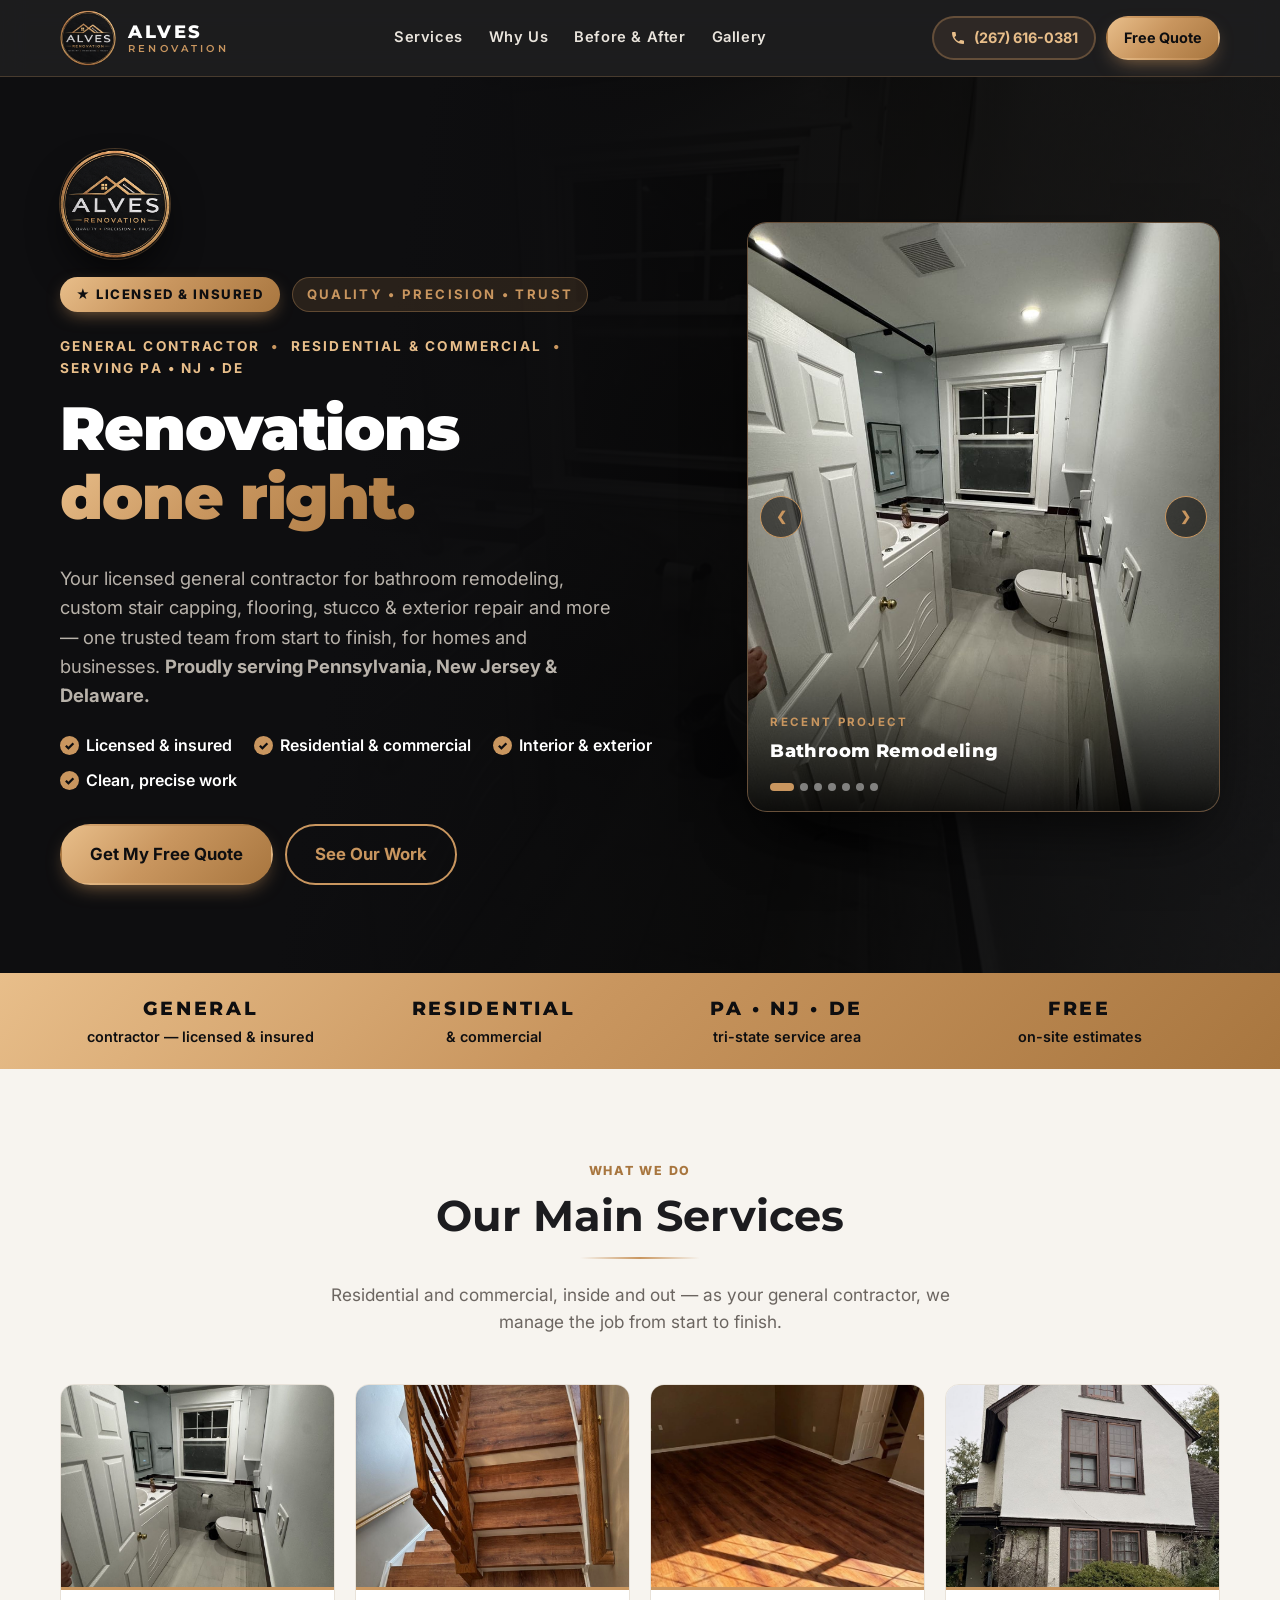
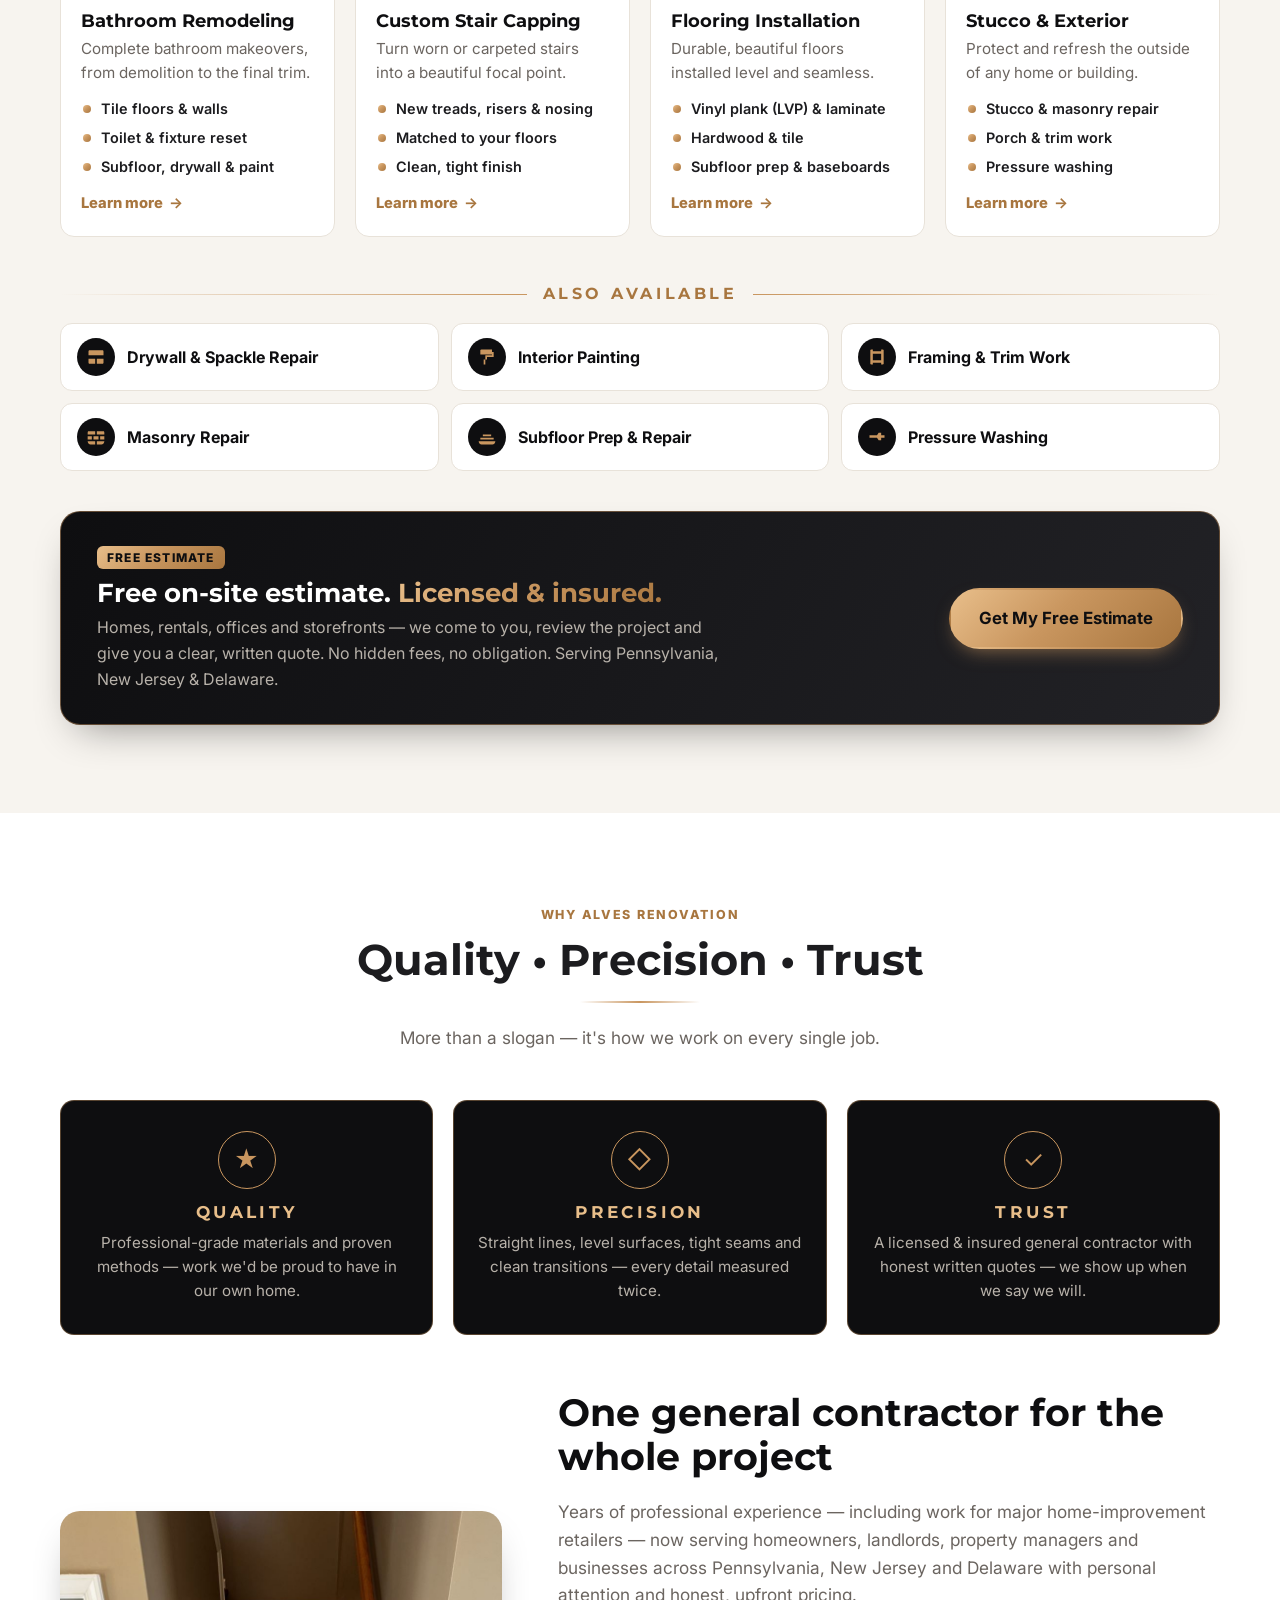
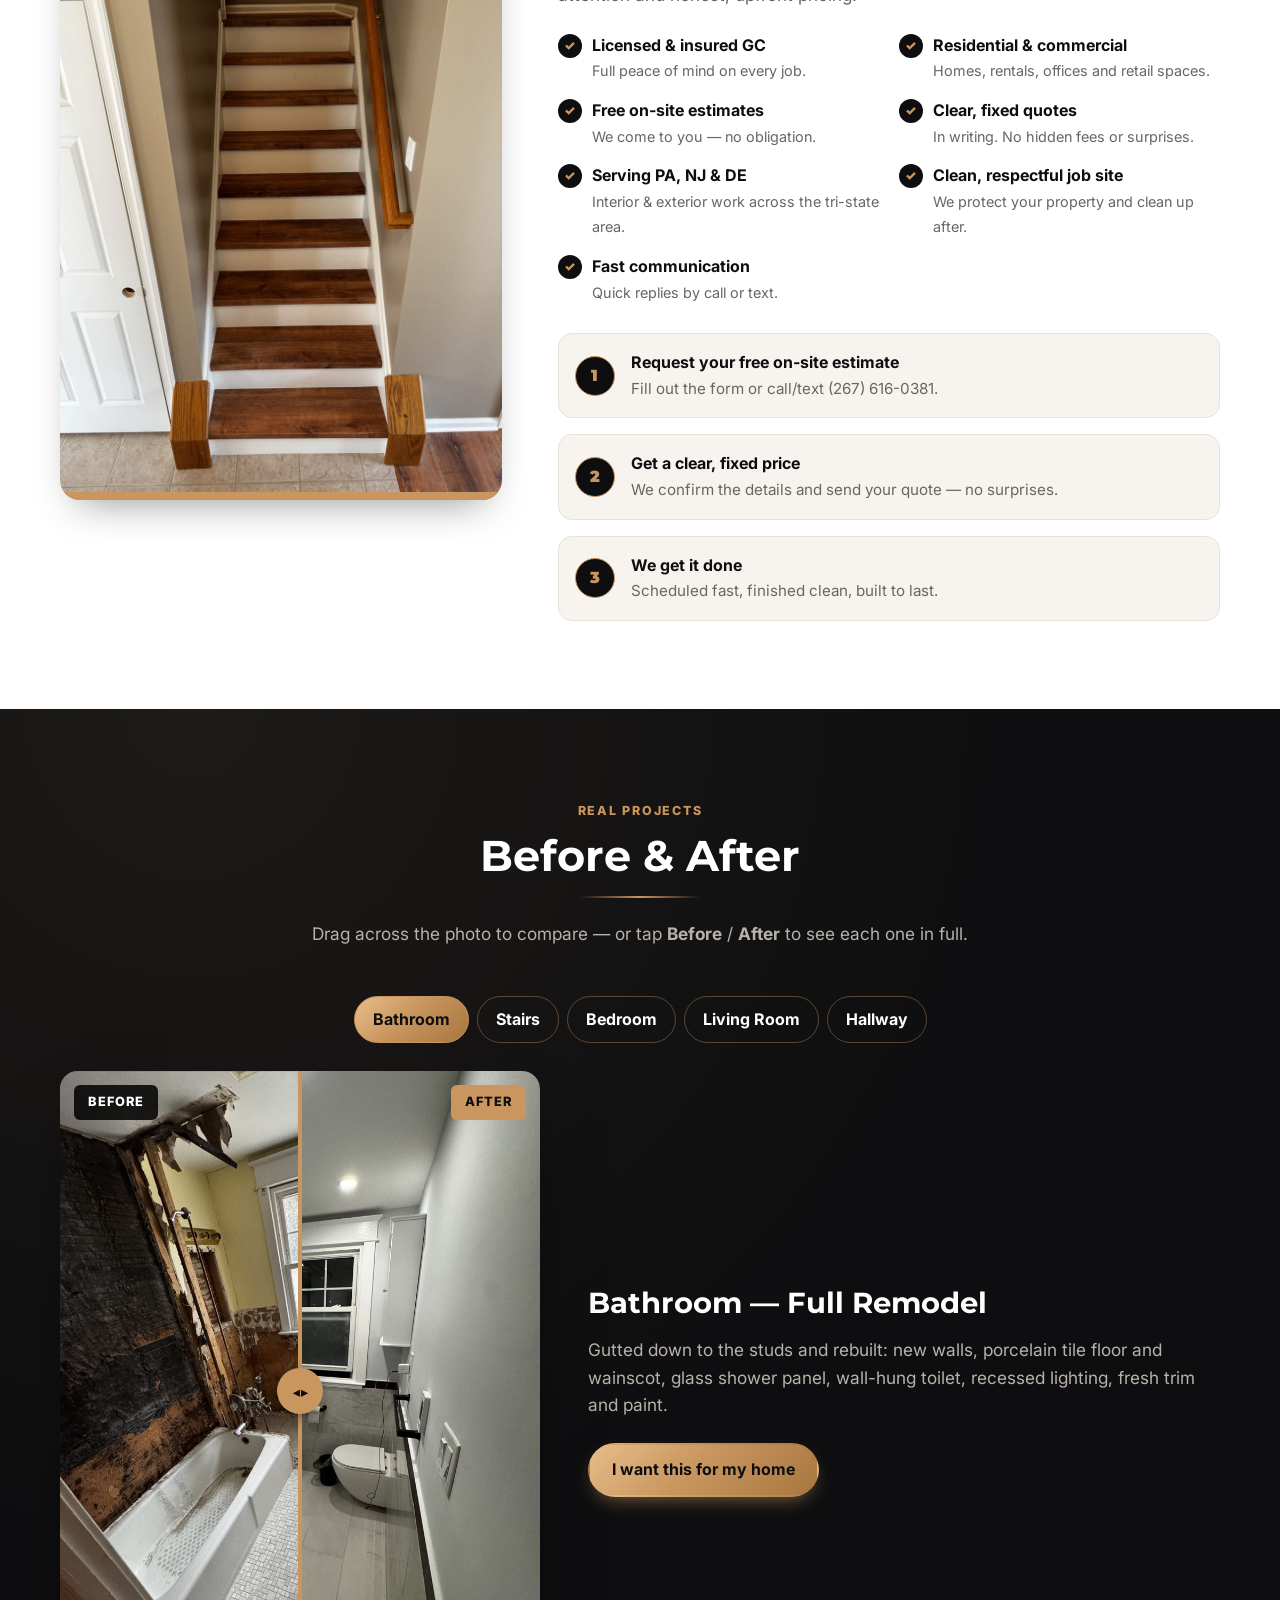
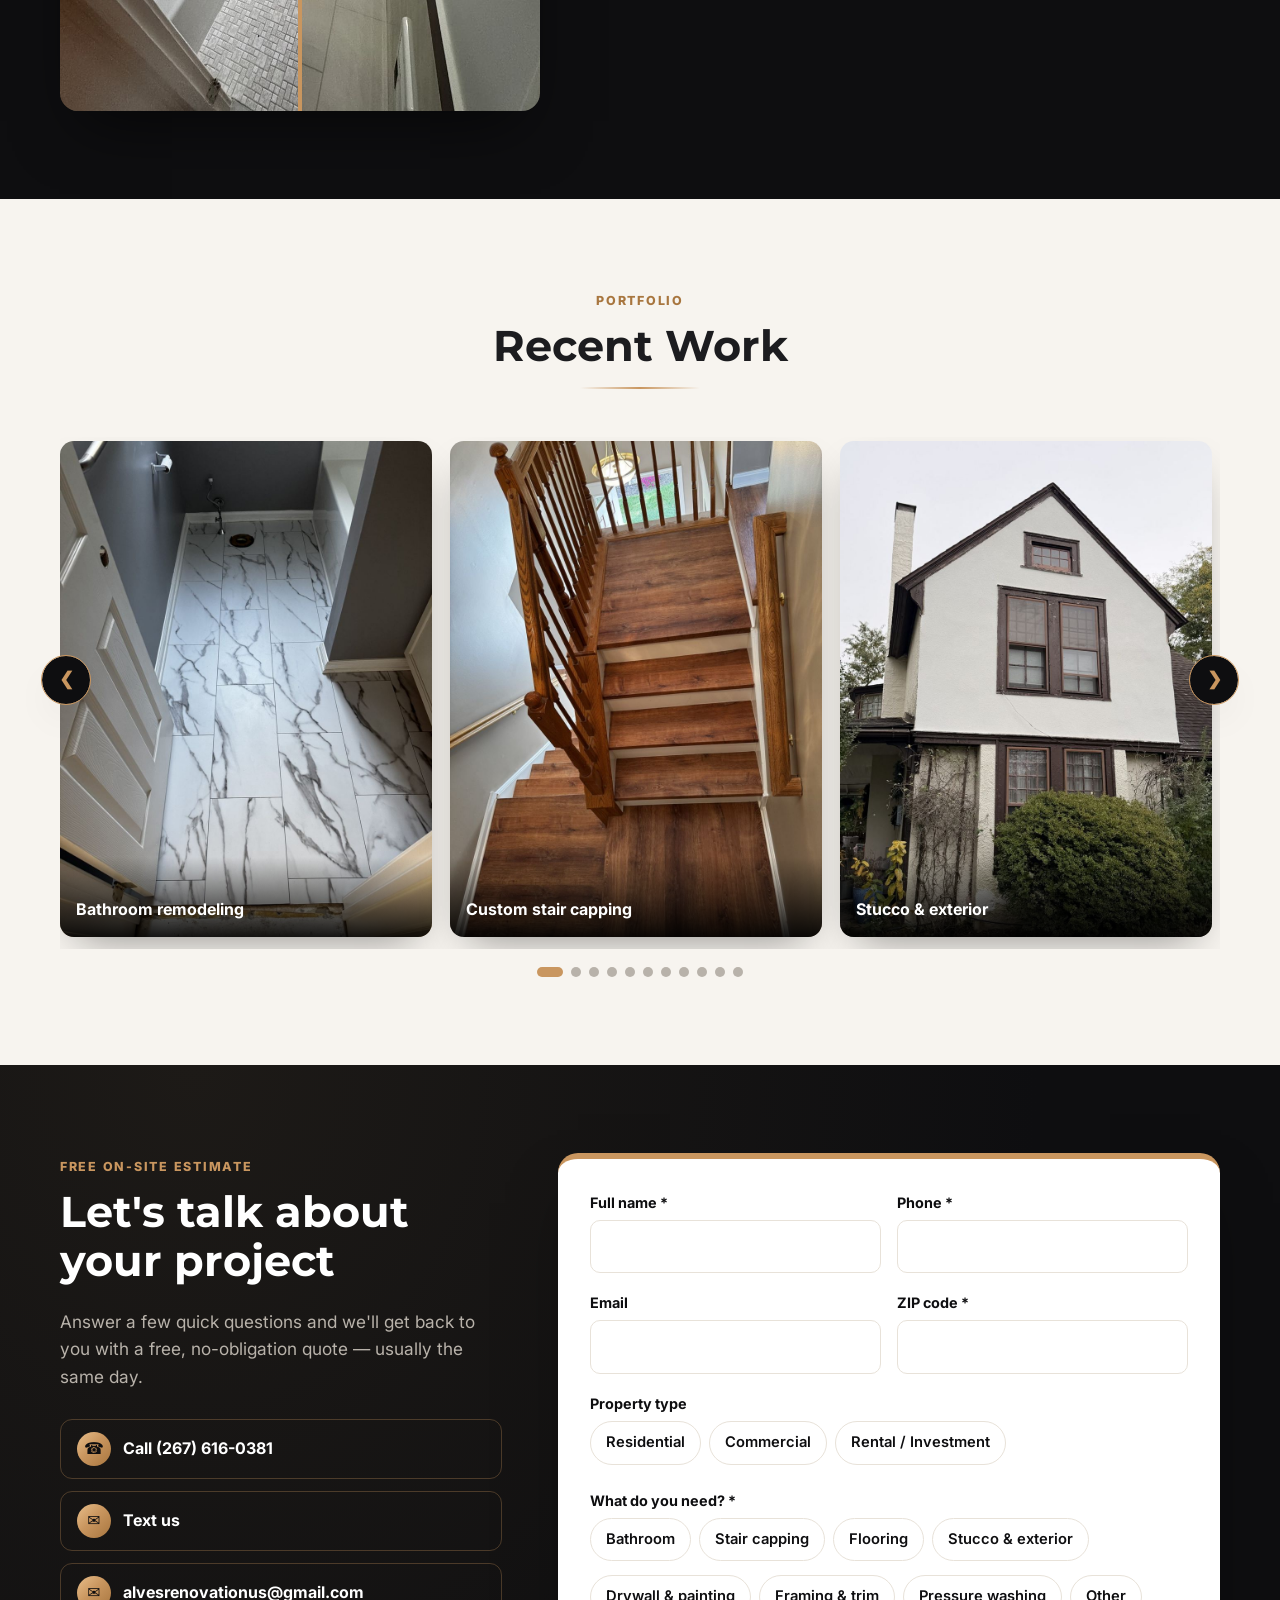
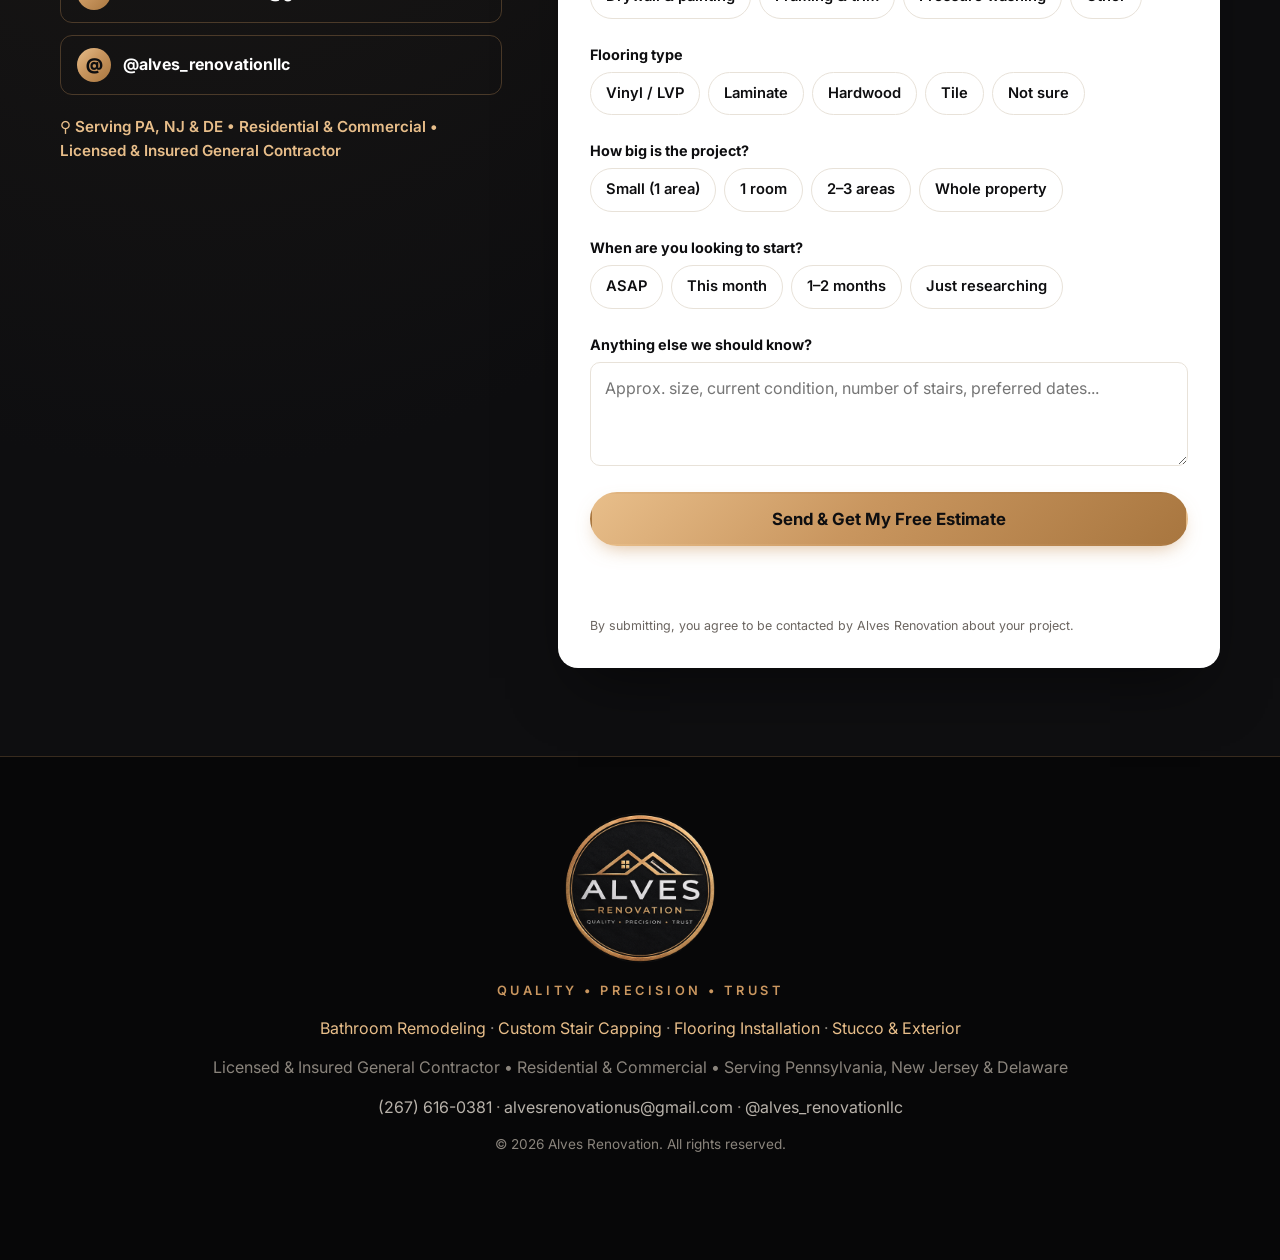
<file: index.html>
<!DOCTYPE html>
<html lang="en">
<head>
  <meta charset="utf-8" />
  <meta name="viewport" content="width=device-width, initial-scale=1" />
  <title>Alves Renovation | General Contractor in PA, NJ &amp; DE &mdash; Residential &amp; Commercial</title>
  <meta name="description" content="Alves Renovation is a licensed &amp; insured general contractor for residential and commercial projects in Pennsylvania, New Jersey and Delaware: bathroom remodeling, custom stair capping, flooring, stucco &amp; exterior, drywall, painting, framing &amp; trim and pressure washing. Free on-site estimates." />
  <meta property="og:title" content="Alves Renovation | Quality &bull; Precision &bull; Trust" />
  <meta property="og:description" content="Licensed general contractor &mdash; residential &amp; commercial. Bathrooms, stair capping, flooring, stucco &amp; exterior and more. Serving PA, NJ &amp; DE." />
  <meta property="og:image" content="https://alvesrenovations.com/assets/logo-full.jpg" />
  <meta property="og:url" content="https://alvesrenovations.com/" />
  <link rel="canonical" href="https://alvesrenovations.com/" />
  <meta name="theme-color" content="#0E0E10" />
  <link rel="icon" href="assets/favicon.png" type="image/png" />
  <link rel="apple-touch-icon" href="assets/logo-sm.png" />
  <link rel="preconnect" href="https://fonts.googleapis.com" />
  <link rel="preconnect" href="https://fonts.gstatic.com" crossorigin />
  <link href="https://fonts.googleapis.com/css2?family=Inter:wght@400;500;600;700;800&family=Montserrat:wght@700;800;900&display=swap" rel="stylesheet" />
  <link rel="stylesheet" href="css/styles.css" />
  <script type="application/ld+json">
  {
    "@context": "https://schema.org",
    "@type": "GeneralContractor",
    "name": "Alves Renovation",
    "slogan": "Quality \u2022 Precision \u2022 Trust",
    "image": "https://alvesrenovations.com/assets/logo-full.jpg",
    "url": "https://alvesrenovations.com/",
    "telephone": "+1-267-616-0381",
    "email": "alvesrenovationus@gmail.com",
    "areaServed": [
      { "@type": "State", "name": "Pennsylvania" },
      { "@type": "State", "name": "New Jersey" },
      { "@type": "State", "name": "Delaware" }
    ],
    "sameAs": ["https://www.instagram.com/alves_renovationllc/"],
    "knowsAbout": ["Bathroom remodeling", "Custom stair capping", "Flooring installation", "Stucco and masonry repair", "Drywall repair", "Interior painting", "Framing and trim", "Pressure washing", "Commercial renovation", "Residential renovation"]
  }
  </script>
</head>
<body>

  <!-- ===== HEADER ===== -->
  <header class="header" id="top">
    <div class="container header__inner">
      <a href="#top" class="brand" aria-label="Alves Renovation home">
        <img src="assets/logo-sm.png" alt="Alves Renovation logo" class="brand__logo" width="56" height="56" />
        <span class="brand__name"><strong>Alves</strong><small>Renovation</small></span>
      </a>
      <nav class="nav" id="nav">
        <a href="#services">Services</a>
        <a href="#why">Why Us</a>
        <a href="#before-after">Before &amp; After</a>
        <a href="#gallery">Gallery</a>
        <a href="#quote" class="nav__cta-mobile">Free Quote</a>
      </nav>
      <div class="header__actions">
        <a href="tel:+12676160381" class="btn btn--ghost btn--sm header__phone">
          <svg class="icon" viewBox="0 0 24 24" aria-hidden="true"><path d="M6.6 10.8a15.1 15.1 0 0 0 6.6 6.6l2.2-2.2c.3-.3.7-.4 1-.2 1.1.4 2.3.6 3.6.6.6 0 1 .4 1 1V20c0 .6-.4 1-1 1A17 17 0 0 1 3 4c0-.6.4-1 1-1h3.5c.6 0 1 .4 1 1 0 1.3.2 2.5.6 3.6.1.3 0 .7-.2 1l-2.3 2.2z"/></svg>
          (267) 616-0381
        </a>
        <a href="#quote" class="btn btn--primary btn--sm">Free Quote</a>
        <button class="menu-toggle" id="menuToggle" aria-label="Open menu" aria-expanded="false"><span></span><span></span><span></span></button>
      </div>
    </div>
  </header>

  <!-- ===== HERO ===== -->
  <section class="hero">
    <div class="hero__bg" aria-hidden="true">
      <img src="assets/img/bathroom-after.jpg" alt="" />
    </div>
    <div class="container hero__grid">
      <div class="hero__copy">
        <img src="assets/logo.png" alt="Alves Renovation — Quality, Precision, Trust" class="hero__logo" width="110" height="110" />
        <span class="badge-li">&#9733; Licensed &amp; Insured</span>
        <span class="pill">Quality &bull; Precision &bull; Trust</span>
        <p class="hero__kicker"><span>General Contractor</span> <i>&bull;</i> <span>Residential &amp; Commercial</span> <i>&bull;</i> <span>Serving PA &bull; NJ &bull; DE</span></p>
        <h1>Renovations<br /><span class="accent">done right.</span></h1>
        <p class="lead">Your licensed general contractor for bathroom remodeling, custom stair capping, flooring, stucco &amp; exterior repair and more &mdash; one trusted team from start to finish, for homes and businesses. <strong>Proudly serving Pennsylvania, New Jersey &amp; Delaware.</strong></p>
        <ul class="hero__checks">
          <li>Licensed &amp; insured</li>
          <li>Residential &amp; commercial</li>
          <li>Interior &amp; exterior</li>
          <li>Clean, precise work</li>
        </ul>
        <div class="hero__ctas">
          <a href="#quote" class="btn btn--primary btn--lg">Get My Free Quote</a>
          <a href="#before-after" class="btn btn--outline btn--lg">See Our Work</a>
        </div>
      </div>

      <!-- Hero photo slider -->
      <div class="hero-slider" id="heroSlider" aria-roledescription="carousel" aria-label="Our work">
        <figure class="hero-slide is-active">
          <img src="assets/img/bathroom-after.jpg" alt="Fully remodeled bathroom with tile, glass shower panel and new fixtures" />
          <figcaption>Bathroom Remodeling</figcaption>
        </figure>
        <figure class="hero-slide">
          <img src="assets/img/gallery-stairs.jpg" alt="Staircase with custom stair capping" loading="lazy" />
          <figcaption>Custom Stair Capping</figcaption>
        </figure>
        <figure class="hero-slide">
          <img src="assets/img/exterior-stucco.jpg" alt="House exterior after stucco repair" loading="lazy" />
          <figcaption>Stucco &amp; Exterior</figcaption>
        </figure>
        <figure class="hero-slide">
          <img src="assets/img/hero-flooring.jpg" alt="Living room with new plank flooring" loading="lazy" />
          <figcaption>Flooring Installation</figcaption>
        </figure>
        <figure class="hero-slide">
          <img src="assets/img/stairs-after.jpg" alt="Stairs with new treads and white risers" loading="lazy" />
          <figcaption>Stair Capping &amp; Trim</figcaption>
        </figure>
        <figure class="hero-slide">
          <img src="assets/img/exterior-porch.jpg" alt="Porch and trim repair" loading="lazy" />
          <figcaption>Porch, Trim &amp; Masonry</figcaption>
        </figure>
        <figure class="hero-slide">
          <img src="assets/img/gallery-bath-tile.jpg" alt="Bathroom tile floor" loading="lazy" />
          <figcaption>Bathroom Tile</figcaption>
        </figure>
        <button class="hero-slider__btn hero-slider__btn--prev" aria-label="Previous photo">&#10094;</button>
        <button class="hero-slider__btn hero-slider__btn--next" aria-label="Next photo">&#10095;</button>
        <div class="hero-slider__dots" aria-hidden="true"></div>
      </div>
    </div>
  </section>

  <!-- ===== TRUST BAR ===== -->
  <section class="trust">
    <div class="container trust__grid">
      <div><strong>General</strong><span>contractor &mdash; licensed &amp; insured</span></div>
      <div><strong>Residential</strong><span>&amp; commercial</span></div>
      <div><strong>PA &bull; NJ &bull; DE</strong><span>tri-state service area</span></div>
      <div><strong>Free</strong><span>on-site estimates</span></div>
    </div>
  </section>

  <!-- ===== SERVICES ===== -->
  <section class="section" id="services">
    <div class="container">
      <header class="section__head">
        <span class="eyebrow">What we do</span>
        <h2>Our Main Services</h2>
        <p>Residential and commercial, inside and out &mdash; as your general contractor, we manage the job from start to finish.</p>
      </header>
      <div class="main-services">
        <article class="main-service">
          <div class="main-service__img"><img src="assets/img/bathroom-after.jpg" alt="Fully remodeled bathroom with tile, glass shower panel and new fixtures" loading="lazy" /></div>
          <div class="main-service__body">
            <h3><a href="bathroom-remodeling.html">Bathroom Remodeling</a></h3>
            <p>Complete bathroom makeovers, from demolition to the final trim.</p>
            <ul><li>Tile floors &amp; walls</li><li>Toilet &amp; fixture reset</li><li>Subfloor, drywall &amp; paint</li></ul>
            <a class="main-service__link" href="bathroom-remodeling.html" aria-label="Learn more about Bathroom Remodeling">Learn more <b aria-hidden="true">&rarr;</b></a>
          </div>
        </article>
        <article class="main-service">
          <div class="main-service__img"><img src="assets/img/gallery-stairs.jpg" alt="Staircase with new wood-look stair capping" loading="lazy" /></div>
          <div class="main-service__body">
            <h3><a href="stair-capping.html">Custom Stair Capping</a></h3>
            <p>Turn worn or carpeted stairs into a beautiful focal point.</p>
            <ul><li>New treads, risers &amp; nosing</li><li>Matched to your floors</li><li>Clean, tight finish</li></ul>
            <a class="main-service__link" href="stair-capping.html" aria-label="Learn more about Custom Stair Capping">Learn more <b aria-hidden="true">&rarr;</b></a>
          </div>
        </article>
        <article class="main-service">
          <div class="main-service__img"><img src="assets/img/hero-flooring.jpg" alt="Living room with new wood-look plank floor" loading="lazy" /></div>
          <div class="main-service__body">
            <h3><a href="flooring.html">Flooring Installation</a></h3>
            <p>Durable, beautiful floors installed level and seamless.</p>
            <ul><li>Vinyl plank (LVP) &amp; laminate</li><li>Hardwood &amp; tile</li><li>Subfloor prep &amp; baseboards</li></ul>
            <a class="main-service__link" href="flooring.html" aria-label="Learn more about Flooring Installation">Learn more <b aria-hidden="true">&rarr;</b></a>
          </div>
        </article>
        <article class="main-service">
          <div class="main-service__img"><img src="assets/img/exterior-stucco.jpg" alt="House exterior after stucco repair" loading="lazy" /></div>
          <div class="main-service__body">
            <h3><a href="stucco-exterior.html">Stucco &amp; Exterior</a></h3>
            <p>Protect and refresh the outside of any home or building.</p>
            <ul><li>Stucco &amp; masonry repair</li><li>Porch &amp; trim work</li><li>Pressure washing</li></ul>
            <a class="main-service__link" href="stucco-exterior.html" aria-label="Learn more about Stucco &amp; Exterior">Learn more <b aria-hidden="true">&rarr;</b></a>
          </div>
        </article>
      </div>

      <h3 class="services__group">Also available</h3>
      <div class="mini-services">
          <div class="mini-service"><svg viewBox="0 0 24 24" aria-hidden="true"><path d="M3 4h18v6H3zM3 14h8v6H3zM13 14h8v6h-8z"/></svg><span>Drywall &amp; Spackle Repair</span></div>
          <div class="mini-service"><svg viewBox="0 0 24 24" aria-hidden="true"><path d="M4 3h14v6H4zM18 6h2v6h-8v3h-2v6H8v-6h2v-5h8z"/></svg><span>Interior Painting</span></div>
          <div class="mini-service"><svg viewBox="0 0 24 24" aria-hidden="true"><path d="M4 3h3v18H4zM17 3h3v18h-3zM7 5h10v3H7zM7 16h10v3H7z"/></svg><span>Framing &amp; Trim Work</span></div>
          <div class="mini-service"><svg viewBox="0 0 24 24" aria-hidden="true"><path d="M2 5h9v4H2zM13 5h9v4h-9zM2 11h5v4H2zM9 11h6v4H9zM17 11h5v4h-5zM2 17h9v4H2zM13 17h9v4h-9z"/></svg><span>Masonry Repair</span></div>
          <div class="mini-service"><svg viewBox="0 0 24 24" aria-hidden="true"><path d="M2 17h20v4H2zM4 13h16v2H4zM7 9h10v2H7z"/></svg><span>Subfloor Prep &amp; Repair</span></div>
          <div class="mini-service"><svg viewBox="0 0 24 24" aria-hidden="true"><path d="M3 10h9l2-3h3v3h4v3h-4v3h-3l-2-3H3z"/></svg><span>Pressure Washing</span></div>
      </div>

      <div class="offer">
        <div>
          <span class="offer__tag">Free estimate</span>
          <h3>Free on-site estimate. <span class="accent">Licensed &amp; insured.</span></h3>
          <p>Homes, rentals, offices and storefronts &mdash; we come to you, review the project and give you a clear, written quote. No hidden fees, no obligation. Serving Pennsylvania, New Jersey &amp; Delaware.</p>
        </div>
        <a href="#quote" class="btn btn--primary btn--lg">Get My Free Estimate</a>
      </div>
    </div>
  </section>

  <!-- ===== WHY US ===== -->
  <section class="section section--alt" id="why">
    <div class="container">
      <header class="section__head">
        <span class="eyebrow">Why Alves Renovation</span>
        <h2>Quality &bull; Precision &bull; Trust</h2>
        <p>More than a slogan &mdash; it's how we work on every single job.</p>
      </header>
      <div class="values">
        <article class="value">
          <div class="value__icon">&#9733;</div>
          <h3>Quality</h3>
          <p>Professional-grade materials and proven methods &mdash; work we'd be proud to have in our own home.</p>
        </article>
        <article class="value">
          <div class="value__icon">&#9671;</div>
          <h3>Precision</h3>
          <p>Straight lines, level surfaces, tight seams and clean transitions &mdash; every detail measured twice.</p>
        </article>
        <article class="value">
          <div class="value__icon">&#10003;</div>
          <h3>Trust</h3>
          <p>A licensed &amp; insured general contractor with honest written quotes &mdash; we show up when we say we will.</p>
        </article>
      </div>
    </div>
    <div class="container why">
      <div class="why__photo">
        <img src="assets/img/stairs-after.jpg" alt="Staircase finished by Alves Renovation" loading="lazy" />
      </div>
      <div class="why__copy">
        <h2>One general contractor for the whole project</h2>
        <p>Years of professional experience &mdash; including work for major home-improvement retailers &mdash; now serving homeowners, landlords, property managers and businesses across Pennsylvania, New Jersey and Delaware with personal attention and honest, upfront pricing.</p>
        <ul class="qualities">
          <li><strong>Licensed &amp; insured GC</strong><span>Full peace of mind on every job.</span></li>
          <li><strong>Residential &amp; commercial</strong><span>Homes, rentals, offices and retail spaces.</span></li>
          <li><strong>Free on-site estimates</strong><span>We come to you &mdash; no obligation.</span></li>
          <li><strong>Clear, fixed quotes</strong><span>In writing. No hidden fees or surprises.</span></li>
          <li><strong>Serving PA, NJ &amp; DE</strong><span>Interior &amp; exterior work across the tri-state area.</span></li>
          <li><strong>Clean, respectful job site</strong><span>We protect your property and clean up after.</span></li>
          <li><strong>Fast communication</strong><span>Quick replies by call or text.</span></li>
        </ul>
        <ol class="steps">
          <li><strong>Request your free on-site estimate</strong><span>Fill out the form or call/text (267) 616-0381.</span></li>
          <li><strong>Get a clear, fixed price</strong><span>We confirm the details and send your quote &mdash; no surprises.</span></li>
          <li><strong>We get it done</strong><span>Scheduled fast, finished clean, built to last.</span></li>
        </ol>
      </div>
    </div>
  </section>

  <!-- ===== BEFORE & AFTER ===== -->
  <section class="section section--dark" id="before-after">
    <div class="container">
      <header class="section__head">
        <span class="eyebrow">Real projects</span>
        <h2>Before &amp; After</h2>
        <p>Drag across the photo to compare &mdash; or tap <strong>Before</strong> / <strong>After</strong> to see each one in full.</p>
      </header>

      <div class="ba-tabs" role="tablist">
        <button class="ba-tab is-active" role="tab" data-ba="0">Bathroom</button>
        <button class="ba-tab" role="tab" data-ba="1">Stairs</button>
        <button class="ba-tab" role="tab" data-ba="2">Bedroom</button>
        <button class="ba-tab" role="tab" data-ba="3">Living Room</button>
        <button class="ba-tab" role="tab" data-ba="4">Hallway</button>
      </div>

      <div class="ba-stage">
        <div class="ba" id="ba">
          <img class="ba__img ba__after" src="assets/img/bathroom-after.jpg" alt="After: remodeled bathroom" />
          <div class="ba__before-wrap">
            <img class="ba__img ba__before" src="assets/img/bathroom-before.jpg" alt="Before: bathroom demolition" />
          </div>
          <button type="button" class="ba__label ba__label--before" aria-label="Show full before photo">Before</button>
          <button type="button" class="ba__label ba__label--after" aria-label="Show full after photo">After</button>
          <div class="ba__handle" aria-hidden="true"><span></span></div>
          <input class="ba__range" type="range" min="0" max="100" step="1" value="50" aria-label="Before and after comparison slider" />
        </div>
        <div class="ba-info">
          <h3 id="baTitle">Bathroom &mdash; Full Remodel</h3>
          <p id="baText">Gutted down to the studs and rebuilt: new walls, porcelain tile floor and wainscot, glass shower panel, wall-hung toilet, recessed lighting, fresh trim and paint.</p>
          <a href="#quote" class="btn btn--primary">I want this for my home</a>
        </div>
      </div>
    </div>
  </section>

  <!-- ===== GALLERY / SLIDES ===== -->
  <section class="section" id="gallery">
    <div class="container">
      <header class="section__head">
        <span class="eyebrow">Portfolio</span>
        <h2>Recent Work</h2>
      </header>
      <div class="carousel" id="carousel">
        <button class="carousel__btn carousel__btn--prev" aria-label="Previous photo">&#10094;</button>
        <div class="carousel__track">
          <figure class="slide"><img src="assets/img/gallery-bath-tile.jpg" alt="Remodeled bathroom with marble-look tile" loading="lazy" /><figcaption>Bathroom remodeling</figcaption></figure>
          <figure class="slide"><img src="assets/img/gallery-stairs.jpg" alt="Stairs with new wood-look treads" loading="lazy" /><figcaption>Custom stair capping</figcaption></figure>
          <figure class="slide"><img src="assets/img/exterior-stucco.jpg" alt="House exterior after stucco repair" loading="lazy" /><figcaption>Stucco &amp; exterior</figcaption></figure>
          <figure class="slide"><img src="assets/img/hero-flooring.jpg" alt="Living room with new wood-look plank floor" loading="lazy" /><figcaption>Flooring installation</figcaption></figure>
          <figure class="slide"><img src="assets/img/stairs-after.jpg" alt="Staircase with new treads and white risers" loading="lazy" /><figcaption>Stair capping &amp; trim</figcaption></figure>
          <figure class="slide"><img src="assets/img/exterior-porch.jpg" alt="Porch exterior and trim repair in progress" loading="lazy" /><figcaption>Porch, trim &amp; masonry</figcaption></figure>
          <figure class="slide"><img src="assets/img/gallery-crew.jpg" alt="Alves Renovation working on drywall" loading="lazy" /><figcaption>Framing, drywall &amp; spackle</figcaption></figure>
          <figure class="slide"><img src="assets/img/gallery-basement.jpg" alt="Finished basement with plank floor" loading="lazy" /><figcaption>Basement renovation</figcaption></figure>
          <figure class="slide"><img src="assets/img/exterior-work.jpg" alt="Exterior repair with scaffolding" loading="lazy" /><figcaption>Exterior repair</figcaption></figure>
          <figure class="slide"><img src="assets/img/gallery-closet.jpg" alt="Walk-in closet with new gray floor" loading="lazy" /><figcaption>Closet makeover</figcaption></figure>
          <figure class="slide"><img src="assets/img/gallery-hallway.jpg" alt="Hallway with new floor and trim" loading="lazy" /><figcaption>Hallway &amp; trim</figcaption></figure>
        </div>
        <button class="carousel__btn carousel__btn--next" aria-label="Next photo">&#10095;</button>
        <div class="carousel__dots" aria-hidden="true"></div>
      </div>
    </div>
  </section>

  <!-- ===== LEAD CAPTURE ===== -->
  <section class="section section--dark" id="quote">
    <div class="container quote">
      <div class="quote__copy">
        <span class="eyebrow">Free on-site estimate</span>
        <h2>Let's talk about your project</h2>
        <p>Answer a few quick questions and we'll get back to you with a free, no-obligation quote &mdash; usually the same day.</p>
        <ul class="contact-list">
          <li><a href="tel:+12676160381"><span class="contact-list__icon">&#9742;</span> Call (267) 616-0381</a></li>
          <li><a href="sms:+12676160381"><span class="contact-list__icon">&#9993;</span> Text us</a></li>
          <li><a href="mailto:alvesrenovationus@gmail.com"><span class="contact-list__icon">&#9993;</span> alvesrenovationus@gmail.com</a></li>
          <li><a href="https://www.instagram.com/alves_renovationllc/" target="_blank" rel="noopener"><span class="contact-list__icon">@</span> @alves_renovationllc</a></li>
        </ul>
        <p class="service-area">&#9906; Serving PA, NJ &amp; DE &bull; Residential &amp; Commercial &bull; Licensed &amp; Insured General Contractor</p>
      </div>

      <form class="quote__form lead-form js-lead-form" data-source="quote-section" novalidate>
        <div class="field-row">
          <div class="field">
            <label for="f-name">Full name *</label>
            <input id="f-name" name="name" type="text" autocomplete="name" required />
          </div>
          <div class="field">
            <label for="f-phone">Phone *</label>
            <input id="f-phone" name="phone" type="tel" inputmode="tel" autocomplete="tel" required />
          </div>
        </div>
        <div class="field-row">
          <div class="field">
            <label for="f-email">Email</label>
            <input id="f-email" name="email" type="email" autocomplete="email" />
          </div>
          <div class="field">
            <label for="f-zip">ZIP code *</label>
            <input id="f-zip" name="zip" type="text" inputmode="numeric" maxlength="10" autocomplete="postal-code" required />
          </div>
        </div>

        <fieldset class="field">
          <legend>Property type</legend>
          <div class="chips">
            <label class="chip"><input type="radio" name="property" value="Residential" /><span>Residential</span></label>
            <label class="chip"><input type="radio" name="property" value="Commercial" /><span>Commercial</span></label>
            <label class="chip"><input type="radio" name="property" value="Rental / Investment" /><span>Rental / Investment</span></label>
          </div>
        </fieldset>

        <fieldset class="field">
          <legend>What do you need? *</legend>
          <div class="chips">
            <label class="chip"><input type="radio" name="service" value="Bathroom remodeling" required /><span>Bathroom</span></label>
            <label class="chip"><input type="radio" name="service" value="Custom stair capping" /><span>Stair capping</span></label>
            <label class="chip"><input type="radio" name="service" value="Flooring installation" /><span>Flooring</span></label>
            <label class="chip"><input type="radio" name="service" value="Stucco & masonry repair" /><span>Stucco &amp; exterior</span></label>
            <label class="chip"><input type="radio" name="service" value="Drywall / spackle / painting" /><span>Drywall &amp; painting</span></label>
            <label class="chip"><input type="radio" name="service" value="Framing & trim work" /><span>Framing &amp; trim</span></label>

            <label class="chip"><input type="radio" name="service" value="Pressure washing" /><span>Pressure washing</span></label>
            <label class="chip"><input type="radio" name="service" value="Other / not sure" /><span>Other</span></label>
          </div>
        </fieldset>

        <fieldset class="field" id="flooringField">
          <legend>Flooring type</legend>
          <div class="chips">
            <label class="chip"><input type="radio" name="flooring" value="Vinyl / LVP" /><span>Vinyl / LVP</span></label>
            <label class="chip"><input type="radio" name="flooring" value="Laminate" /><span>Laminate</span></label>
            <label class="chip"><input type="radio" name="flooring" value="Hardwood" /><span>Hardwood</span></label>
            <label class="chip"><input type="radio" name="flooring" value="Tile" /><span>Tile</span></label>
            <label class="chip"><input type="radio" name="flooring" value="Not sure" /><span>Not sure</span></label>
          </div>
        </fieldset>

        <fieldset class="field">
          <legend>How big is the project?</legend>
          <div class="chips">
            <label class="chip"><input type="radio" name="size" value="Small (1 area)" /><span>Small (1 area)</span></label>
            <label class="chip"><input type="radio" name="size" value="1 room" /><span>1 room</span></label>
            <label class="chip"><input type="radio" name="size" value="2-3 areas" /><span>2&ndash;3 areas</span></label>
            <label class="chip"><input type="radio" name="size" value="Whole property" /><span>Whole property</span></label>
          </div>
        </fieldset>

        <fieldset class="field">
          <legend>When are you looking to start?</legend>
          <div class="chips">
            <label class="chip"><input type="radio" name="timeline" value="ASAP (1-2 weeks)" /><span>ASAP</span></label>
            <label class="chip"><input type="radio" name="timeline" value="This month" /><span>This month</span></label>
            <label class="chip"><input type="radio" name="timeline" value="1-2 months" /><span>1&ndash;2 months</span></label>
            <label class="chip"><input type="radio" name="timeline" value="Just researching" /><span>Just researching</span></label>
          </div>
        </fieldset>

        <div class="field">
          <label for="f-notes">Anything else we should know?</label>
          <textarea id="f-notes" name="notes" rows="3" placeholder="Approx. size, current condition, number of stairs, preferred dates..."></textarea>
        </div>

        <input type="text" name="website" class="hp" tabindex="-1" autocomplete="off" aria-hidden="true" />
        <button type="submit" class="btn btn--primary btn--lg btn--block">Send &amp; Get My Free Estimate</button>
        <p class="form-status" role="status" aria-live="polite"></p>
        <p class="fineprint">By submitting, you agree to be contacted by Alves Renovation about your project.</p>
      </form>
    </div>
  </section>

  <!-- ===== FOOTER ===== -->
  <footer class="footer">
    <div class="container footer__inner">
      <a href="#top" aria-label="Back to top">
        <img src="assets/logo.png" alt="Alves Renovation logo" class="footer__logo" width="150" height="150" loading="lazy" />
      </a>
      <p class="footer__tagline">Quality &bull; Precision &bull; Trust</p>
      <p class="footer__links"><a href="bathroom-remodeling.html">Bathroom Remodeling</a> &middot; <a href="stair-capping.html">Custom Stair Capping</a> &middot; <a href="flooring.html">Flooring Installation</a> &middot; <a href="stucco-exterior.html">Stucco &amp; Exterior</a></p>
      <p>Licensed &amp; Insured General Contractor &bull; Residential &amp; Commercial &bull; Serving Pennsylvania, New Jersey &amp; Delaware</p>
      <p class="footer__contact"><a href="tel:+12676160381">(267) 616-0381</a> &middot; <a href="mailto:alvesrenovationus@gmail.com">alvesrenovationus@gmail.com</a> &middot; <a href="https://www.instagram.com/alves_renovationllc/" target="_blank" rel="noopener">@alves_renovationllc</a></p>
      <p class="footer__copy">&copy; <span id="year"></span> Alves Renovation. All rights reserved.</p>
    </div>
  </footer>

  <!-- Sticky mobile CTA -->
  <div class="sticky-cta">
    <a href="tel:+12676160381" class="btn btn--ghost">Call</a>
    <a href="sms:+12676160381" class="btn btn--ghost">Text</a>
    <a href="#quote" class="btn btn--primary">Free Quote</a>
  </div>

  <!-- Success modal -->
  <div class="modal" id="thanks" hidden>
    <div class="modal__box" role="dialog" aria-modal="true" aria-labelledby="thanksTitle">
      <div class="modal__check">&#10003;</div>
      <h3 id="thanksTitle">Thank you!</h3>
      <p>We received your request and will contact you shortly. Need it faster? Call or text <a href="tel:+12676160381">(267) 616-0381</a>.</p>
      <button class="btn btn--primary" data-close>Close</button>
    </div>
  </div>

  <script src="js/main.js"></script>
</body>
</html>
</file>
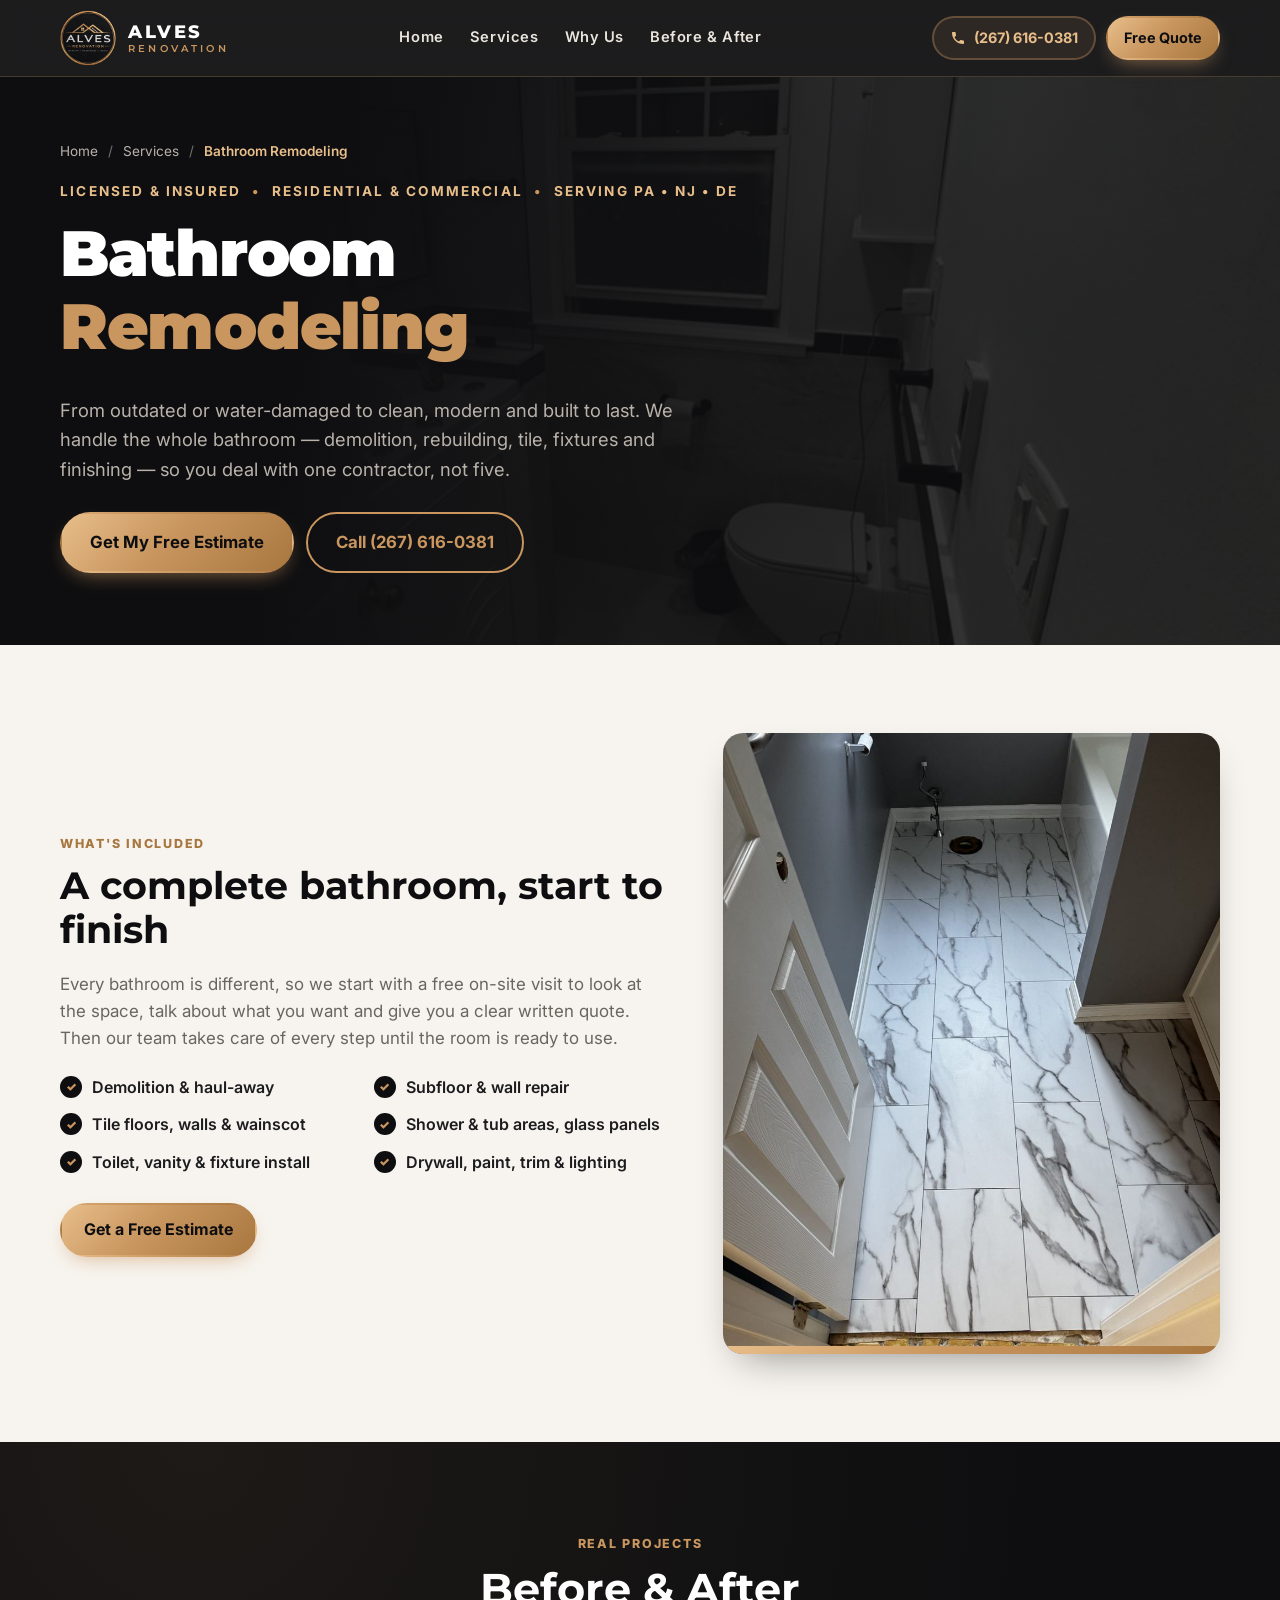
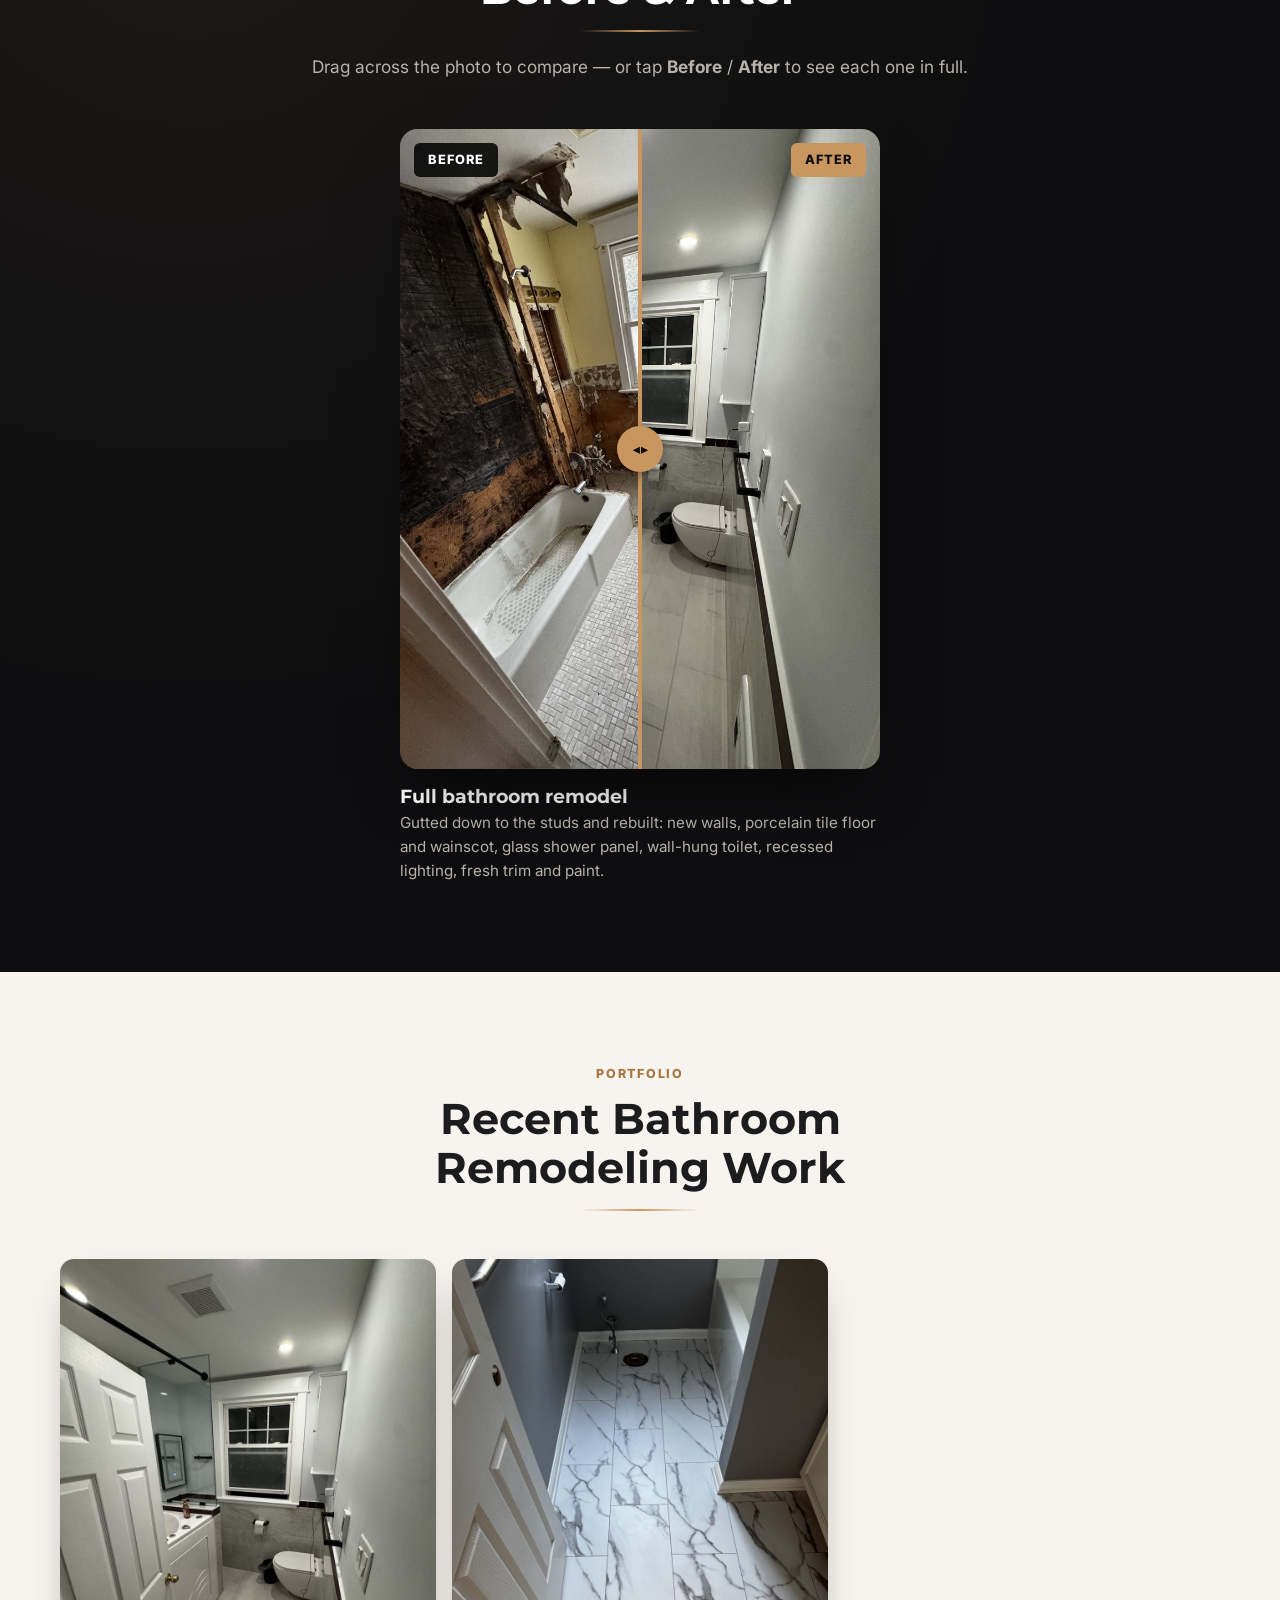
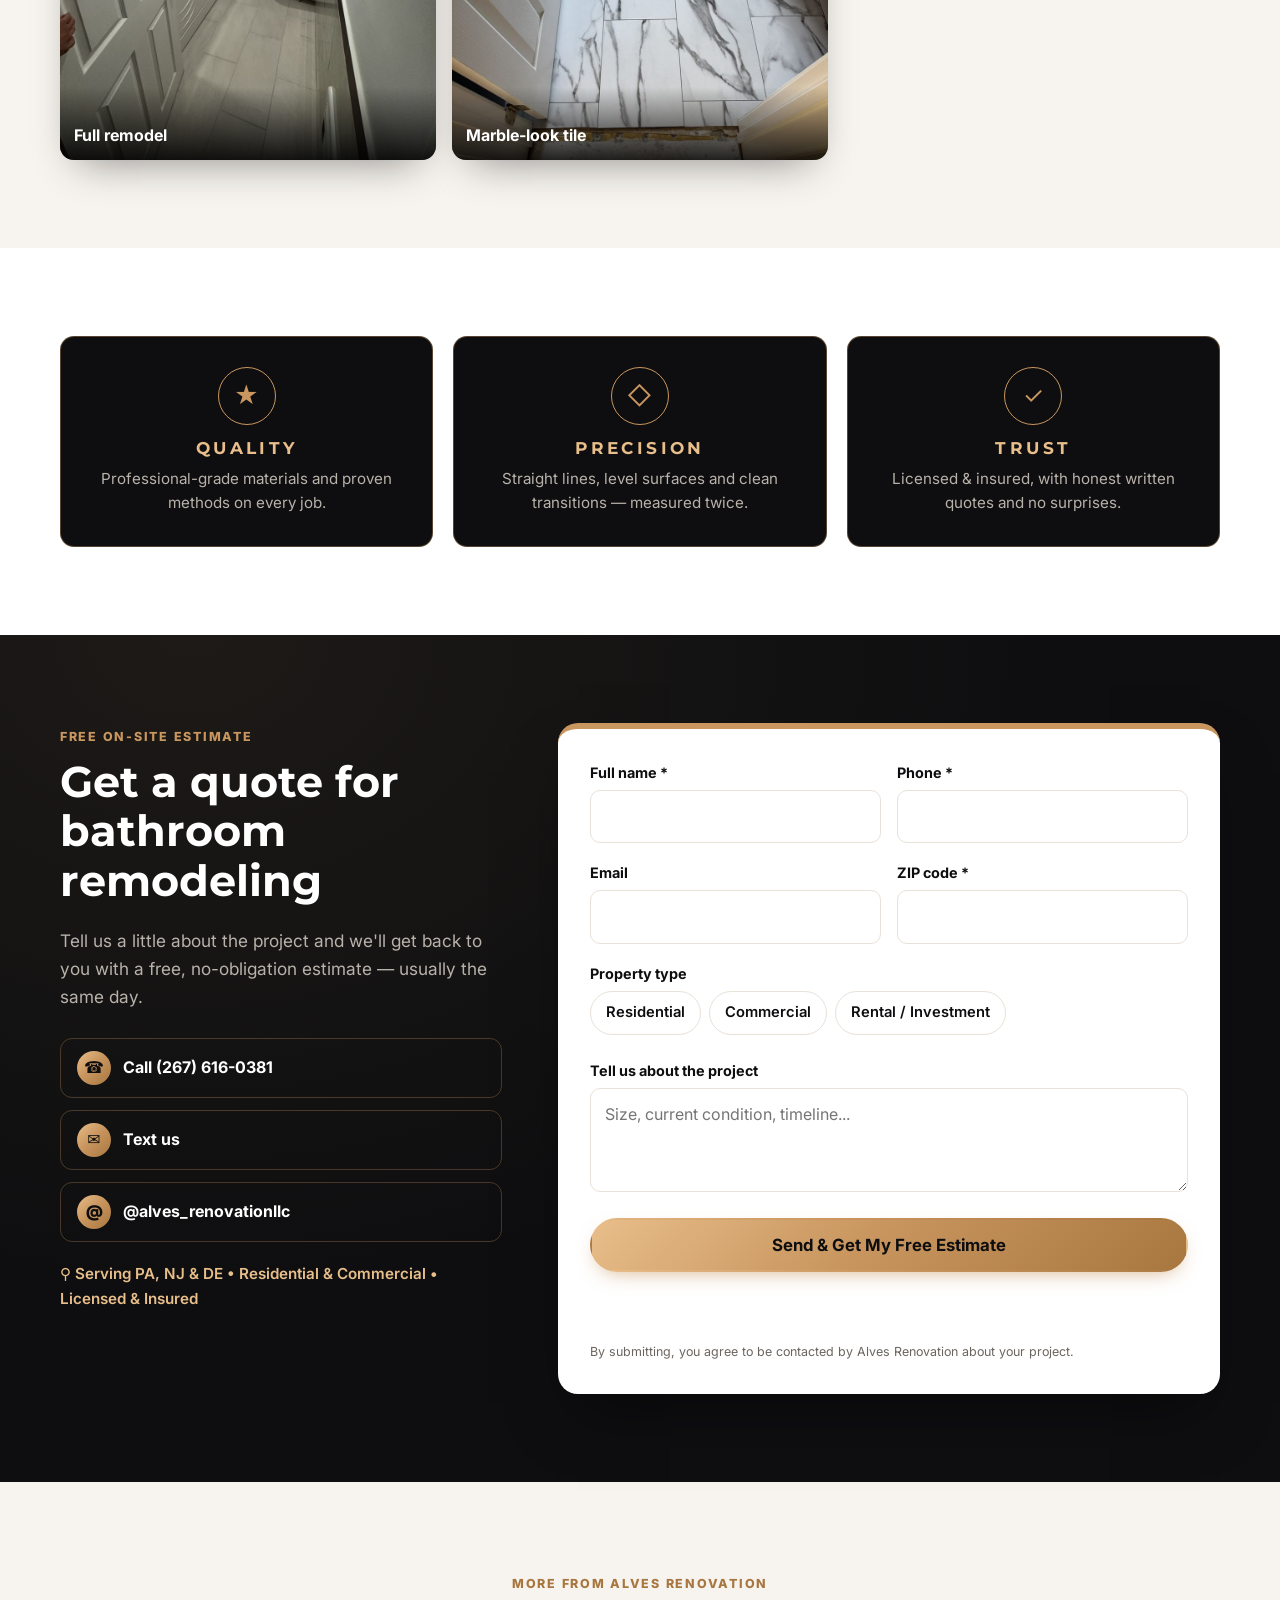
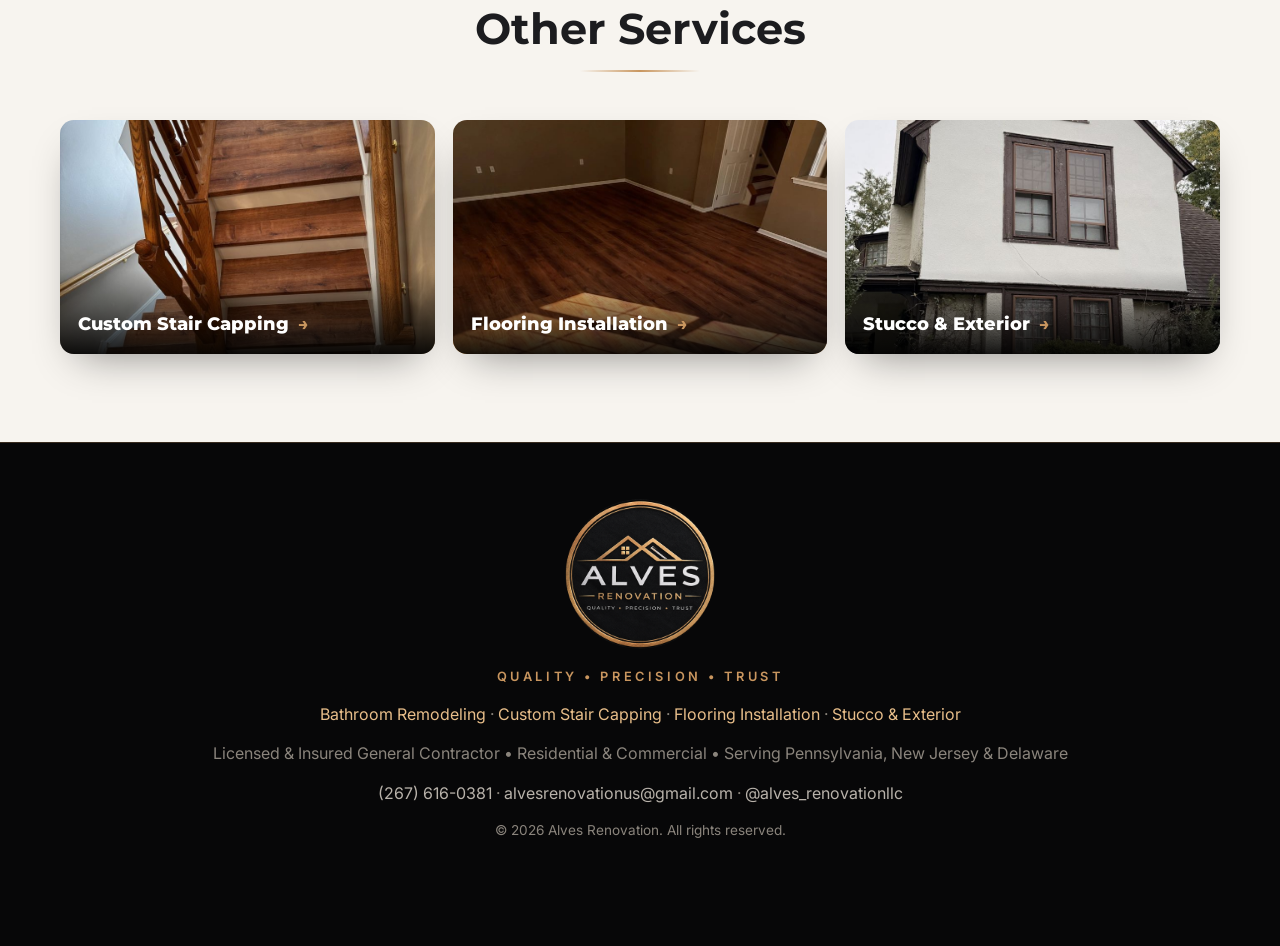
<file: bathroom-remodeling.html>
<!DOCTYPE html>
<html lang="en">
<head>
  <meta charset="utf-8" />
  <meta name="viewport" content="width=device-width, initial-scale=1" />
  <title>Bathroom Remodeling in PA, NJ &amp; DE | Alves Renovation</title>
  <meta name="description" content="Complete bathroom remodeling by a licensed &amp; insured general contractor: demolition, tile floors and walls, shower and fixtures, drywall, paint and trim. Residential &amp; commercial in Pennsylvania, New Jersey and Delaware." />
  <meta property="og:title" content="Bathroom Remodeling in PA, NJ &amp; DE | Alves Renovation" />
  <meta property="og:description" content="Complete bathroom remodeling by a licensed &amp; insured general contractor: demolition, tile floors and walls, shower and fixtures, drywall, paint and trim. Residential &amp; commercial in Pennsylvania, New Jersey and Delaware." />
  <meta property="og:image" content="https://alvesrenovations.com/assets/img/bathroom-after.jpg" />
  <meta property="og:url" content="https://alvesrenovations.com/bathroom-remodeling.html" />
  <meta property="og:type" content="website" />
  <link rel="canonical" href="https://alvesrenovations.com/bathroom-remodeling.html" />
  <meta name="theme-color" content="#0E0E10" />
  <link rel="icon" href="assets/favicon.png" type="image/png" />
  <link rel="apple-touch-icon" href="assets/logo-sm.png" />
  <link rel="preconnect" href="https://fonts.googleapis.com" />
  <link rel="preconnect" href="https://fonts.gstatic.com" crossorigin />
  <link href="https://fonts.googleapis.com/css2?family=Inter:wght@400;500;600;700;800&family=Montserrat:wght@700;800;900&display=swap" rel="stylesheet" />
  <link rel="stylesheet" href="css/styles.css" />
</head>
<body>

  <!-- ===== HEADER ===== -->
  <header class="header" id="top">
    <div class="container header__inner">
      <a href="index.html" class="brand" aria-label="Alves Renovation home">
        <img src="assets/logo-sm.png" alt="Alves Renovation logo" class="brand__logo" width="56" height="56" />
        <span class="brand__name"><strong>Alves</strong><small>Renovation</small></span>
      </a>
      <nav class="nav" id="nav">
        <a href="index.html">Home</a>
        <a href="index.html#services">Services</a>
        <a href="index.html#why">Why Us</a>
        <a href="index.html#before-after">Before &amp; After</a>
        <a href="#quote" class="nav__cta-mobile">Free Quote</a>
      </nav>
      <div class="header__actions">
        <a href="tel:+12676160381" class="btn btn--ghost btn--sm header__phone">
          <svg class="icon" viewBox="0 0 24 24" aria-hidden="true"><path d="M6.6 10.8a15.1 15.1 0 0 0 6.6 6.6l2.2-2.2c.3-.3.7-.4 1-.2 1.1.4 2.3.6 3.6.6.6 0 1 .4 1 1V20c0 .6-.4 1-1 1A17 17 0 0 1 3 4c0-.6.4-1 1-1h3.5c.6 0 1 .4 1 1 0 1.3.2 2.5.6 3.6.1.3 0 .7-.2 1l-2.3 2.2z"/></svg>
          (267) 616-0381
        </a>
        <a href="#quote" class="btn btn--primary btn--sm">Free Quote</a>
        <button class="menu-toggle" id="menuToggle" aria-label="Open menu" aria-expanded="false"><span></span><span></span><span></span></button>
      </div>
    </div>
  </header>

  <!-- ===== PAGE HERO ===== -->
  <section class="sp-hero">
    <div class="sp-hero__bg" aria-hidden="true"><img src="assets/img/bathroom-after.jpg" alt="" /></div>
    <div class="container sp-hero__inner">
      <nav class="breadcrumb" aria-label="Breadcrumb"><a href="index.html">Home</a> <span>/</span> <a href="index.html#services">Services</a> <span>/</span> <b>Bathroom Remodeling</b></nav>
      <p class="hero__kicker"><span>Licensed &amp; Insured</span> <i>&bull;</i> <span>Residential &amp; Commercial</span> <i>&bull;</i> <span>Serving PA &bull; NJ &bull; DE</span></p>
      <h1>Bathroom <span class="accent">Remodeling</span></h1>
      <p class="lead">From outdated or water-damaged to clean, modern and built to last. We handle the whole bathroom &mdash; demolition, rebuilding, tile, fixtures and finishing &mdash; so you deal with one contractor, not five.</p>
      <div class="hero__ctas">
        <a href="#quote" class="btn btn--primary btn--lg">Get My Free Estimate</a>
        <a href="tel:+12676160381" class="btn btn--outline btn--lg">Call (267) 616-0381</a>
      </div>
    </div>
  </section>

  <!-- ===== WHAT'S INCLUDED ===== -->
  <section class="section">
    <div class="container sp-block">
      <div class="sp-block__copy">
        <span class="eyebrow">What's included</span>
        <h2>A complete bathroom, start to finish</h2>
        <p>Every bathroom is different, so we start with a free on-site visit to look at the space, talk about what you want and give you a clear written quote. Then our team takes care of every step until the room is ready to use.</p>
        <ul class="checklist"><li>Demolition &amp; haul-away</li><li>Subfloor &amp; wall repair</li><li>Tile floors, walls &amp; wainscot</li><li>Shower &amp; tub areas, glass panels</li><li>Toilet, vanity &amp; fixture install</li><li>Drywall, paint, trim &amp; lighting</li></ul>
        <a href="#quote" class="btn btn--primary">Get a Free Estimate</a>
      </div>
      <div class="sp-block__img"><img src="assets/img/gallery-bath-tile.jpg" alt="Marble-look porcelain tile bathroom floor" loading="lazy" /></div>
    </div>
  </section>

  <section class="section section--dark">
    <div class="container">
      <header class="section__head">
        <span class="eyebrow">Real projects</span>
        <h2>Before &amp; After</h2>
        <p>Drag across the photo to compare &mdash; or tap <strong>Before</strong> / <strong>After</strong> to see each one in full.</p>
      </header>
      <div class="sp-ba-grid sp-ba-grid--single">
        <div class="sp-ba">
          <div class="ba">
            <img class="ba__img ba__after" src="assets/img/bathroom-after.jpg" alt="After: Full bathroom remodel" loading="lazy" />
            <div class="ba__before-wrap">
              <img class="ba__img ba__before" src="assets/img/bathroom-before.jpg" alt="Before: Full bathroom remodel" loading="lazy" />
            </div>
            <button type="button" class="ba__label ba__label--before" aria-label="Show full before photo">Before</button>
            <button type="button" class="ba__label ba__label--after" aria-label="Show full after photo">After</button>
            <div class="ba__handle" aria-hidden="true"><span></span></div>
            <input class="ba__range" type="range" min="0" max="100" step="1" value="50" aria-label="Before and after comparison slider" />
          </div>
          <h3>Full bathroom remodel</h3>
          <p>Gutted down to the studs and rebuilt: new walls, porcelain tile floor and wainscot, glass shower panel, wall-hung toilet, recessed lighting, fresh trim and paint.</p>
        </div>
      </div>
    </div>
  </section>

  <!-- ===== GALLERY ===== -->
  <section class="section">
    <div class="container">
      <header class="section__head">
        <span class="eyebrow">Portfolio</span>
        <h2>Recent Bathroom Remodeling Work</h2>
      </header>
      <div class="sp-gallery"><figure><img src="assets/img/bathroom-after.jpg" alt="Remodeled bathroom with glass shower panel" loading="lazy" /><figcaption>Full remodel</figcaption></figure><figure><img src="assets/img/gallery-bath-tile.jpg" alt="Marble-look porcelain tile floor" loading="lazy" /><figcaption>Marble-look tile</figcaption></figure></div>
    </div>
  </section>

  <!-- ===== WHY US (short) ===== -->
  <section class="section section--alt">
    <div class="container">
      <div class="values">
        <article class="value"><div class="value__icon">&#9733;</div><h3>Quality</h3><p>Professional-grade materials and proven methods on every job.</p></article>
        <article class="value"><div class="value__icon">&#9671;</div><h3>Precision</h3><p>Straight lines, level surfaces and clean transitions &mdash; measured twice.</p></article>
        <article class="value"><div class="value__icon">&#10003;</div><h3>Trust</h3><p>Licensed &amp; insured, with honest written quotes and no surprises.</p></article>
      </div>
    </div>
  </section>

  <!-- ===== LEAD CAPTURE ===== -->
  <section class="section section--dark" id="quote">
    <div class="container quote">
      <div class="quote__copy">
        <span class="eyebrow">Free on-site estimate</span>
        <h2>Get a quote for bathroom remodeling</h2>
        <p>Tell us a little about the project and we'll get back to you with a free, no-obligation estimate &mdash; usually the same day.</p>
        <ul class="contact-list">
          <li><a href="tel:+12676160381"><span class="contact-list__icon">&#9742;</span> Call (267) 616-0381</a></li>
          <li><a href="sms:+12676160381"><span class="contact-list__icon">&#9993;</span> Text us</a></li>
          <li><a href="https://www.instagram.com/alves_renovationllc/" target="_blank" rel="noopener"><span class="contact-list__icon">@</span> @alves_renovationllc</a></li>
        </ul>
        <p class="service-area">&#9906; Serving PA, NJ &amp; DE &bull; Residential &amp; Commercial &bull; Licensed &amp; Insured</p>
      </div>

      <form class="quote__form lead-form js-lead-form" data-source="page-bathroom-remodeling" novalidate>
        <input type="hidden" name="service" value="Bathroom remodeling" />
        <div class="field-row">
          <div class="field"><label for="f-name">Full name *</label><input id="f-name" name="name" type="text" autocomplete="name" required /></div>
          <div class="field"><label for="f-phone">Phone *</label><input id="f-phone" name="phone" type="tel" inputmode="tel" autocomplete="tel" required /></div>
        </div>
        <div class="field-row">
          <div class="field"><label for="f-email">Email</label><input id="f-email" name="email" type="email" autocomplete="email" /></div>
          <div class="field"><label for="f-zip">ZIP code *</label><input id="f-zip" name="zip" type="text" inputmode="numeric" maxlength="10" autocomplete="postal-code" required /></div>
        </div>
        <fieldset class="field">
          <legend>Property type</legend>
          <div class="chips">
            <label class="chip"><input type="radio" name="property" value="Residential" /><span>Residential</span></label>
            <label class="chip"><input type="radio" name="property" value="Commercial" /><span>Commercial</span></label>
            <label class="chip"><input type="radio" name="property" value="Rental / Investment" /><span>Rental / Investment</span></label>
          </div>
        </fieldset>
        <div class="field">
          <label for="f-notes">Tell us about the project</label>
          <textarea id="f-notes" name="notes" rows="3" placeholder="Size, current condition, timeline..."></textarea>
        </div>
        <input type="text" name="website" class="hp" tabindex="-1" autocomplete="off" aria-hidden="true" />
        <button type="submit" class="btn btn--primary btn--lg btn--block">Send &amp; Get My Free Estimate</button>
        <p class="form-status" role="status" aria-live="polite"></p>
        <p class="fineprint">By submitting, you agree to be contacted by Alves Renovation about your project.</p>
      </form>
    </div>
  </section>

  <!-- ===== OTHER SERVICES ===== -->
  <section class="section">
    <div class="container">
      <header class="section__head">
        <span class="eyebrow">More from Alves Renovation</span>
        <h2>Other Services</h2>
      </header>
      <div class="other-services">
        <a class="other-service" href="stair-capping.html">
          <img src="assets/img/gallery-stairs.jpg" alt="" loading="lazy" />
          <span>Custom Stair Capping <b aria-hidden="true">&rarr;</b></span>
        </a>
        <a class="other-service" href="flooring.html">
          <img src="assets/img/hero-flooring.jpg" alt="" loading="lazy" />
          <span>Flooring Installation <b aria-hidden="true">&rarr;</b></span>
        </a>
        <a class="other-service" href="stucco-exterior.html">
          <img src="assets/img/exterior-stucco.jpg" alt="" loading="lazy" />
          <span>Stucco &amp; Exterior <b aria-hidden="true">&rarr;</b></span>
        </a>
      </div>
    </div>
  </section>

  <!-- ===== FOOTER ===== -->
  <footer class="footer">
    <div class="container footer__inner">
      <a href="index.html" aria-label="Home">
        <img src="assets/logo.png" alt="Alves Renovation logo" class="footer__logo" width="150" height="150" loading="lazy" />
      </a>
      <p class="footer__tagline">Quality &bull; Precision &bull; Trust</p>
      <p class="footer__links"><a href="bathroom-remodeling.html">Bathroom Remodeling</a> &middot; <a href="stair-capping.html">Custom Stair Capping</a> &middot; <a href="flooring.html">Flooring Installation</a> &middot; <a href="stucco-exterior.html">Stucco &amp; Exterior</a></p>
      <p>Licensed &amp; Insured General Contractor &bull; Residential &amp; Commercial &bull; Serving Pennsylvania, New Jersey &amp; Delaware</p>
      <p class="footer__contact"><a href="tel:+12676160381">(267) 616-0381</a> &middot; <a href="mailto:alvesrenovationus@gmail.com">alvesrenovationus@gmail.com</a> &middot; <a href="https://www.instagram.com/alves_renovationllc/" target="_blank" rel="noopener">@alves_renovationllc</a></p>
      <p class="footer__copy">&copy; <span id="year"></span> Alves Renovation. All rights reserved.</p>
    </div>
  </footer>

  <!-- Sticky mobile CTA -->
  <div class="sticky-cta">
    <a href="tel:+12676160381" class="btn btn--ghost">Call</a>
    <a href="sms:+12676160381" class="btn btn--ghost">Text</a>
    <a href="#quote" class="btn btn--primary">Free Quote</a>
  </div>

  <!-- Success modal -->
  <div class="modal" id="thanks" hidden>
    <div class="modal__box" role="dialog" aria-modal="true" aria-labelledby="thanksTitle">
      <div class="modal__check">&#10003;</div>
      <h3 id="thanksTitle">Thank you!</h3>
      <p>We received your request and will contact you shortly. Need it faster? Call or text <a href="tel:+12676160381">(267) 616-0381</a>.</p>
      <button class="btn btn--primary" data-close>Close</button>
    </div>
  </div>

  <script src="js/main.js"></script>
</body>
</html>
</file>
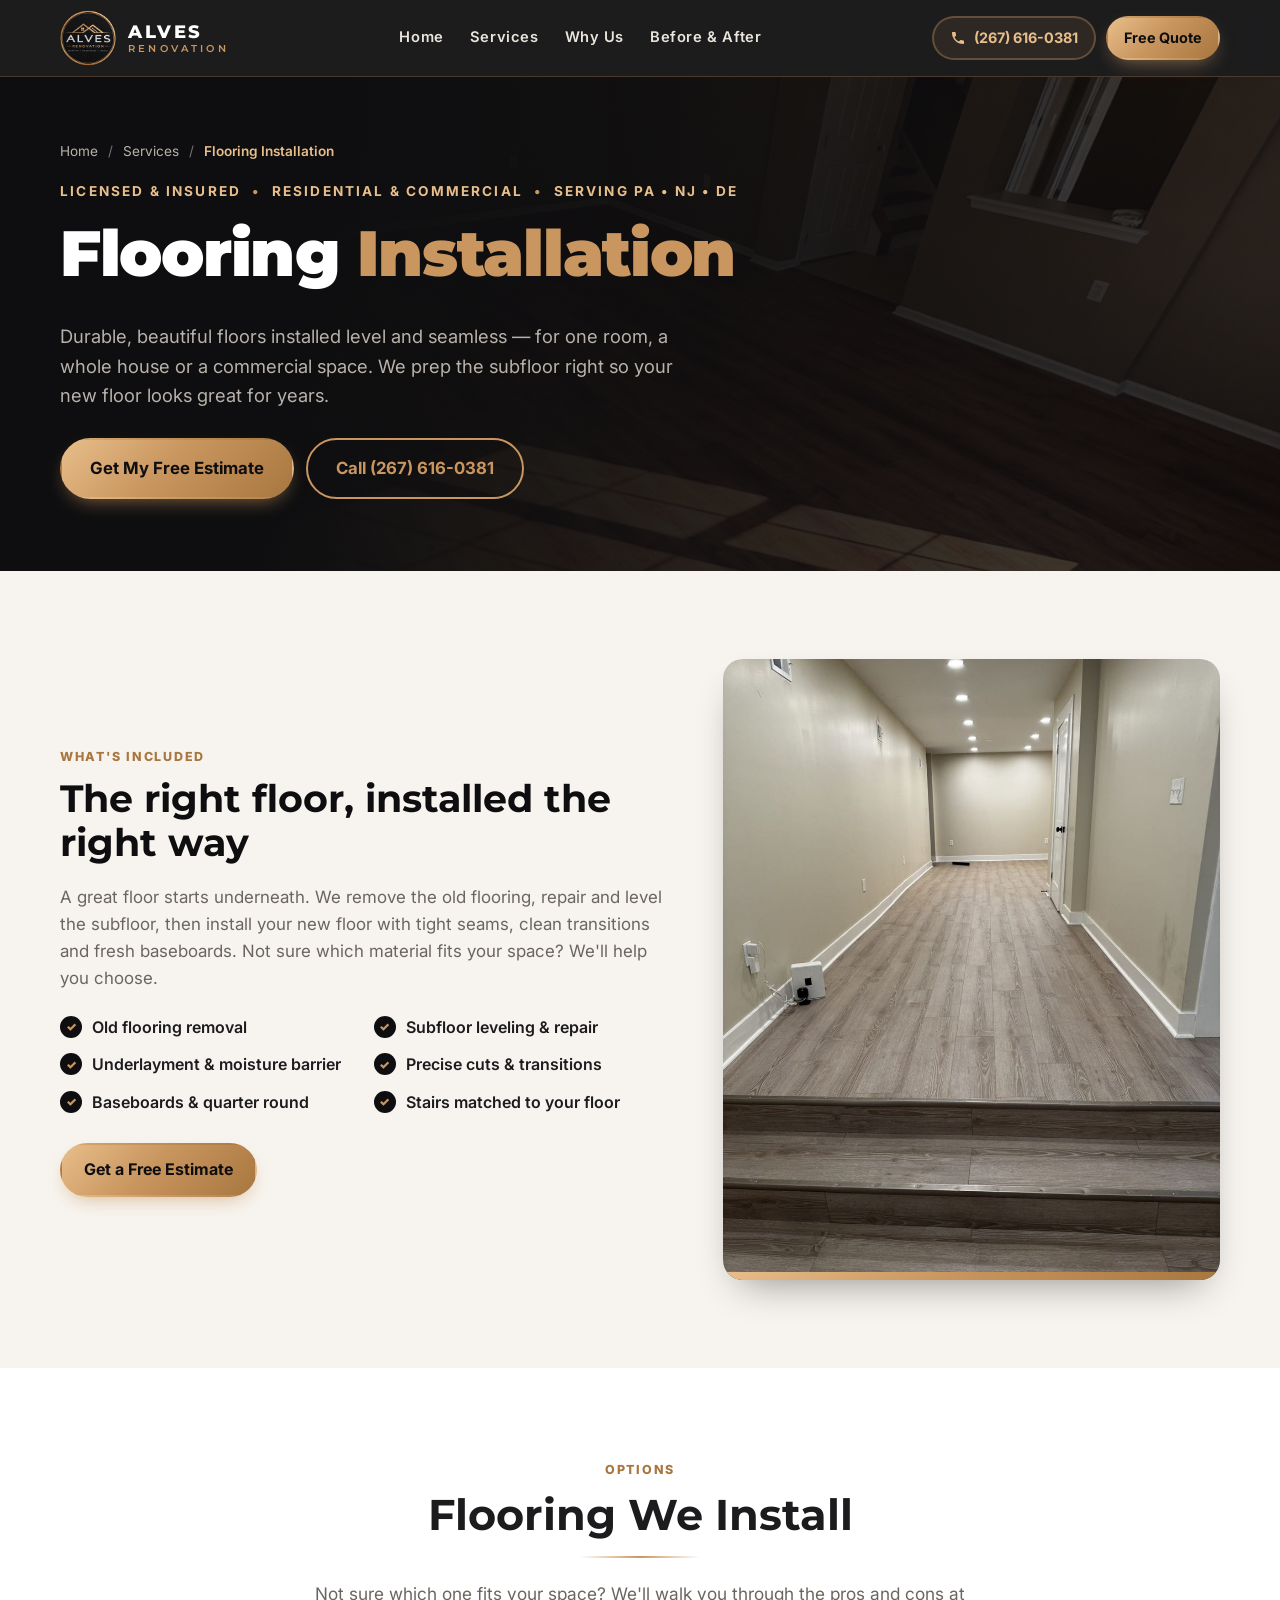
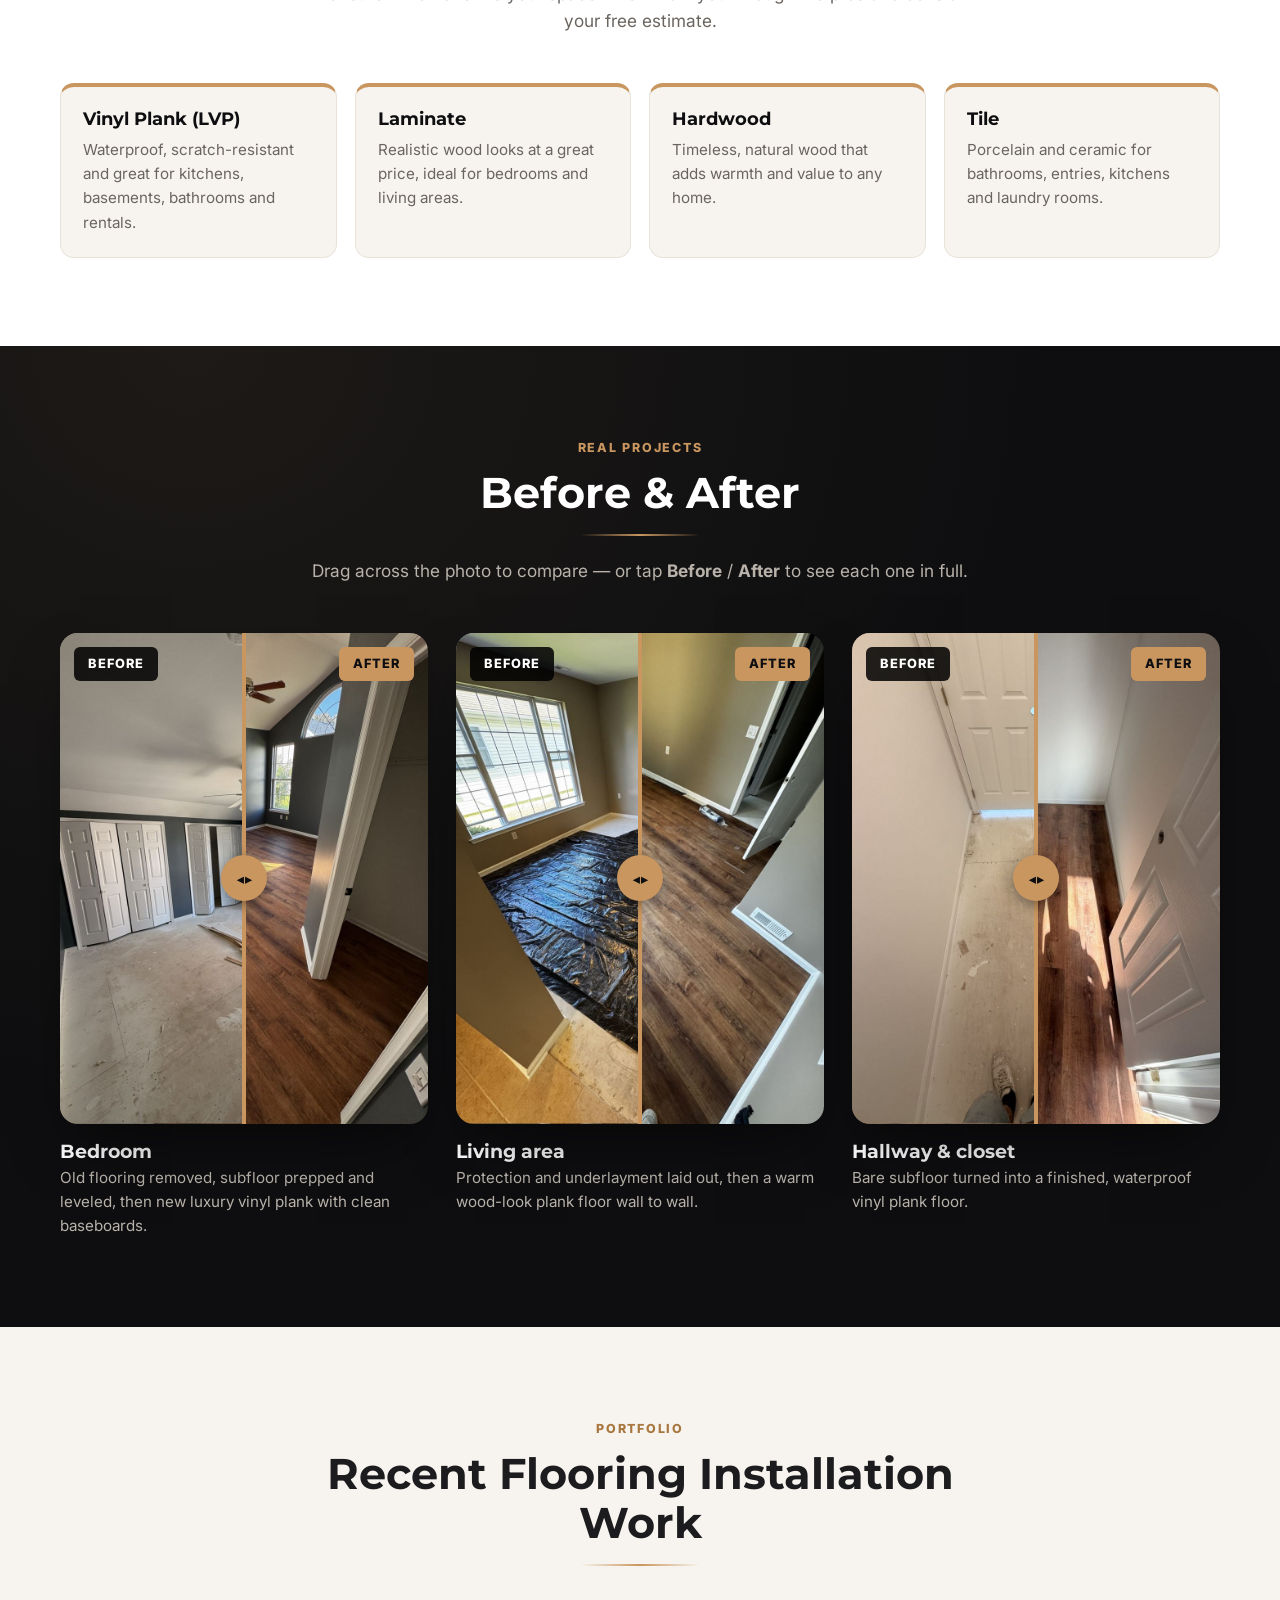
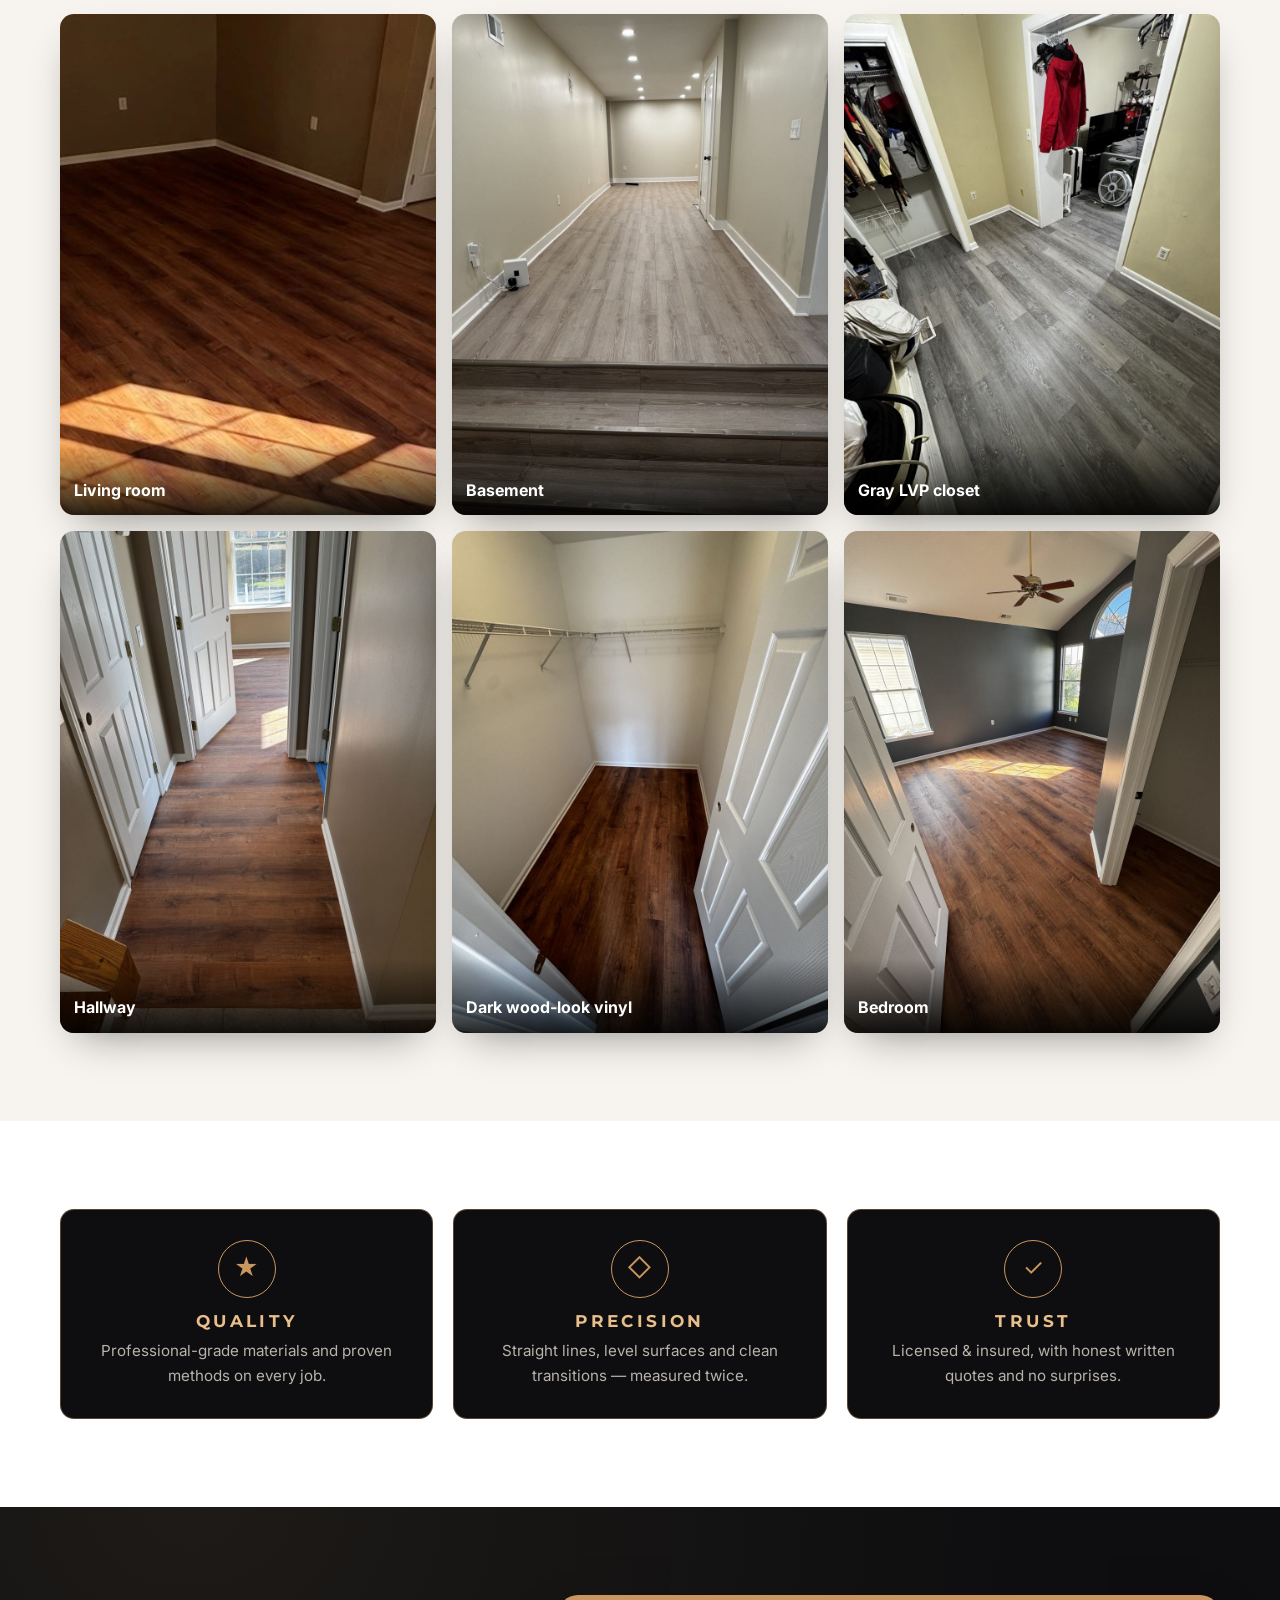
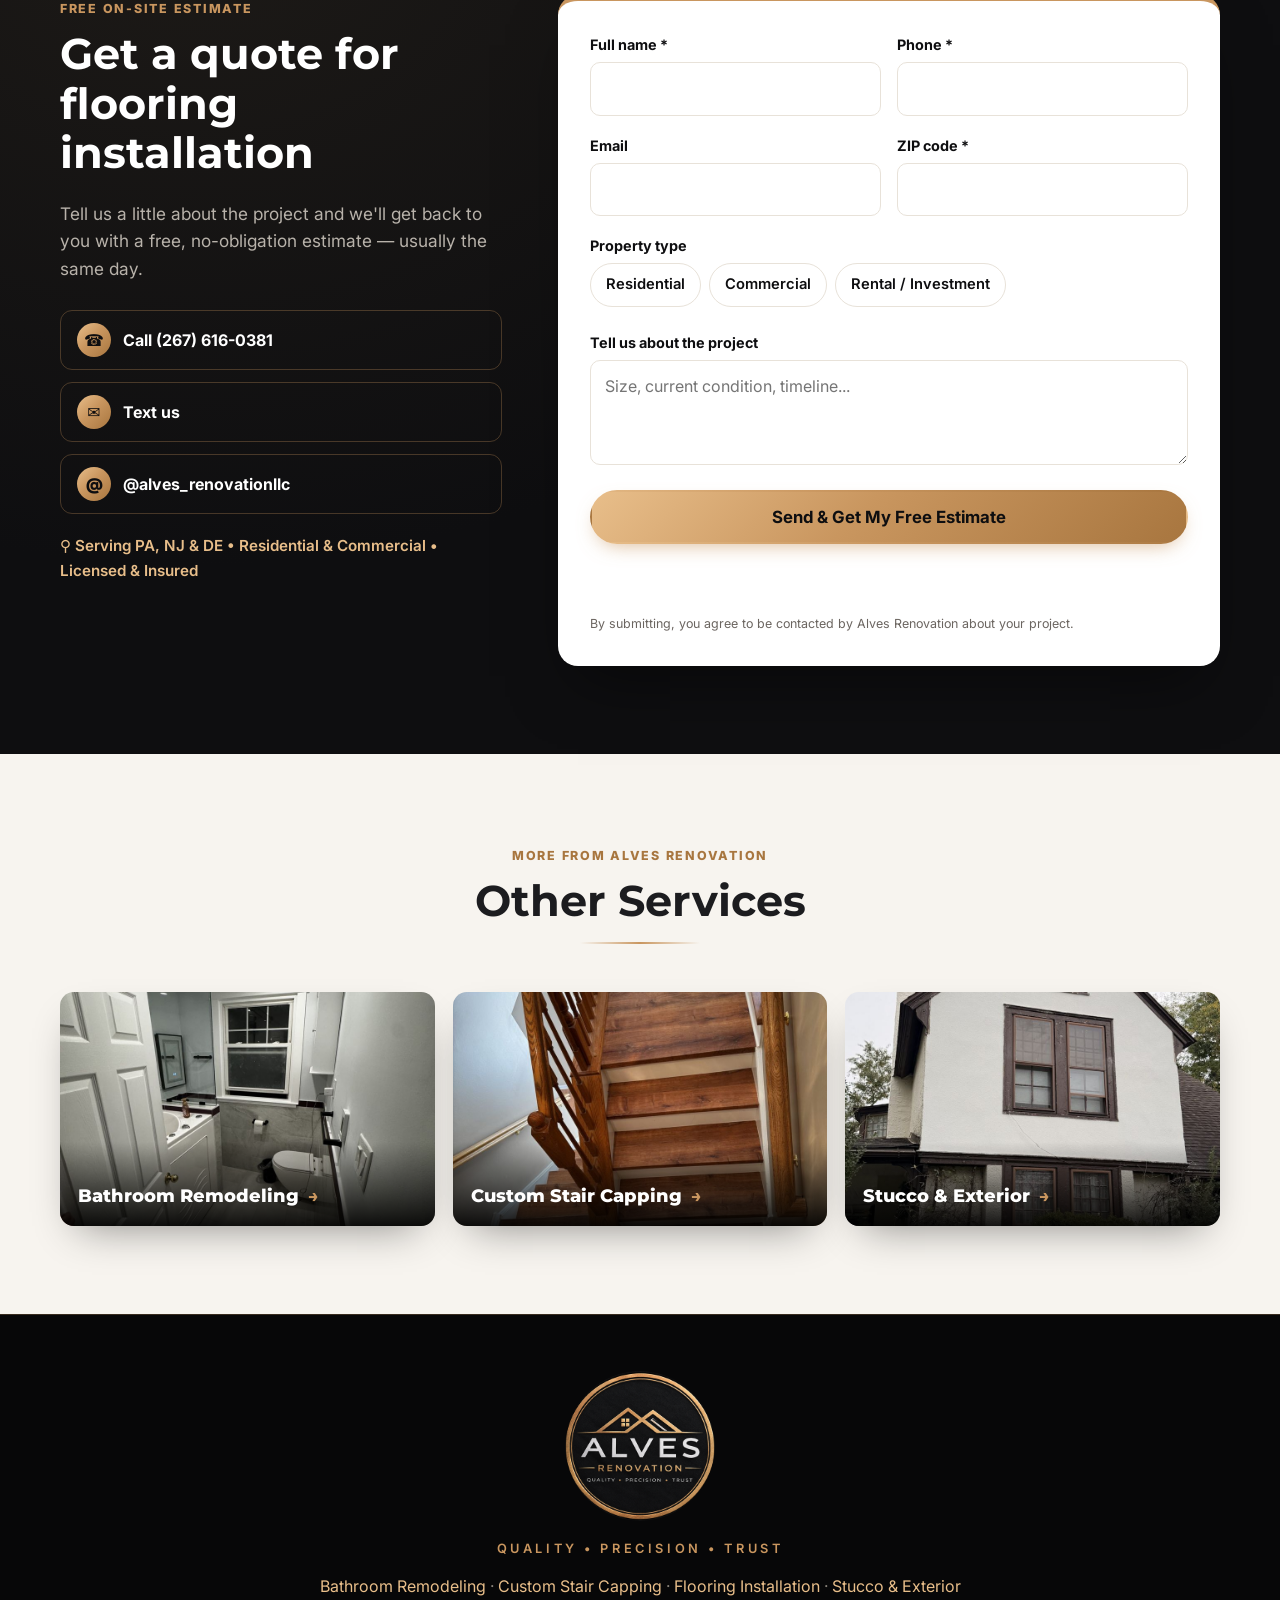
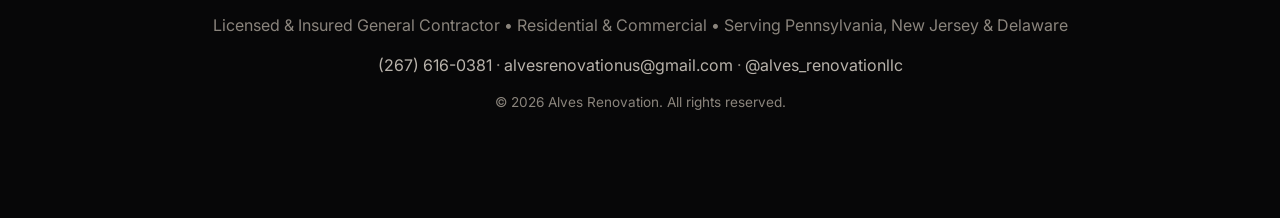
<file: flooring.html>
<!DOCTYPE html>
<html lang="en">
<head>
  <meta charset="utf-8" />
  <meta name="viewport" content="width=device-width, initial-scale=1" />
  <title>Flooring Installation in PA, NJ &amp; DE | Alves Renovation</title>
  <meta name="description" content="Professional flooring installation: luxury vinyl plank (LVP), laminate, hardwood and tile, with subfloor prep and baseboards. Licensed &amp; insured general contractor serving Pennsylvania, New Jersey and Delaware." />
  <meta property="og:title" content="Flooring Installation in PA, NJ &amp; DE | Alves Renovation" />
  <meta property="og:description" content="Professional flooring installation: luxury vinyl plank (LVP), laminate, hardwood and tile, with subfloor prep and baseboards. Licensed &amp; insured general contractor serving Pennsylvania, New Jersey and Delaware." />
  <meta property="og:image" content="https://alvesrenovations.com/assets/img/hero-flooring.jpg" />
  <meta property="og:url" content="https://alvesrenovations.com/flooring.html" />
  <meta property="og:type" content="website" />
  <link rel="canonical" href="https://alvesrenovations.com/flooring.html" />
  <meta name="theme-color" content="#0E0E10" />
  <link rel="icon" href="assets/favicon.png" type="image/png" />
  <link rel="apple-touch-icon" href="assets/logo-sm.png" />
  <link rel="preconnect" href="https://fonts.googleapis.com" />
  <link rel="preconnect" href="https://fonts.gstatic.com" crossorigin />
  <link href="https://fonts.googleapis.com/css2?family=Inter:wght@400;500;600;700;800&family=Montserrat:wght@700;800;900&display=swap" rel="stylesheet" />
  <link rel="stylesheet" href="css/styles.css" />
</head>
<body>

  <!-- ===== HEADER ===== -->
  <header class="header" id="top">
    <div class="container header__inner">
      <a href="index.html" class="brand" aria-label="Alves Renovation home">
        <img src="assets/logo-sm.png" alt="Alves Renovation logo" class="brand__logo" width="56" height="56" />
        <span class="brand__name"><strong>Alves</strong><small>Renovation</small></span>
      </a>
      <nav class="nav" id="nav">
        <a href="index.html">Home</a>
        <a href="index.html#services">Services</a>
        <a href="index.html#why">Why Us</a>
        <a href="index.html#before-after">Before &amp; After</a>
        <a href="#quote" class="nav__cta-mobile">Free Quote</a>
      </nav>
      <div class="header__actions">
        <a href="tel:+12676160381" class="btn btn--ghost btn--sm header__phone">
          <svg class="icon" viewBox="0 0 24 24" aria-hidden="true"><path d="M6.6 10.8a15.1 15.1 0 0 0 6.6 6.6l2.2-2.2c.3-.3.7-.4 1-.2 1.1.4 2.3.6 3.6.6.6 0 1 .4 1 1V20c0 .6-.4 1-1 1A17 17 0 0 1 3 4c0-.6.4-1 1-1h3.5c.6 0 1 .4 1 1 0 1.3.2 2.5.6 3.6.1.3 0 .7-.2 1l-2.3 2.2z"/></svg>
          (267) 616-0381
        </a>
        <a href="#quote" class="btn btn--primary btn--sm">Free Quote</a>
        <button class="menu-toggle" id="menuToggle" aria-label="Open menu" aria-expanded="false"><span></span><span></span><span></span></button>
      </div>
    </div>
  </header>

  <!-- ===== PAGE HERO ===== -->
  <section class="sp-hero">
    <div class="sp-hero__bg" aria-hidden="true"><img src="assets/img/hero-flooring.jpg" alt="" /></div>
    <div class="container sp-hero__inner">
      <nav class="breadcrumb" aria-label="Breadcrumb"><a href="index.html">Home</a> <span>/</span> <a href="index.html#services">Services</a> <span>/</span> <b>Flooring Installation</b></nav>
      <p class="hero__kicker"><span>Licensed &amp; Insured</span> <i>&bull;</i> <span>Residential &amp; Commercial</span> <i>&bull;</i> <span>Serving PA &bull; NJ &bull; DE</span></p>
      <h1>Flooring <span class="accent">Installation</span></h1>
      <p class="lead">Durable, beautiful floors installed level and seamless &mdash; for one room, a whole house or a commercial space. We prep the subfloor right so your new floor looks great for years.</p>
      <div class="hero__ctas">
        <a href="#quote" class="btn btn--primary btn--lg">Get My Free Estimate</a>
        <a href="tel:+12676160381" class="btn btn--outline btn--lg">Call (267) 616-0381</a>
      </div>
    </div>
  </section>

  <!-- ===== WHAT'S INCLUDED ===== -->
  <section class="section">
    <div class="container sp-block">
      <div class="sp-block__copy">
        <span class="eyebrow">What's included</span>
        <h2>The right floor, installed the right way</h2>
        <p>A great floor starts underneath. We remove the old flooring, repair and level the subfloor, then install your new floor with tight seams, clean transitions and fresh baseboards. Not sure which material fits your space? We'll help you choose.</p>
        <ul class="checklist"><li>Old flooring removal</li><li>Subfloor leveling &amp; repair</li><li>Underlayment &amp; moisture barrier</li><li>Precise cuts &amp; transitions</li><li>Baseboards &amp; quarter round</li><li>Stairs matched to your floor</li></ul>
        <a href="#quote" class="btn btn--primary">Get a Free Estimate</a>
      </div>
      <div class="sp-block__img"><img src="assets/img/gallery-basement.jpg" alt="Finished basement with new plank flooring" loading="lazy" /></div>
    </div>
  </section>

  <section class="section section--alt">
    <div class="container">
      <header class="section__head">
        <span class="eyebrow">Options</span>
        <h2>Flooring We Install</h2>
        <p>Not sure which one fits your space? We'll walk you through the pros and cons at your free estimate.</p>
      </header>
      <div class="type-cards"><article class="type-card"><h3>Vinyl Plank (LVP)</h3><p>Waterproof, scratch-resistant and great for kitchens, basements, bathrooms and rentals.</p></article><article class="type-card"><h3>Laminate</h3><p>Realistic wood looks at a great price, ideal for bedrooms and living areas.</p></article><article class="type-card"><h3>Hardwood</h3><p>Timeless, natural wood that adds warmth and value to any home.</p></article><article class="type-card"><h3>Tile</h3><p>Porcelain and ceramic for bathrooms, entries, kitchens and laundry rooms.</p></article></div>
    </div>
  </section>

  <section class="section section--dark">
    <div class="container">
      <header class="section__head">
        <span class="eyebrow">Real projects</span>
        <h2>Before &amp; After</h2>
        <p>Drag across the photo to compare &mdash; or tap <strong>Before</strong> / <strong>After</strong> to see each one in full.</p>
      </header>
      <div class="sp-ba-grid">
        <div class="sp-ba">
          <div class="ba">
            <img class="ba__img ba__after" src="assets/img/bedroom-after.jpg" alt="After: Bedroom" loading="lazy" />
            <div class="ba__before-wrap">
              <img class="ba__img ba__before" src="assets/img/bedroom-before.jpg" alt="Before: Bedroom" loading="lazy" />
            </div>
            <button type="button" class="ba__label ba__label--before" aria-label="Show full before photo">Before</button>
            <button type="button" class="ba__label ba__label--after" aria-label="Show full after photo">After</button>
            <div class="ba__handle" aria-hidden="true"><span></span></div>
            <input class="ba__range" type="range" min="0" max="100" step="1" value="50" aria-label="Before and after comparison slider" />
          </div>
          <h3>Bedroom</h3>
          <p>Old flooring removed, subfloor prepped and leveled, then new luxury vinyl plank with clean baseboards.</p>
        </div>
        <div class="sp-ba">
          <div class="ba">
            <img class="ba__img ba__after" src="assets/img/living-after.jpg" alt="After: Living area" loading="lazy" />
            <div class="ba__before-wrap">
              <img class="ba__img ba__before" src="assets/img/living-before.jpg" alt="Before: Living area" loading="lazy" />
            </div>
            <button type="button" class="ba__label ba__label--before" aria-label="Show full before photo">Before</button>
            <button type="button" class="ba__label ba__label--after" aria-label="Show full after photo">After</button>
            <div class="ba__handle" aria-hidden="true"><span></span></div>
            <input class="ba__range" type="range" min="0" max="100" step="1" value="50" aria-label="Before and after comparison slider" />
          </div>
          <h3>Living area</h3>
          <p>Protection and underlayment laid out, then a warm wood-look plank floor wall to wall.</p>
        </div>
        <div class="sp-ba">
          <div class="ba">
            <img class="ba__img ba__after" src="assets/img/hall-after.jpg" alt="After: Hallway &amp; closet" loading="lazy" />
            <div class="ba__before-wrap">
              <img class="ba__img ba__before" src="assets/img/hall-before.jpg" alt="Before: Hallway &amp; closet" loading="lazy" />
            </div>
            <button type="button" class="ba__label ba__label--before" aria-label="Show full before photo">Before</button>
            <button type="button" class="ba__label ba__label--after" aria-label="Show full after photo">After</button>
            <div class="ba__handle" aria-hidden="true"><span></span></div>
            <input class="ba__range" type="range" min="0" max="100" step="1" value="50" aria-label="Before and after comparison slider" />
          </div>
          <h3>Hallway &amp; closet</h3>
          <p>Bare subfloor turned into a finished, waterproof vinyl plank floor.</p>
        </div>
      </div>
    </div>
  </section>

  <!-- ===== GALLERY ===== -->
  <section class="section">
    <div class="container">
      <header class="section__head">
        <span class="eyebrow">Portfolio</span>
        <h2>Recent Flooring Installation Work</h2>
      </header>
      <div class="sp-gallery"><figure><img src="assets/img/hero-flooring.jpg" alt="Living room with new wood-look plank floor" loading="lazy" /><figcaption>Living room</figcaption></figure><figure><img src="assets/img/gallery-basement.jpg" alt="Basement with new plank floor" loading="lazy" /><figcaption>Basement</figcaption></figure><figure><img src="assets/img/gallery-closet.jpg" alt="Walk-in closet with gray LVP" loading="lazy" /><figcaption>Gray LVP closet</figcaption></figure><figure><img src="assets/img/gallery-hallway.jpg" alt="Hallway with wood-look floor" loading="lazy" /><figcaption>Hallway</figcaption></figure><figure><img src="assets/img/gallery-closet-lvp.jpg" alt="Closet with dark wood-look vinyl" loading="lazy" /><figcaption>Dark wood-look vinyl</figcaption></figure><figure><img src="assets/img/bedroom-after.jpg" alt="Bedroom with new plank floor" loading="lazy" /><figcaption>Bedroom</figcaption></figure></div>
    </div>
  </section>

  <!-- ===== WHY US (short) ===== -->
  <section class="section section--alt">
    <div class="container">
      <div class="values">
        <article class="value"><div class="value__icon">&#9733;</div><h3>Quality</h3><p>Professional-grade materials and proven methods on every job.</p></article>
        <article class="value"><div class="value__icon">&#9671;</div><h3>Precision</h3><p>Straight lines, level surfaces and clean transitions &mdash; measured twice.</p></article>
        <article class="value"><div class="value__icon">&#10003;</div><h3>Trust</h3><p>Licensed &amp; insured, with honest written quotes and no surprises.</p></article>
      </div>
    </div>
  </section>

  <!-- ===== LEAD CAPTURE ===== -->
  <section class="section section--dark" id="quote">
    <div class="container quote">
      <div class="quote__copy">
        <span class="eyebrow">Free on-site estimate</span>
        <h2>Get a quote for flooring installation</h2>
        <p>Tell us a little about the project and we'll get back to you with a free, no-obligation estimate &mdash; usually the same day.</p>
        <ul class="contact-list">
          <li><a href="tel:+12676160381"><span class="contact-list__icon">&#9742;</span> Call (267) 616-0381</a></li>
          <li><a href="sms:+12676160381"><span class="contact-list__icon">&#9993;</span> Text us</a></li>
          <li><a href="https://www.instagram.com/alves_renovationllc/" target="_blank" rel="noopener"><span class="contact-list__icon">@</span> @alves_renovationllc</a></li>
        </ul>
        <p class="service-area">&#9906; Serving PA, NJ &amp; DE &bull; Residential &amp; Commercial &bull; Licensed &amp; Insured</p>
      </div>

      <form class="quote__form lead-form js-lead-form" data-source="page-flooring" novalidate>
        <input type="hidden" name="service" value="Flooring installation" />
        <div class="field-row">
          <div class="field"><label for="f-name">Full name *</label><input id="f-name" name="name" type="text" autocomplete="name" required /></div>
          <div class="field"><label for="f-phone">Phone *</label><input id="f-phone" name="phone" type="tel" inputmode="tel" autocomplete="tel" required /></div>
        </div>
        <div class="field-row">
          <div class="field"><label for="f-email">Email</label><input id="f-email" name="email" type="email" autocomplete="email" /></div>
          <div class="field"><label for="f-zip">ZIP code *</label><input id="f-zip" name="zip" type="text" inputmode="numeric" maxlength="10" autocomplete="postal-code" required /></div>
        </div>
        <fieldset class="field">
          <legend>Property type</legend>
          <div class="chips">
            <label class="chip"><input type="radio" name="property" value="Residential" /><span>Residential</span></label>
            <label class="chip"><input type="radio" name="property" value="Commercial" /><span>Commercial</span></label>
            <label class="chip"><input type="radio" name="property" value="Rental / Investment" /><span>Rental / Investment</span></label>
          </div>
        </fieldset>
        <div class="field">
          <label for="f-notes">Tell us about the project</label>
          <textarea id="f-notes" name="notes" rows="3" placeholder="Size, current condition, timeline..."></textarea>
        </div>
        <input type="text" name="website" class="hp" tabindex="-1" autocomplete="off" aria-hidden="true" />
        <button type="submit" class="btn btn--primary btn--lg btn--block">Send &amp; Get My Free Estimate</button>
        <p class="form-status" role="status" aria-live="polite"></p>
        <p class="fineprint">By submitting, you agree to be contacted by Alves Renovation about your project.</p>
      </form>
    </div>
  </section>

  <!-- ===== OTHER SERVICES ===== -->
  <section class="section">
    <div class="container">
      <header class="section__head">
        <span class="eyebrow">More from Alves Renovation</span>
        <h2>Other Services</h2>
      </header>
      <div class="other-services">
        <a class="other-service" href="bathroom-remodeling.html">
          <img src="assets/img/bathroom-after.jpg" alt="" loading="lazy" />
          <span>Bathroom Remodeling <b aria-hidden="true">&rarr;</b></span>
        </a>
        <a class="other-service" href="stair-capping.html">
          <img src="assets/img/gallery-stairs.jpg" alt="" loading="lazy" />
          <span>Custom Stair Capping <b aria-hidden="true">&rarr;</b></span>
        </a>
        <a class="other-service" href="stucco-exterior.html">
          <img src="assets/img/exterior-stucco.jpg" alt="" loading="lazy" />
          <span>Stucco &amp; Exterior <b aria-hidden="true">&rarr;</b></span>
        </a>
      </div>
    </div>
  </section>

  <!-- ===== FOOTER ===== -->
  <footer class="footer">
    <div class="container footer__inner">
      <a href="index.html" aria-label="Home">
        <img src="assets/logo.png" alt="Alves Renovation logo" class="footer__logo" width="150" height="150" loading="lazy" />
      </a>
      <p class="footer__tagline">Quality &bull; Precision &bull; Trust</p>
      <p class="footer__links"><a href="bathroom-remodeling.html">Bathroom Remodeling</a> &middot; <a href="stair-capping.html">Custom Stair Capping</a> &middot; <a href="flooring.html">Flooring Installation</a> &middot; <a href="stucco-exterior.html">Stucco &amp; Exterior</a></p>
      <p>Licensed &amp; Insured General Contractor &bull; Residential &amp; Commercial &bull; Serving Pennsylvania, New Jersey &amp; Delaware</p>
      <p class="footer__contact"><a href="tel:+12676160381">(267) 616-0381</a> &middot; <a href="mailto:alvesrenovationus@gmail.com">alvesrenovationus@gmail.com</a> &middot; <a href="https://www.instagram.com/alves_renovationllc/" target="_blank" rel="noopener">@alves_renovationllc</a></p>
      <p class="footer__copy">&copy; <span id="year"></span> Alves Renovation. All rights reserved.</p>
    </div>
  </footer>

  <!-- Sticky mobile CTA -->
  <div class="sticky-cta">
    <a href="tel:+12676160381" class="btn btn--ghost">Call</a>
    <a href="sms:+12676160381" class="btn btn--ghost">Text</a>
    <a href="#quote" class="btn btn--primary">Free Quote</a>
  </div>

  <!-- Success modal -->
  <div class="modal" id="thanks" hidden>
    <div class="modal__box" role="dialog" aria-modal="true" aria-labelledby="thanksTitle">
      <div class="modal__check">&#10003;</div>
      <h3 id="thanksTitle">Thank you!</h3>
      <p>We received your request and will contact you shortly. Need it faster? Call or text <a href="tel:+12676160381">(267) 616-0381</a>.</p>
      <button class="btn btn--primary" data-close>Close</button>
    </div>
  </div>

  <script src="js/main.js"></script>
</body>
</html>
</file>
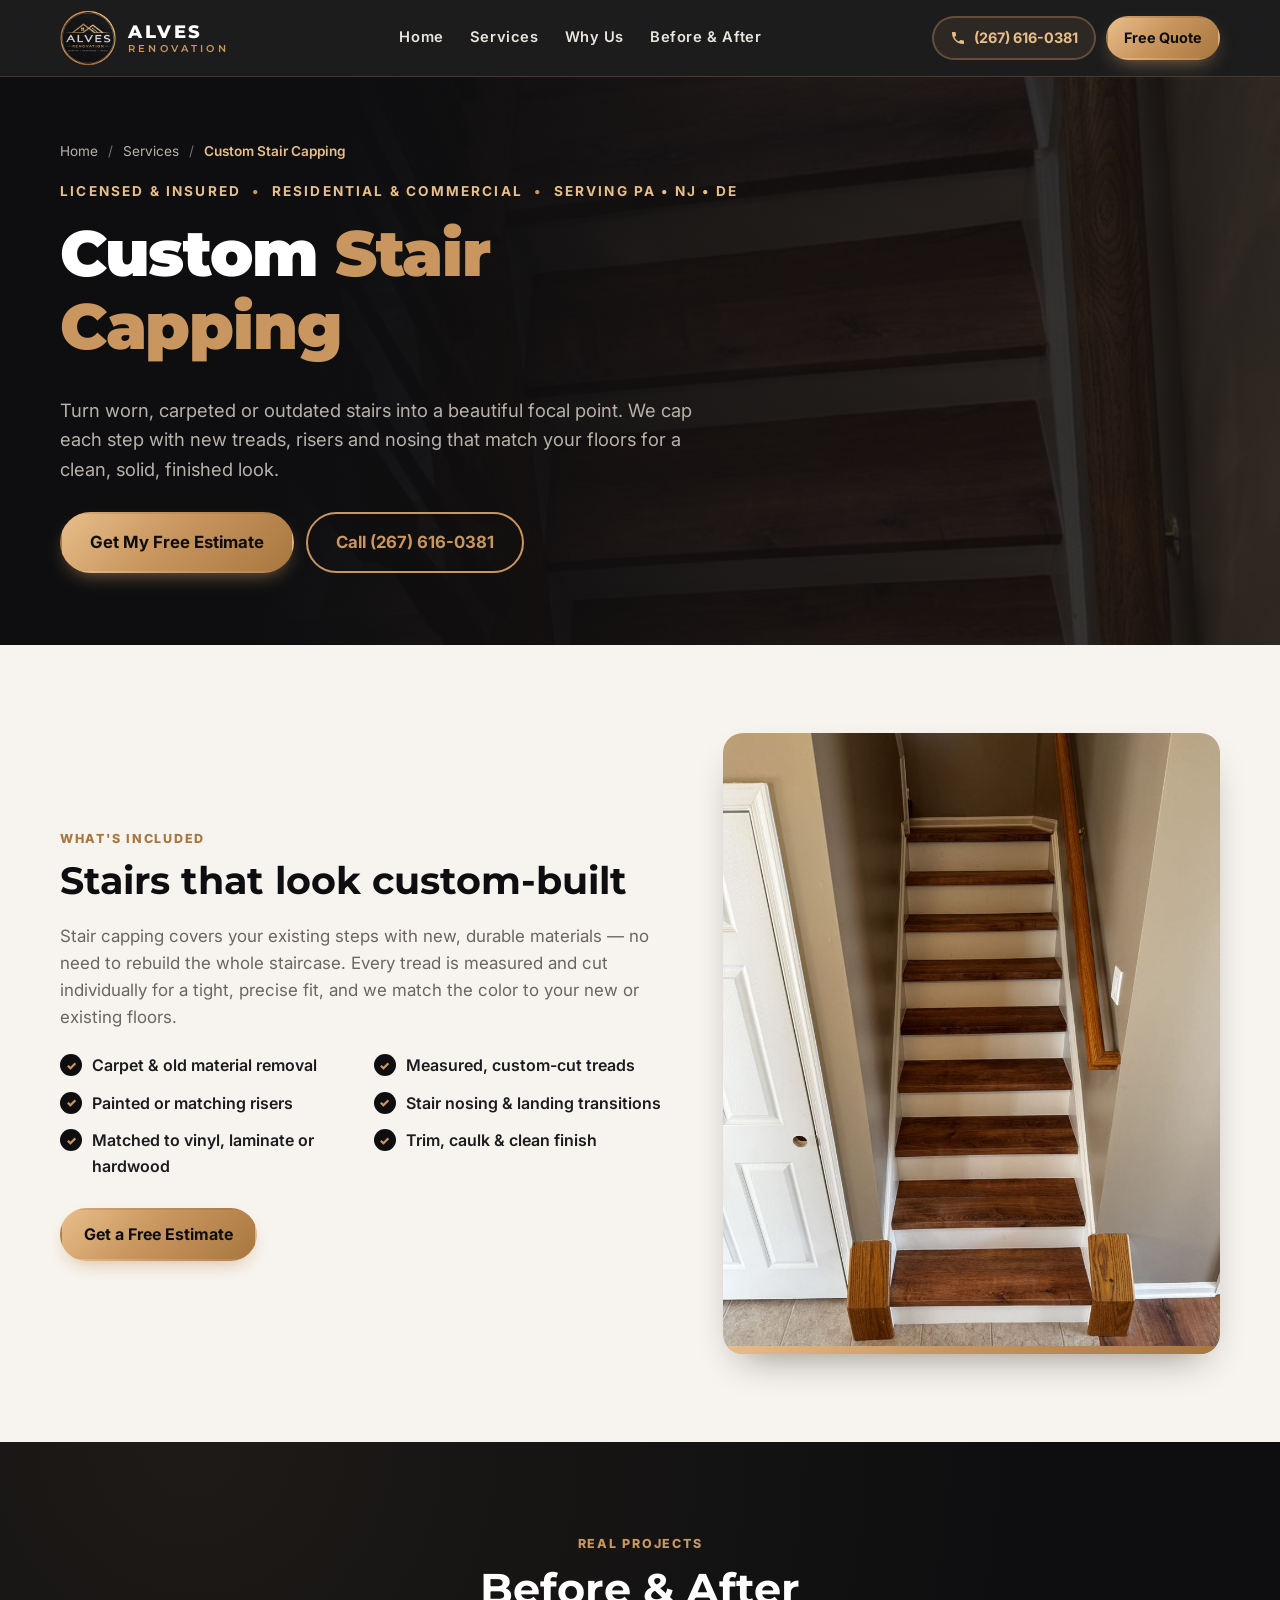
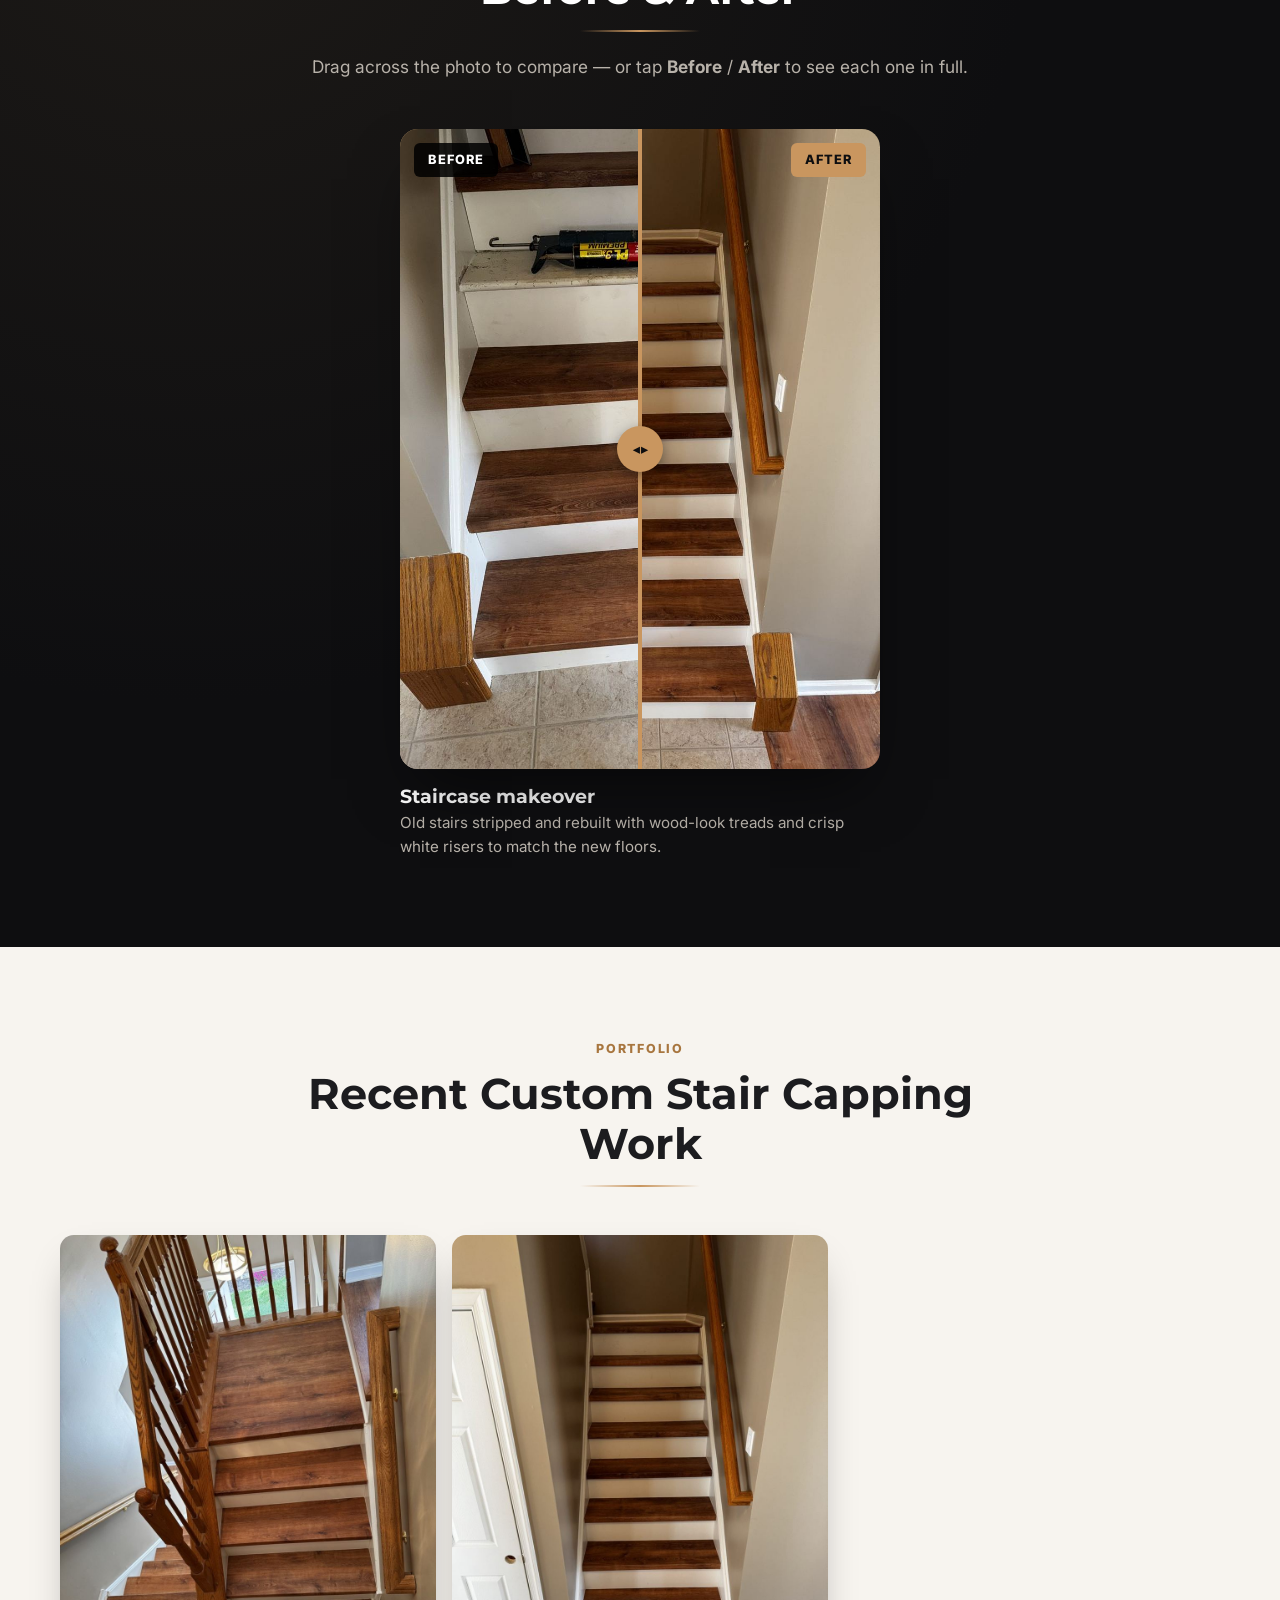
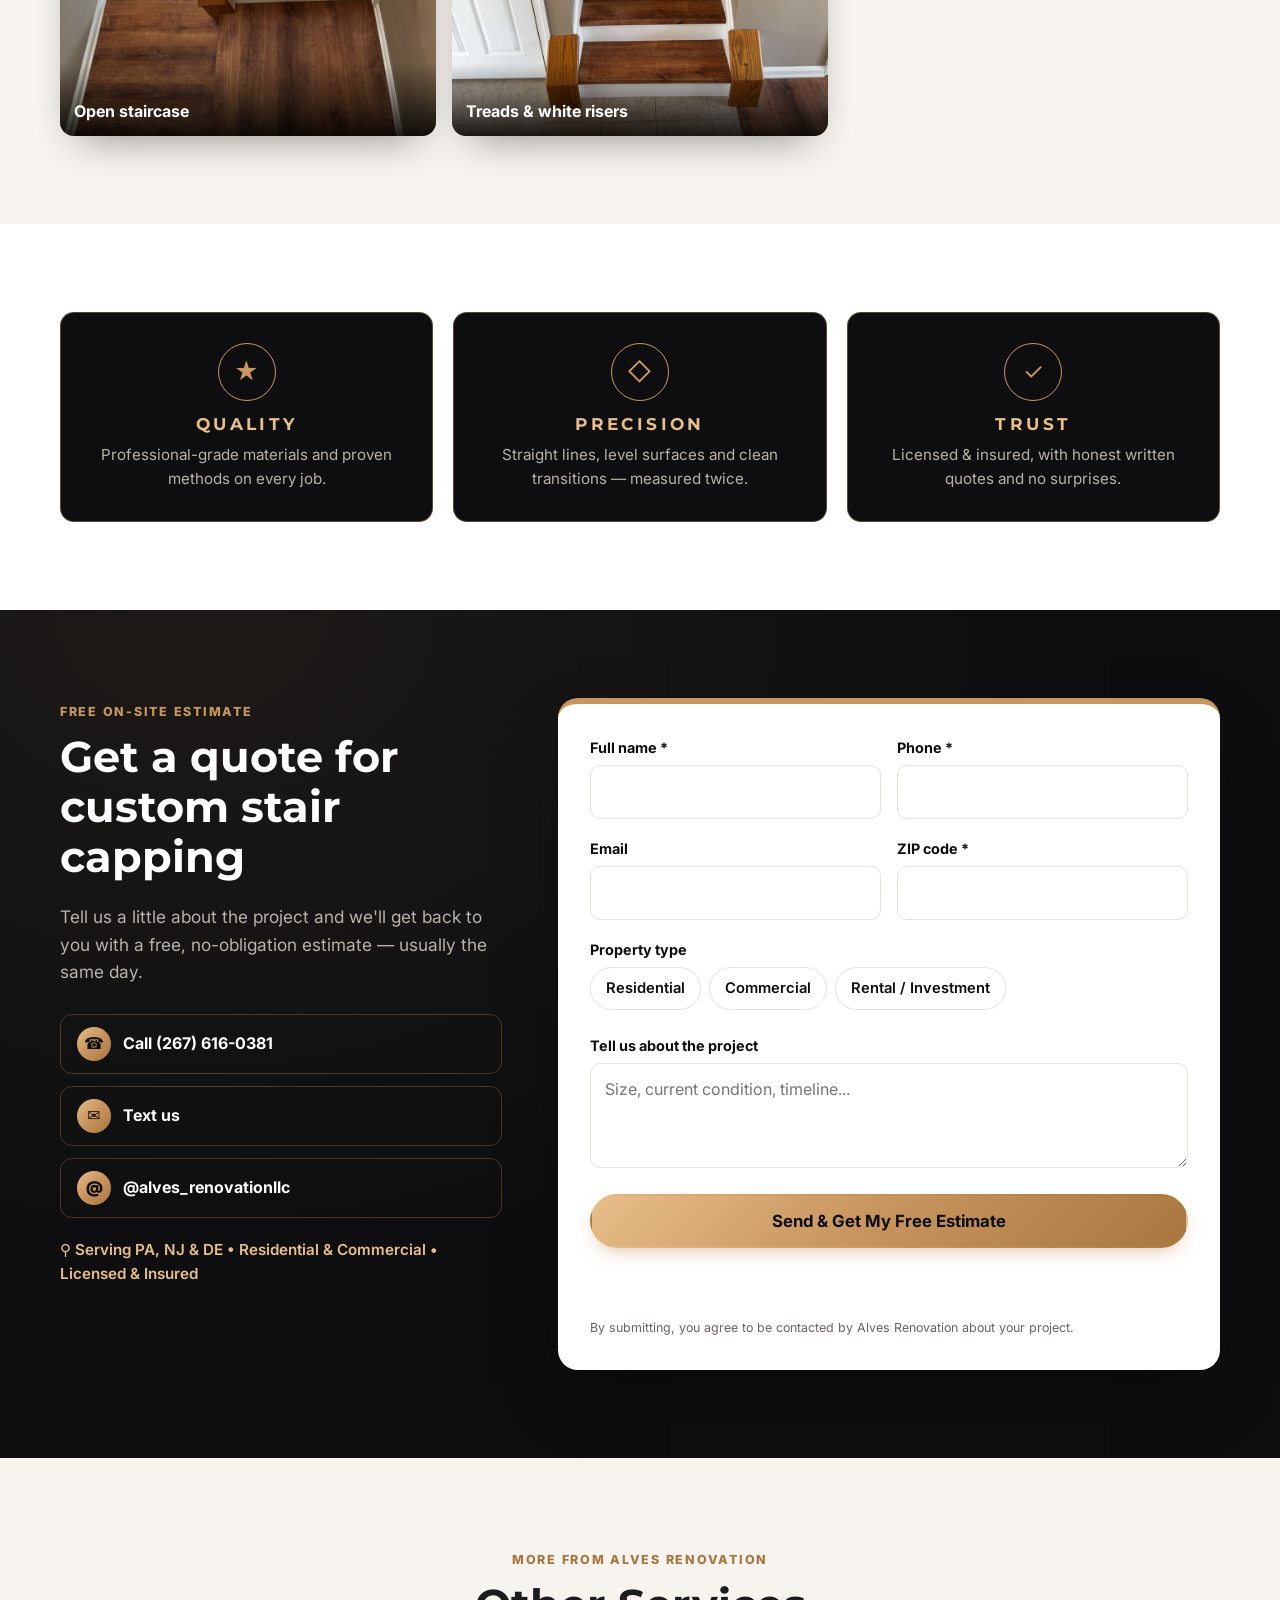
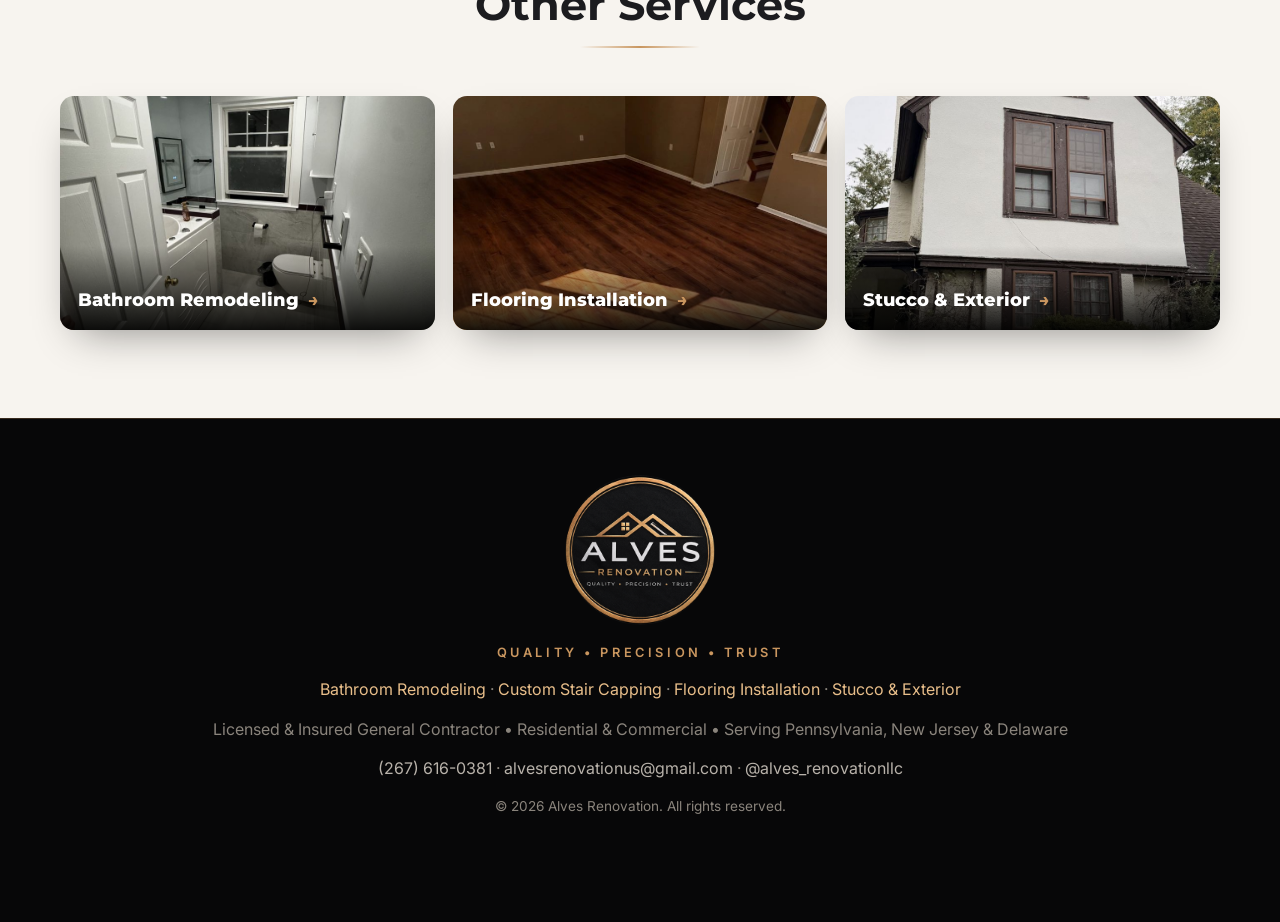
<file: stair-capping.html>
<!DOCTYPE html>
<html lang="en">
<head>
  <meta charset="utf-8" />
  <meta name="viewport" content="width=device-width, initial-scale=1" />
  <title>Custom Stair Capping in PA, NJ &amp; DE | Alves Renovation</title>
  <meta name="description" content="Custom stair capping by a licensed &amp; insured general contractor: new treads, risers and nosing matched to your floors. Residential &amp; commercial in Pennsylvania, New Jersey and Delaware." />
  <meta property="og:title" content="Custom Stair Capping in PA, NJ &amp; DE | Alves Renovation" />
  <meta property="og:description" content="Custom stair capping by a licensed &amp; insured general contractor: new treads, risers and nosing matched to your floors. Residential &amp; commercial in Pennsylvania, New Jersey and Delaware." />
  <meta property="og:image" content="https://alvesrenovations.com/assets/img/gallery-stairs.jpg" />
  <meta property="og:url" content="https://alvesrenovations.com/stair-capping.html" />
  <meta property="og:type" content="website" />
  <link rel="canonical" href="https://alvesrenovations.com/stair-capping.html" />
  <meta name="theme-color" content="#0E0E10" />
  <link rel="icon" href="assets/favicon.png" type="image/png" />
  <link rel="apple-touch-icon" href="assets/logo-sm.png" />
  <link rel="preconnect" href="https://fonts.googleapis.com" />
  <link rel="preconnect" href="https://fonts.gstatic.com" crossorigin />
  <link href="https://fonts.googleapis.com/css2?family=Inter:wght@400;500;600;700;800&family=Montserrat:wght@700;800;900&display=swap" rel="stylesheet" />
  <link rel="stylesheet" href="css/styles.css" />
</head>
<body>

  <!-- ===== HEADER ===== -->
  <header class="header" id="top">
    <div class="container header__inner">
      <a href="index.html" class="brand" aria-label="Alves Renovation home">
        <img src="assets/logo-sm.png" alt="Alves Renovation logo" class="brand__logo" width="56" height="56" />
        <span class="brand__name"><strong>Alves</strong><small>Renovation</small></span>
      </a>
      <nav class="nav" id="nav">
        <a href="index.html">Home</a>
        <a href="index.html#services">Services</a>
        <a href="index.html#why">Why Us</a>
        <a href="index.html#before-after">Before &amp; After</a>
        <a href="#quote" class="nav__cta-mobile">Free Quote</a>
      </nav>
      <div class="header__actions">
        <a href="tel:+12676160381" class="btn btn--ghost btn--sm header__phone">
          <svg class="icon" viewBox="0 0 24 24" aria-hidden="true"><path d="M6.6 10.8a15.1 15.1 0 0 0 6.6 6.6l2.2-2.2c.3-.3.7-.4 1-.2 1.1.4 2.3.6 3.6.6.6 0 1 .4 1 1V20c0 .6-.4 1-1 1A17 17 0 0 1 3 4c0-.6.4-1 1-1h3.5c.6 0 1 .4 1 1 0 1.3.2 2.5.6 3.6.1.3 0 .7-.2 1l-2.3 2.2z"/></svg>
          (267) 616-0381
        </a>
        <a href="#quote" class="btn btn--primary btn--sm">Free Quote</a>
        <button class="menu-toggle" id="menuToggle" aria-label="Open menu" aria-expanded="false"><span></span><span></span><span></span></button>
      </div>
    </div>
  </header>

  <!-- ===== PAGE HERO ===== -->
  <section class="sp-hero">
    <div class="sp-hero__bg" aria-hidden="true"><img src="assets/img/gallery-stairs.jpg" alt="" /></div>
    <div class="container sp-hero__inner">
      <nav class="breadcrumb" aria-label="Breadcrumb"><a href="index.html">Home</a> <span>/</span> <a href="index.html#services">Services</a> <span>/</span> <b>Custom Stair Capping</b></nav>
      <p class="hero__kicker"><span>Licensed &amp; Insured</span> <i>&bull;</i> <span>Residential &amp; Commercial</span> <i>&bull;</i> <span>Serving PA &bull; NJ &bull; DE</span></p>
      <h1>Custom <span class="accent">Stair Capping</span></h1>
      <p class="lead">Turn worn, carpeted or outdated stairs into a beautiful focal point. We cap each step with new treads, risers and nosing that match your floors for a clean, solid, finished look.</p>
      <div class="hero__ctas">
        <a href="#quote" class="btn btn--primary btn--lg">Get My Free Estimate</a>
        <a href="tel:+12676160381" class="btn btn--outline btn--lg">Call (267) 616-0381</a>
      </div>
    </div>
  </section>

  <!-- ===== WHAT'S INCLUDED ===== -->
  <section class="section">
    <div class="container sp-block">
      <div class="sp-block__copy">
        <span class="eyebrow">What's included</span>
        <h2>Stairs that look custom-built</h2>
        <p>Stair capping covers your existing steps with new, durable materials &mdash; no need to rebuild the whole staircase. Every tread is measured and cut individually for a tight, precise fit, and we match the color to your new or existing floors.</p>
        <ul class="checklist"><li>Carpet &amp; old material removal</li><li>Measured, custom-cut treads</li><li>Painted or matching risers</li><li>Stair nosing &amp; landing transitions</li><li>Matched to vinyl, laminate or hardwood</li><li>Trim, caulk &amp; clean finish</li></ul>
        <a href="#quote" class="btn btn--primary">Get a Free Estimate</a>
      </div>
      <div class="sp-block__img"><img src="assets/img/stairs-after.jpg" alt="Staircase with wood-look treads and white risers" loading="lazy" /></div>
    </div>
  </section>

  <section class="section section--dark">
    <div class="container">
      <header class="section__head">
        <span class="eyebrow">Real projects</span>
        <h2>Before &amp; After</h2>
        <p>Drag across the photo to compare &mdash; or tap <strong>Before</strong> / <strong>After</strong> to see each one in full.</p>
      </header>
      <div class="sp-ba-grid sp-ba-grid--single">
        <div class="sp-ba">
          <div class="ba">
            <img class="ba__img ba__after" src="assets/img/stairs-after.jpg" alt="After: Staircase makeover" loading="lazy" />
            <div class="ba__before-wrap">
              <img class="ba__img ba__before" src="assets/img/stairs-before.jpg" alt="Before: Staircase makeover" loading="lazy" />
            </div>
            <button type="button" class="ba__label ba__label--before" aria-label="Show full before photo">Before</button>
            <button type="button" class="ba__label ba__label--after" aria-label="Show full after photo">After</button>
            <div class="ba__handle" aria-hidden="true"><span></span></div>
            <input class="ba__range" type="range" min="0" max="100" step="1" value="50" aria-label="Before and after comparison slider" />
          </div>
          <h3>Staircase makeover</h3>
          <p>Old stairs stripped and rebuilt with wood-look treads and crisp white risers to match the new floors.</p>
        </div>
      </div>
    </div>
  </section>

  <!-- ===== GALLERY ===== -->
  <section class="section">
    <div class="container">
      <header class="section__head">
        <span class="eyebrow">Portfolio</span>
        <h2>Recent Custom Stair Capping Work</h2>
      </header>
      <div class="sp-gallery"><figure><img src="assets/img/gallery-stairs.jpg" alt="Open staircase with new treads and railing" loading="lazy" /><figcaption>Open staircase</figcaption></figure><figure><img src="assets/img/stairs-after.jpg" alt="Straight staircase with white risers" loading="lazy" /><figcaption>Treads &amp; white risers</figcaption></figure></div>
    </div>
  </section>

  <!-- ===== WHY US (short) ===== -->
  <section class="section section--alt">
    <div class="container">
      <div class="values">
        <article class="value"><div class="value__icon">&#9733;</div><h3>Quality</h3><p>Professional-grade materials and proven methods on every job.</p></article>
        <article class="value"><div class="value__icon">&#9671;</div><h3>Precision</h3><p>Straight lines, level surfaces and clean transitions &mdash; measured twice.</p></article>
        <article class="value"><div class="value__icon">&#10003;</div><h3>Trust</h3><p>Licensed &amp; insured, with honest written quotes and no surprises.</p></article>
      </div>
    </div>
  </section>

  <!-- ===== LEAD CAPTURE ===== -->
  <section class="section section--dark" id="quote">
    <div class="container quote">
      <div class="quote__copy">
        <span class="eyebrow">Free on-site estimate</span>
        <h2>Get a quote for custom stair capping</h2>
        <p>Tell us a little about the project and we'll get back to you with a free, no-obligation estimate &mdash; usually the same day.</p>
        <ul class="contact-list">
          <li><a href="tel:+12676160381"><span class="contact-list__icon">&#9742;</span> Call (267) 616-0381</a></li>
          <li><a href="sms:+12676160381"><span class="contact-list__icon">&#9993;</span> Text us</a></li>
          <li><a href="https://www.instagram.com/alves_renovationllc/" target="_blank" rel="noopener"><span class="contact-list__icon">@</span> @alves_renovationllc</a></li>
        </ul>
        <p class="service-area">&#9906; Serving PA, NJ &amp; DE &bull; Residential &amp; Commercial &bull; Licensed &amp; Insured</p>
      </div>

      <form class="quote__form lead-form js-lead-form" data-source="page-stair-capping" novalidate>
        <input type="hidden" name="service" value="Custom stair capping" />
        <div class="field-row">
          <div class="field"><label for="f-name">Full name *</label><input id="f-name" name="name" type="text" autocomplete="name" required /></div>
          <div class="field"><label for="f-phone">Phone *</label><input id="f-phone" name="phone" type="tel" inputmode="tel" autocomplete="tel" required /></div>
        </div>
        <div class="field-row">
          <div class="field"><label for="f-email">Email</label><input id="f-email" name="email" type="email" autocomplete="email" /></div>
          <div class="field"><label for="f-zip">ZIP code *</label><input id="f-zip" name="zip" type="text" inputmode="numeric" maxlength="10" autocomplete="postal-code" required /></div>
        </div>
        <fieldset class="field">
          <legend>Property type</legend>
          <div class="chips">
            <label class="chip"><input type="radio" name="property" value="Residential" /><span>Residential</span></label>
            <label class="chip"><input type="radio" name="property" value="Commercial" /><span>Commercial</span></label>
            <label class="chip"><input type="radio" name="property" value="Rental / Investment" /><span>Rental / Investment</span></label>
          </div>
        </fieldset>
        <div class="field">
          <label for="f-notes">Tell us about the project</label>
          <textarea id="f-notes" name="notes" rows="3" placeholder="Size, current condition, timeline..."></textarea>
        </div>
        <input type="text" name="website" class="hp" tabindex="-1" autocomplete="off" aria-hidden="true" />
        <button type="submit" class="btn btn--primary btn--lg btn--block">Send &amp; Get My Free Estimate</button>
        <p class="form-status" role="status" aria-live="polite"></p>
        <p class="fineprint">By submitting, you agree to be contacted by Alves Renovation about your project.</p>
      </form>
    </div>
  </section>

  <!-- ===== OTHER SERVICES ===== -->
  <section class="section">
    <div class="container">
      <header class="section__head">
        <span class="eyebrow">More from Alves Renovation</span>
        <h2>Other Services</h2>
      </header>
      <div class="other-services">
        <a class="other-service" href="bathroom-remodeling.html">
          <img src="assets/img/bathroom-after.jpg" alt="" loading="lazy" />
          <span>Bathroom Remodeling <b aria-hidden="true">&rarr;</b></span>
        </a>
        <a class="other-service" href="flooring.html">
          <img src="assets/img/hero-flooring.jpg" alt="" loading="lazy" />
          <span>Flooring Installation <b aria-hidden="true">&rarr;</b></span>
        </a>
        <a class="other-service" href="stucco-exterior.html">
          <img src="assets/img/exterior-stucco.jpg" alt="" loading="lazy" />
          <span>Stucco &amp; Exterior <b aria-hidden="true">&rarr;</b></span>
        </a>
      </div>
    </div>
  </section>

  <!-- ===== FOOTER ===== -->
  <footer class="footer">
    <div class="container footer__inner">
      <a href="index.html" aria-label="Home">
        <img src="assets/logo.png" alt="Alves Renovation logo" class="footer__logo" width="150" height="150" loading="lazy" />
      </a>
      <p class="footer__tagline">Quality &bull; Precision &bull; Trust</p>
      <p class="footer__links"><a href="bathroom-remodeling.html">Bathroom Remodeling</a> &middot; <a href="stair-capping.html">Custom Stair Capping</a> &middot; <a href="flooring.html">Flooring Installation</a> &middot; <a href="stucco-exterior.html">Stucco &amp; Exterior</a></p>
      <p>Licensed &amp; Insured General Contractor &bull; Residential &amp; Commercial &bull; Serving Pennsylvania, New Jersey &amp; Delaware</p>
      <p class="footer__contact"><a href="tel:+12676160381">(267) 616-0381</a> &middot; <a href="mailto:alvesrenovationus@gmail.com">alvesrenovationus@gmail.com</a> &middot; <a href="https://www.instagram.com/alves_renovationllc/" target="_blank" rel="noopener">@alves_renovationllc</a></p>
      <p class="footer__copy">&copy; <span id="year"></span> Alves Renovation. All rights reserved.</p>
    </div>
  </footer>

  <!-- Sticky mobile CTA -->
  <div class="sticky-cta">
    <a href="tel:+12676160381" class="btn btn--ghost">Call</a>
    <a href="sms:+12676160381" class="btn btn--ghost">Text</a>
    <a href="#quote" class="btn btn--primary">Free Quote</a>
  </div>

  <!-- Success modal -->
  <div class="modal" id="thanks" hidden>
    <div class="modal__box" role="dialog" aria-modal="true" aria-labelledby="thanksTitle">
      <div class="modal__check">&#10003;</div>
      <h3 id="thanksTitle">Thank you!</h3>
      <p>We received your request and will contact you shortly. Need it faster? Call or text <a href="tel:+12676160381">(267) 616-0381</a>.</p>
      <button class="btn btn--primary" data-close>Close</button>
    </div>
  </div>

  <script src="js/main.js"></script>
</body>
</html>
</file>
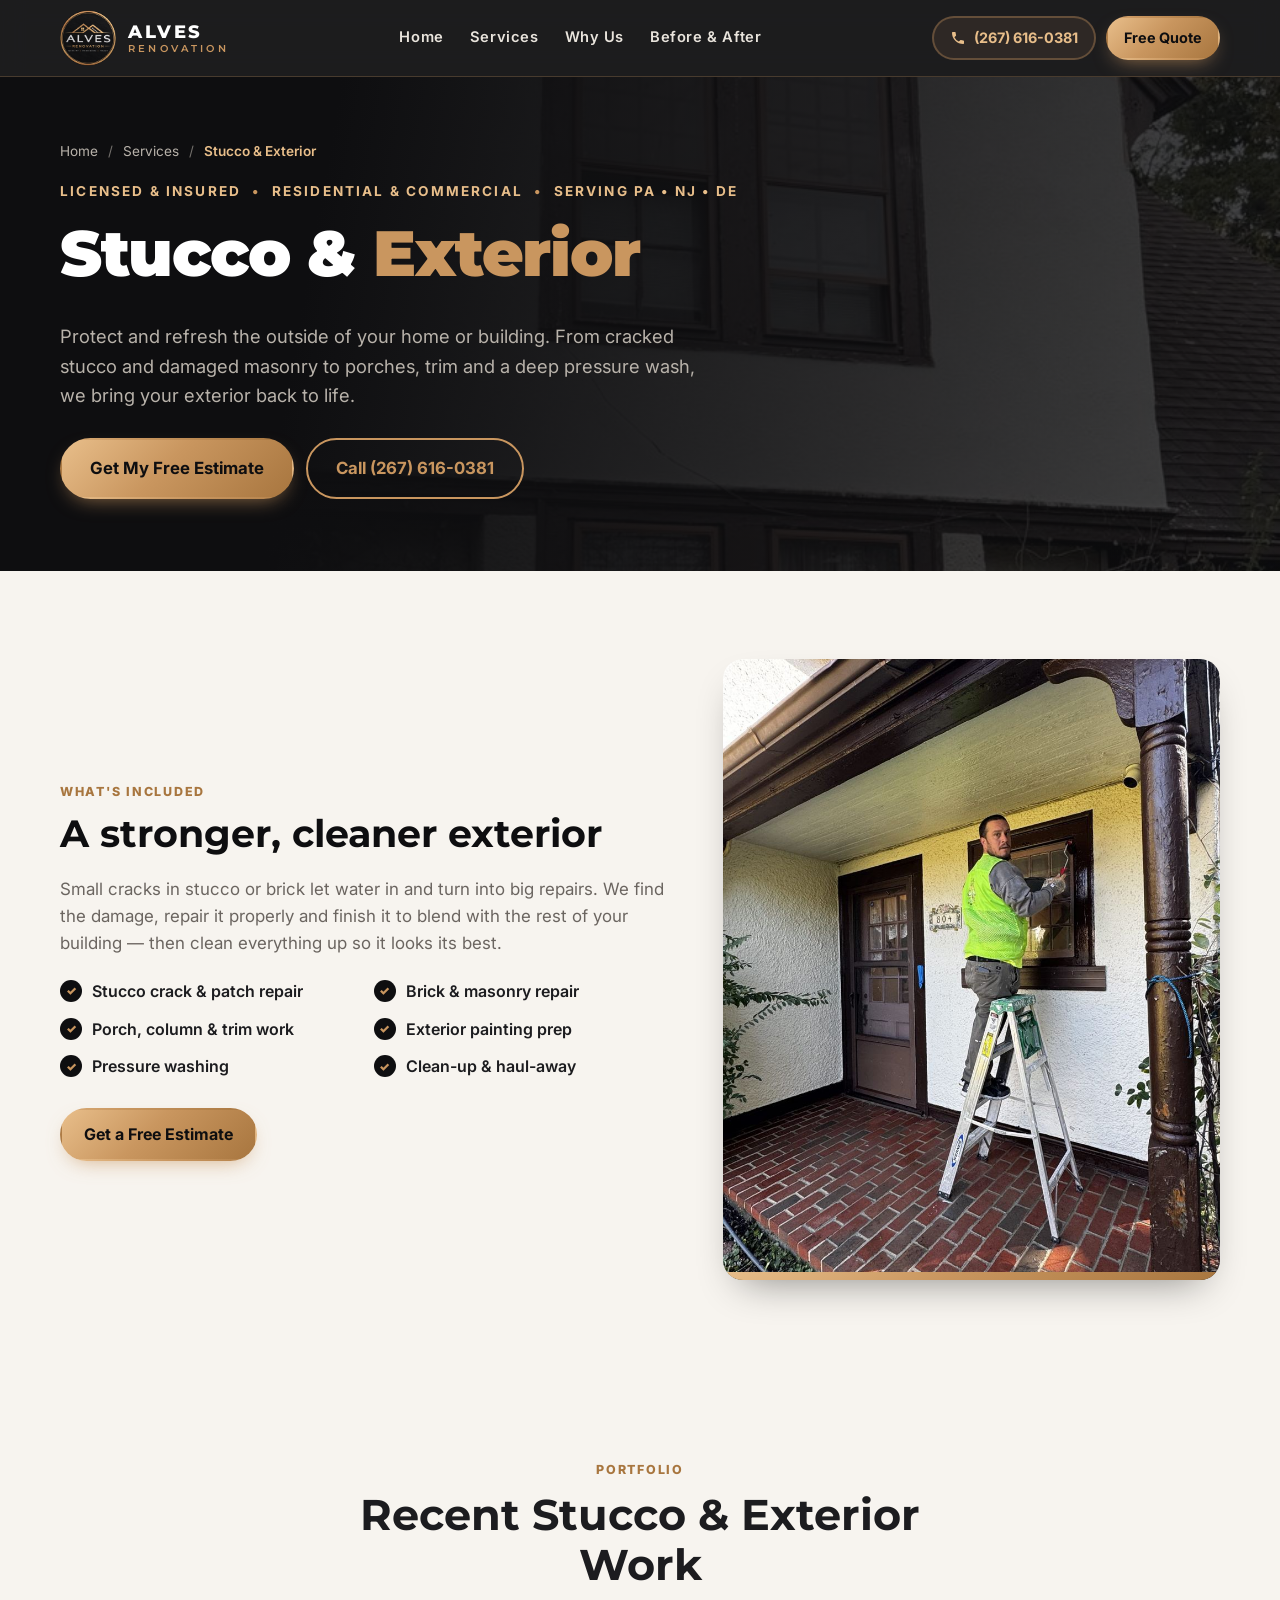
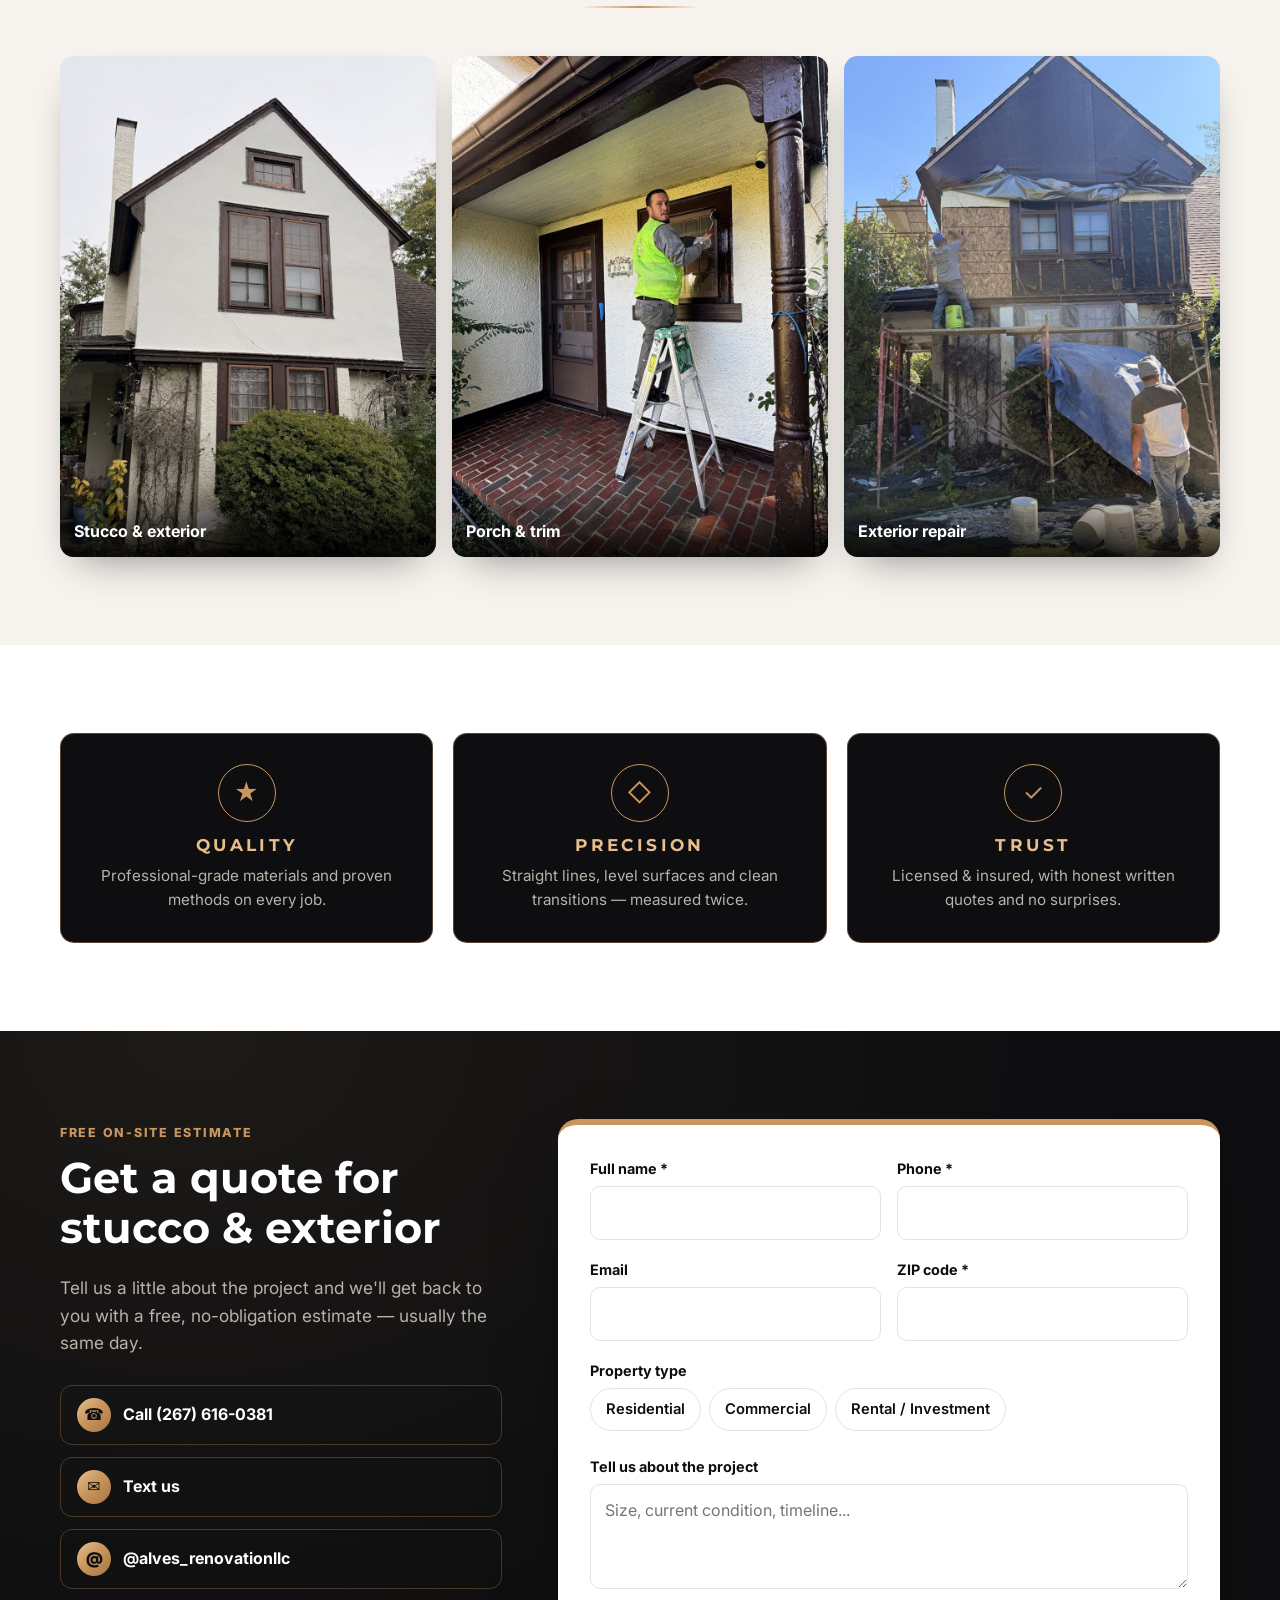
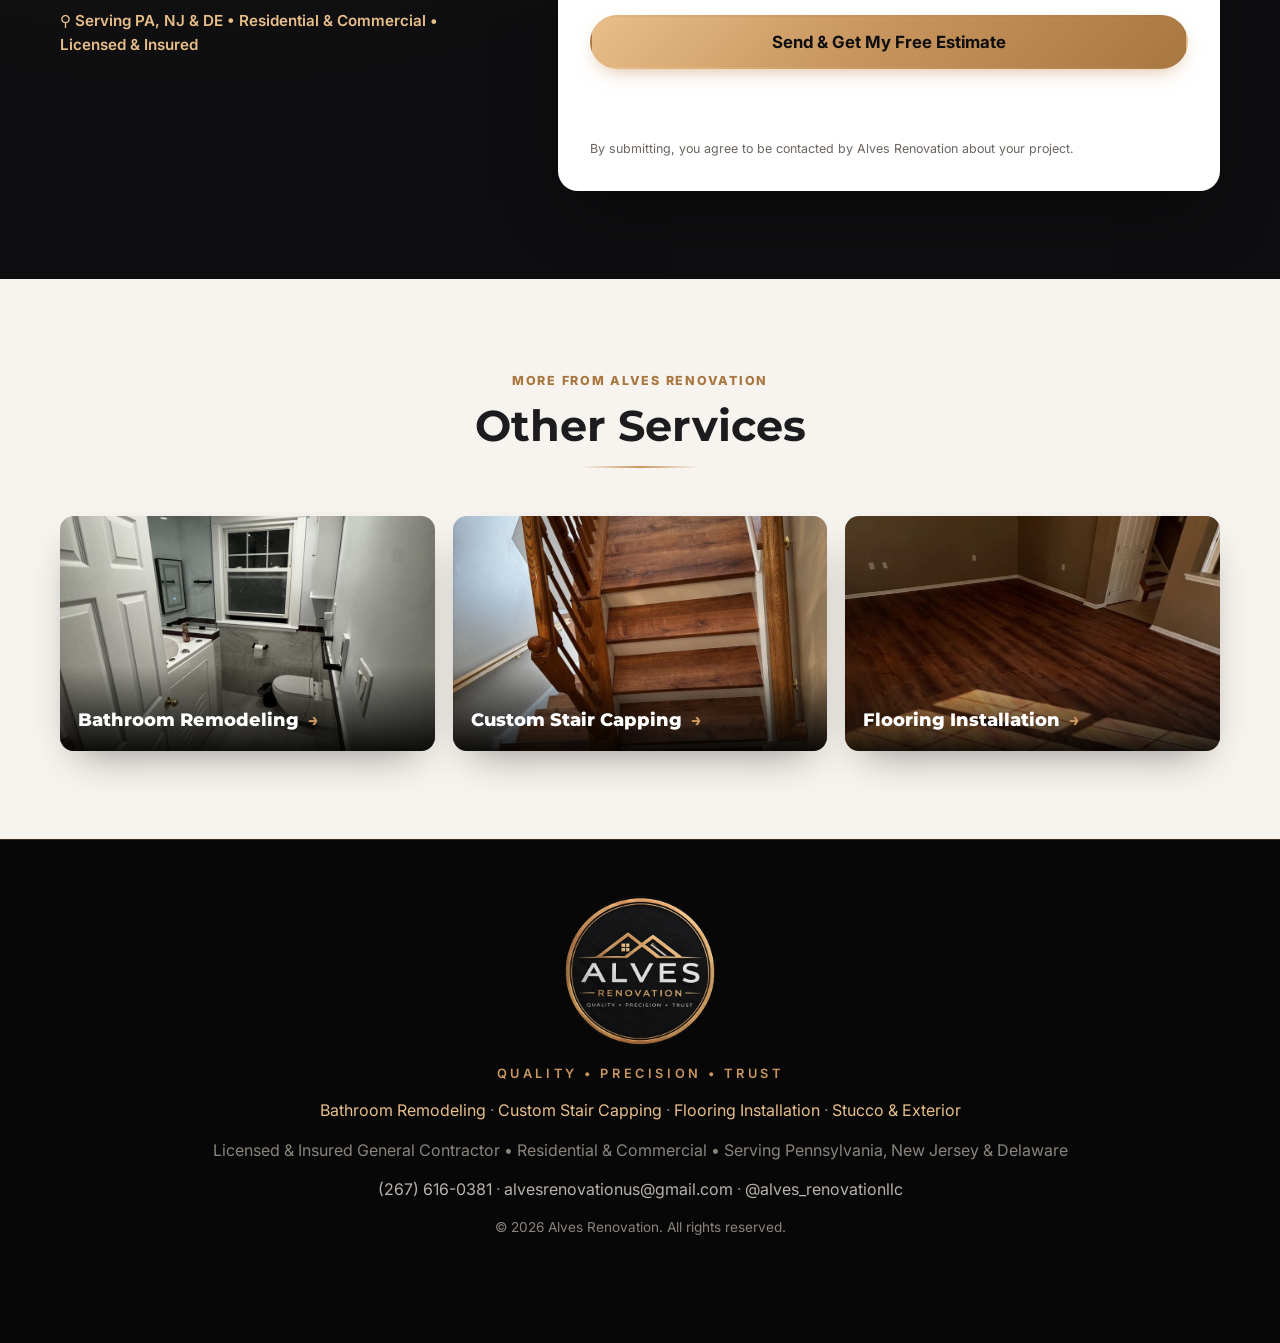
<file: stucco-exterior.html>
<!DOCTYPE html>
<html lang="en">
<head>
  <meta charset="utf-8" />
  <meta name="viewport" content="width=device-width, initial-scale=1" />
  <title>Stucco &amp; Exterior Repair in PA, NJ &amp; DE | Alves Renovation</title>
  <meta name="description" content="Stucco and masonry repair, porch and trim work and pressure washing by a licensed &amp; insured general contractor. Residential &amp; commercial in Pennsylvania, New Jersey and Delaware." />
  <meta property="og:title" content="Stucco &amp; Exterior Repair in PA, NJ &amp; DE | Alves Renovation" />
  <meta property="og:description" content="Stucco and masonry repair, porch and trim work and pressure washing by a licensed &amp; insured general contractor. Residential &amp; commercial in Pennsylvania, New Jersey and Delaware." />
  <meta property="og:image" content="https://alvesrenovations.com/assets/img/exterior-stucco.jpg" />
  <meta property="og:url" content="https://alvesrenovations.com/stucco-exterior.html" />
  <meta property="og:type" content="website" />
  <link rel="canonical" href="https://alvesrenovations.com/stucco-exterior.html" />
  <meta name="theme-color" content="#0E0E10" />
  <link rel="icon" href="assets/favicon.png" type="image/png" />
  <link rel="apple-touch-icon" href="assets/logo-sm.png" />
  <link rel="preconnect" href="https://fonts.googleapis.com" />
  <link rel="preconnect" href="https://fonts.gstatic.com" crossorigin />
  <link href="https://fonts.googleapis.com/css2?family=Inter:wght@400;500;600;700;800&family=Montserrat:wght@700;800;900&display=swap" rel="stylesheet" />
  <link rel="stylesheet" href="css/styles.css" />
</head>
<body>

  <!-- ===== HEADER ===== -->
  <header class="header" id="top">
    <div class="container header__inner">
      <a href="index.html" class="brand" aria-label="Alves Renovation home">
        <img src="assets/logo-sm.png" alt="Alves Renovation logo" class="brand__logo" width="56" height="56" />
        <span class="brand__name"><strong>Alves</strong><small>Renovation</small></span>
      </a>
      <nav class="nav" id="nav">
        <a href="index.html">Home</a>
        <a href="index.html#services">Services</a>
        <a href="index.html#why">Why Us</a>
        <a href="index.html#before-after">Before &amp; After</a>
        <a href="#quote" class="nav__cta-mobile">Free Quote</a>
      </nav>
      <div class="header__actions">
        <a href="tel:+12676160381" class="btn btn--ghost btn--sm header__phone">
          <svg class="icon" viewBox="0 0 24 24" aria-hidden="true"><path d="M6.6 10.8a15.1 15.1 0 0 0 6.6 6.6l2.2-2.2c.3-.3.7-.4 1-.2 1.1.4 2.3.6 3.6.6.6 0 1 .4 1 1V20c0 .6-.4 1-1 1A17 17 0 0 1 3 4c0-.6.4-1 1-1h3.5c.6 0 1 .4 1 1 0 1.3.2 2.5.6 3.6.1.3 0 .7-.2 1l-2.3 2.2z"/></svg>
          (267) 616-0381
        </a>
        <a href="#quote" class="btn btn--primary btn--sm">Free Quote</a>
        <button class="menu-toggle" id="menuToggle" aria-label="Open menu" aria-expanded="false"><span></span><span></span><span></span></button>
      </div>
    </div>
  </header>

  <!-- ===== PAGE HERO ===== -->
  <section class="sp-hero">
    <div class="sp-hero__bg" aria-hidden="true"><img src="assets/img/exterior-stucco.jpg" alt="" /></div>
    <div class="container sp-hero__inner">
      <nav class="breadcrumb" aria-label="Breadcrumb"><a href="index.html">Home</a> <span>/</span> <a href="index.html#services">Services</a> <span>/</span> <b>Stucco &amp; Exterior</b></nav>
      <p class="hero__kicker"><span>Licensed &amp; Insured</span> <i>&bull;</i> <span>Residential &amp; Commercial</span> <i>&bull;</i> <span>Serving PA &bull; NJ &bull; DE</span></p>
      <h1>Stucco &amp; <span class="accent">Exterior</span></h1>
      <p class="lead">Protect and refresh the outside of your home or building. From cracked stucco and damaged masonry to porches, trim and a deep pressure wash, we bring your exterior back to life.</p>
      <div class="hero__ctas">
        <a href="#quote" class="btn btn--primary btn--lg">Get My Free Estimate</a>
        <a href="tel:+12676160381" class="btn btn--outline btn--lg">Call (267) 616-0381</a>
      </div>
    </div>
  </section>

  <!-- ===== WHAT'S INCLUDED ===== -->
  <section class="section">
    <div class="container sp-block">
      <div class="sp-block__copy">
        <span class="eyebrow">What's included</span>
        <h2>A stronger, cleaner exterior</h2>
        <p>Small cracks in stucco or brick let water in and turn into big repairs. We find the damage, repair it properly and finish it to blend with the rest of your building &mdash; then clean everything up so it looks its best.</p>
        <ul class="checklist"><li>Stucco crack &amp; patch repair</li><li>Brick &amp; masonry repair</li><li>Porch, column &amp; trim work</li><li>Exterior painting prep</li><li>Pressure washing</li><li>Clean-up &amp; haul-away</li></ul>
        <a href="#quote" class="btn btn--primary">Get a Free Estimate</a>
      </div>
      <div class="sp-block__img"><img src="assets/img/exterior-porch.jpg" alt="Porch and exterior trim repair in progress" loading="lazy" /></div>
    </div>
  </section>

  <!-- ===== GALLERY ===== -->
  <section class="section">
    <div class="container">
      <header class="section__head">
        <span class="eyebrow">Portfolio</span>
        <h2>Recent Stucco &amp; Exterior Work</h2>
      </header>
      <div class="sp-gallery"><figure><img src="assets/img/exterior-stucco.jpg" alt="House exterior after stucco repair" loading="lazy" /><figcaption>Stucco &amp; exterior</figcaption></figure><figure><img src="assets/img/exterior-porch.jpg" alt="Porch and trim work" loading="lazy" /><figcaption>Porch &amp; trim</figcaption></figure><figure><img src="assets/img/exterior-work.jpg" alt="Exterior repair with scaffolding" loading="lazy" /><figcaption>Exterior repair</figcaption></figure></div>
    </div>
  </section>

  <!-- ===== WHY US (short) ===== -->
  <section class="section section--alt">
    <div class="container">
      <div class="values">
        <article class="value"><div class="value__icon">&#9733;</div><h3>Quality</h3><p>Professional-grade materials and proven methods on every job.</p></article>
        <article class="value"><div class="value__icon">&#9671;</div><h3>Precision</h3><p>Straight lines, level surfaces and clean transitions &mdash; measured twice.</p></article>
        <article class="value"><div class="value__icon">&#10003;</div><h3>Trust</h3><p>Licensed &amp; insured, with honest written quotes and no surprises.</p></article>
      </div>
    </div>
  </section>

  <!-- ===== LEAD CAPTURE ===== -->
  <section class="section section--dark" id="quote">
    <div class="container quote">
      <div class="quote__copy">
        <span class="eyebrow">Free on-site estimate</span>
        <h2>Get a quote for stucco &amp; exterior</h2>
        <p>Tell us a little about the project and we'll get back to you with a free, no-obligation estimate &mdash; usually the same day.</p>
        <ul class="contact-list">
          <li><a href="tel:+12676160381"><span class="contact-list__icon">&#9742;</span> Call (267) 616-0381</a></li>
          <li><a href="sms:+12676160381"><span class="contact-list__icon">&#9993;</span> Text us</a></li>
          <li><a href="https://www.instagram.com/alves_renovationllc/" target="_blank" rel="noopener"><span class="contact-list__icon">@</span> @alves_renovationllc</a></li>
        </ul>
        <p class="service-area">&#9906; Serving PA, NJ &amp; DE &bull; Residential &amp; Commercial &bull; Licensed &amp; Insured</p>
      </div>

      <form class="quote__form lead-form js-lead-form" data-source="page-stucco-exterior" novalidate>
        <input type="hidden" name="service" value="Stucco & masonry repair" />
        <div class="field-row">
          <div class="field"><label for="f-name">Full name *</label><input id="f-name" name="name" type="text" autocomplete="name" required /></div>
          <div class="field"><label for="f-phone">Phone *</label><input id="f-phone" name="phone" type="tel" inputmode="tel" autocomplete="tel" required /></div>
        </div>
        <div class="field-row">
          <div class="field"><label for="f-email">Email</label><input id="f-email" name="email" type="email" autocomplete="email" /></div>
          <div class="field"><label for="f-zip">ZIP code *</label><input id="f-zip" name="zip" type="text" inputmode="numeric" maxlength="10" autocomplete="postal-code" required /></div>
        </div>
        <fieldset class="field">
          <legend>Property type</legend>
          <div class="chips">
            <label class="chip"><input type="radio" name="property" value="Residential" /><span>Residential</span></label>
            <label class="chip"><input type="radio" name="property" value="Commercial" /><span>Commercial</span></label>
            <label class="chip"><input type="radio" name="property" value="Rental / Investment" /><span>Rental / Investment</span></label>
          </div>
        </fieldset>
        <div class="field">
          <label for="f-notes">Tell us about the project</label>
          <textarea id="f-notes" name="notes" rows="3" placeholder="Size, current condition, timeline..."></textarea>
        </div>
        <input type="text" name="website" class="hp" tabindex="-1" autocomplete="off" aria-hidden="true" />
        <button type="submit" class="btn btn--primary btn--lg btn--block">Send &amp; Get My Free Estimate</button>
        <p class="form-status" role="status" aria-live="polite"></p>
        <p class="fineprint">By submitting, you agree to be contacted by Alves Renovation about your project.</p>
      </form>
    </div>
  </section>

  <!-- ===== OTHER SERVICES ===== -->
  <section class="section">
    <div class="container">
      <header class="section__head">
        <span class="eyebrow">More from Alves Renovation</span>
        <h2>Other Services</h2>
      </header>
      <div class="other-services">
        <a class="other-service" href="bathroom-remodeling.html">
          <img src="assets/img/bathroom-after.jpg" alt="" loading="lazy" />
          <span>Bathroom Remodeling <b aria-hidden="true">&rarr;</b></span>
        </a>
        <a class="other-service" href="stair-capping.html">
          <img src="assets/img/gallery-stairs.jpg" alt="" loading="lazy" />
          <span>Custom Stair Capping <b aria-hidden="true">&rarr;</b></span>
        </a>
        <a class="other-service" href="flooring.html">
          <img src="assets/img/hero-flooring.jpg" alt="" loading="lazy" />
          <span>Flooring Installation <b aria-hidden="true">&rarr;</b></span>
        </a>
      </div>
    </div>
  </section>

  <!-- ===== FOOTER ===== -->
  <footer class="footer">
    <div class="container footer__inner">
      <a href="index.html" aria-label="Home">
        <img src="assets/logo.png" alt="Alves Renovation logo" class="footer__logo" width="150" height="150" loading="lazy" />
      </a>
      <p class="footer__tagline">Quality &bull; Precision &bull; Trust</p>
      <p class="footer__links"><a href="bathroom-remodeling.html">Bathroom Remodeling</a> &middot; <a href="stair-capping.html">Custom Stair Capping</a> &middot; <a href="flooring.html">Flooring Installation</a> &middot; <a href="stucco-exterior.html">Stucco &amp; Exterior</a></p>
      <p>Licensed &amp; Insured General Contractor &bull; Residential &amp; Commercial &bull; Serving Pennsylvania, New Jersey &amp; Delaware</p>
      <p class="footer__contact"><a href="tel:+12676160381">(267) 616-0381</a> &middot; <a href="mailto:alvesrenovationus@gmail.com">alvesrenovationus@gmail.com</a> &middot; <a href="https://www.instagram.com/alves_renovationllc/" target="_blank" rel="noopener">@alves_renovationllc</a></p>
      <p class="footer__copy">&copy; <span id="year"></span> Alves Renovation. All rights reserved.</p>
    </div>
  </footer>

  <!-- Sticky mobile CTA -->
  <div class="sticky-cta">
    <a href="tel:+12676160381" class="btn btn--ghost">Call</a>
    <a href="sms:+12676160381" class="btn btn--ghost">Text</a>
    <a href="#quote" class="btn btn--primary">Free Quote</a>
  </div>

  <!-- Success modal -->
  <div class="modal" id="thanks" hidden>
    <div class="modal__box" role="dialog" aria-modal="true" aria-labelledby="thanksTitle">
      <div class="modal__check">&#10003;</div>
      <h3 id="thanksTitle">Thank you!</h3>
      <p>We received your request and will contact you shortly. Need it faster? Call or text <a href="tel:+12676160381">(267) 616-0381</a>.</p>
      <button class="btn btn--primary" data-close>Close</button>
    </div>
  </div>

  <script src="js/main.js"></script>
</body>
</html>
</file>
<file: css/styles.css>
/* ==========================================================
   Alves Renovation — brand palette (black + gold)
   ========================================================== */
:root {
  /* Alves Renovation brand — black + gold (from the official logo) */
  --black: #0E0E10;
  --charcoal: #18181B;
  --charcoal-2: #222226;
  --gold: #C9965F;
  --gold-light: #E8BE8A;
  --gold-dark: #A8763F;
  --gold-grad: linear-gradient(135deg, #E8BE8A 0%, #C9965F 45%, #A8763F 100%);
  --ink: #1c1c1f;
  --muted: #6b6560;
  --muted-dark: #b8b2aa;
  --line: #e8e2d9;
  --bg: #f7f4ef;
  --white: #ffffff;
  --success: #16a34a;
  --error: #dc2626;
  --radius: 14px;
  --shadow: 0 18px 40px -18px rgba(0, 0, 0, .45);
  --font: "Inter", system-ui, -apple-system, "Segoe UI", Roboto, sans-serif;
  --display: "Montserrat", var(--font);
}

*, *::before, *::after { box-sizing: border-box; }
html { scroll-behavior: smooth; scroll-padding-top: 90px; }
body { margin: 0; font-family: var(--font); color: var(--ink); background: var(--bg); line-height: 1.6; -webkit-font-smoothing: antialiased; }
img { max-width: 100%; display: block; }
a { color: inherit; }
h1, h2, h3 { font-family: var(--display); line-height: 1.15; margin: 0 0 .5em; }
.container { width: min(1160px, 100% - 32px); margin-inline: auto; }
.accent { color: var(--gold); }
.muted { color: var(--muted); }
.sr-only { position: absolute; width: 1px; height: 1px; overflow: hidden; clip: rect(0 0 0 0); white-space: nowrap; }
.hp { position: absolute; left: -9999px; opacity: 0; }
.icon { width: 16px; height: 16px; fill: currentColor; }

/* ---------- Buttons ---------- */
.btn { display: inline-flex; align-items: center; justify-content: center; gap: 8px; font-weight: 700; text-decoration: none; border: 2px solid transparent; border-radius: 999px; padding: 12px 22px; cursor: pointer; font-size: 1rem; font-family: inherit; transition: transform .15s, box-shadow .15s, background .15s, color .15s; }
.btn:hover { transform: translateY(-2px); }
.btn--primary { background: var(--gold-grad); color: var(--black); box-shadow: 0 8px 20px -8px rgba(201, 150, 95, .7); }
.btn--primary:hover { filter: brightness(1.08); }
.btn--outline { border-color: var(--gold); color: var(--gold); background: transparent; }
.btn--outline:hover { background: var(--gold); color: var(--black); }
.btn--ghost { background: rgba(201, 150, 95, .1); color: var(--gold-light); border-color: rgba(201, 150, 95, .35); }
.btn--sm { padding: 8px 16px; font-size: .9rem; }
.btn--lg { padding: 15px 28px; font-size: 1.05rem; }
.btn--block { width: 100%; }
.btn[disabled] { opacity: .65; pointer-events: none; }

/* ---------- Header ---------- */
.header { position: sticky; top: 0; z-index: 50; background: rgba(14, 14, 16, .94); backdrop-filter: blur(12px); border-bottom: 1px solid rgba(201, 150, 95, .25); }
.header__inner { display: flex; align-items: center; justify-content: space-between; gap: 16px; height: 76px; }
.brand { display: flex; align-items: center; gap: 12px; text-decoration: none; color: var(--white); }
.brand__logo { width: 56px; height: 56px; border-radius: 50%; }
.brand__name { font-family: var(--display); font-size: 1.15rem; font-weight: 700; letter-spacing: .14em; text-transform: uppercase; line-height: 1.1; display: flex; flex-direction: column; }
.brand__name small { font-size: .62rem; letter-spacing: .32em; color: var(--gold); font-weight: 600; }
.brand__name strong { color: var(--white); font-weight: 800; }
.brand--light { color: var(--white); }
.nav { display: flex; gap: 26px; }
.nav a { text-decoration: none; font-weight: 600; color: #e9e4dc; font-size: .92rem; letter-spacing: .04em; }
.nav a:hover { color: var(--gold); }
.nav__cta-mobile { display: none; }
.header__actions { display: flex; align-items: center; gap: 10px; }
.menu-toggle { display: none; background: none; border: 0; width: 40px; height: 40px; padding: 8px; cursor: pointer; }
.menu-toggle span { display: block; height: 2px; background: var(--gold); margin: 5px 0; border-radius: 2px; transition: .2s; }

/* ---------- Hero ---------- */
.hero { position: relative; background: var(--black) radial-gradient(ellipse at 80% 20%, #1f1c19 0%, transparent 60%); color: var(--white); overflow: hidden; padding: 72px 0 88px; }
.hero__bg { position: absolute; inset: 0; }
.hero__bg img { width: 100%; height: 100%; object-fit: cover; opacity: .2; filter: grayscale(.4); }
.hero__bg::after { content: ""; position: absolute; inset: 0; background: linear-gradient(100deg, var(--black) 30%, rgba(0, 0, 0, .75) 65%, rgba(14, 14, 16, .55)); }
.hero__grid { position: relative; display: grid; grid-template-columns: 1.15fr .85fr; gap: 48px; align-items: center; }
.pill { display: inline-block; text-transform: uppercase; letter-spacing: .18em !important; background: rgba(201, 150, 95, .14); color: var(--gold); border: 1px solid rgba(201, 150, 95, .35); padding: 6px 14px; border-radius: 999px; font-size: .82rem; font-weight: 700; letter-spacing: .02em; margin-bottom: 18px; }
.hero h1 { font-size: clamp(2.3rem, 5vw, 3.8rem); font-weight: 900; letter-spacing: -.02em; }
.lead { font-size: 1.15rem; color: var(--muted-dark); max-width: 560px; }
.hero__checks { list-style: none; padding: 0; margin: 22px 0 30px; display: flex; flex-wrap: wrap; gap: 10px 22px; }
.hero__checks li { position: relative; padding-left: 26px; font-weight: 600; }
.hero__checks li::before { content: "✓"; position: absolute; left: 0; top: 0; width: 19px; height: 19px; border-radius: 50%; background: var(--gold); color: var(--black); font-size: .75rem; display: grid; place-items: center; font-weight: 900; margin-top: 3px; }
.hero__ctas { display: flex; flex-wrap: wrap; gap: 12px; }
.hero__card { background: var(--white); color: var(--ink); border-radius: 20px; padding: 28px; box-shadow: 0 30px 60px -20px rgba(0, 0, 0, .7); border-top: 6px solid var(--gold); }
.hero__card h2 { font-size: 1.4rem; color: var(--black); margin-bottom: 4px; }
.hero h1 .accent, .offer h3 .accent { background: var(--gold-grad); -webkit-background-clip: text; background-clip: text; color: transparent; }
.hero__card .lead-form { display: grid; gap: 12px; margin-top: 16px; }

/* ---------- Forms ---------- */
.lead-form input, .lead-form select, .lead-form textarea { width: 100%; padding: 13px 14px; border: 1.5px solid var(--line); border-radius: 10px; font: inherit; color: var(--ink); background: var(--white); transition: border-color .15s, box-shadow .15s; }
.lead-form input:focus, .lead-form select:focus, .lead-form textarea:focus { outline: none; border-color: var(--gold-dark); box-shadow: 0 0 0 4px rgba(201, 150, 95, .15); }
.lead-form .is-invalid { border-color: var(--error) !important; }
.form-status { margin: 6px 0 0; font-weight: 600; font-size: .95rem; min-height: 1.2em; }
.form-status.is-error { color: var(--error); }
.form-status.is-success { color: var(--success); }
.fineprint { font-size: .78rem; color: var(--muted); margin: 10px 0 0; }

/* ---------- Trust bar ---------- */
.trust { background: var(--gold-grad); color: var(--black); }
.trust__grid { display: grid; grid-template-columns: repeat(4, 1fr); text-align: center; padding: 20px 0; gap: 12px; }
.trust strong { display: block; font-family: var(--display); font-size: 1.2rem; font-weight: 800; text-transform: uppercase; letter-spacing: .14em; }
.trust span { font-size: .9rem; font-weight: 600; }

/* ---------- Sections ---------- */
.section { padding: 88px 0; }
.section--alt { background: var(--white); }
.section--dark { background: var(--black) radial-gradient(ellipse at 15% 0%, #1d1a17 0%, transparent 55%); color: var(--white); }
.section--dark .section__head p { color: var(--muted-dark); }
.section__head { text-align: center; max-width: 680px; margin: 0 auto 48px; }
.section__head h2 { font-size: clamp(2rem, 4vw, 2.7rem); }
.section__head h2::after { content: ""; display: block; width: 120px; height: 2px; margin: 16px auto 0; background: linear-gradient(90deg, transparent, var(--gold), transparent); }
.section__head p { color: var(--muted); font-size: 1.08rem; margin: 0; }
.eyebrow { display: inline-block; text-transform: uppercase; letter-spacing: .14em; font-size: .78rem; font-weight: 800; color: var(--gold-dark); margin-bottom: 10px; }
.section--dark .eyebrow { color: var(--gold); }

/* ---------- Services ---------- */
.services { display: flex; flex-wrap: wrap; justify-content: center; gap: 20px; }
.services .service { flex: 0 1 calc((100% - 40px) / 3); }
.services + .services__group { margin-top: 48px; }
.services__group { font-size: 1rem; text-transform: uppercase; letter-spacing: .22em; color: var(--gold-dark); text-align: center; margin: 0 0 20px; display: flex; align-items: center; gap: 16px; }
.services__group::before, .services__group::after { content: ""; flex: 1; height: 1px; background: linear-gradient(90deg, transparent, var(--gold)); }
.services__group::after { background: linear-gradient(90deg, var(--gold), transparent); }
.service { background: var(--white); border: 1px solid var(--line); border-radius: var(--radius); padding: 28px; transition: transform .2s, box-shadow .2s, border-color .2s; }
.service:hover { transform: translateY(-4px); box-shadow: var(--shadow); border-color: transparent; }
.service__icon { color: var(--gold); width: 52px; height: 52px; border-radius: 12px; background: var(--black); display: grid; place-items: center; margin-bottom: 16px; }
.service__icon svg { width: 26px; height: 26px; fill: var(--gold); stroke: var(--gold); stroke-width: 0; }
.service__icon svg [stroke] { fill: none; }
.service h3 { font-size: 1.2rem; color: var(--black); }
.service p { margin: 0; color: var(--muted); }
.offer { margin-top: 40px; display: flex; align-items: center; justify-content: space-between; gap: 24px; border: 1px solid rgba(201, 150, 95, .45); background: linear-gradient(120deg, var(--black), var(--charcoal-2)); color: var(--white); padding: 32px 36px; border-radius: 20px; box-shadow: var(--shadow); }
.offer h3 { font-size: 1.6rem; margin: 8px 0; }
.offer p { margin: 0; color: var(--muted-dark); max-width: 640px; }
.offer__tag { background: var(--gold-grad); color: var(--black); font-weight: 800; font-size: .75rem; text-transform: uppercase; letter-spacing: .1em; padding: 4px 10px; border-radius: 6px; }

/* ---------- Before / After ---------- */
.ba-tabs { display: flex; justify-content: center; flex-wrap: wrap; gap: 8px; margin-bottom: 28px; }
.ba-tab { font: inherit; font-weight: 700; padding: 10px 18px; border-radius: 999px; border: 1.5px solid rgba(201, 150, 95, .4); background: transparent; color: var(--white); cursor: pointer; transition: .15s; }
.ba-tab:hover { border-color: var(--gold); }
.ba-tab.is-active { background: var(--gold-grad); color: var(--black); border-color: var(--gold); }
.ba-stage { display: grid; grid-template-columns: minmax(0, 480px) 1fr; gap: 48px; align-items: center; justify-content: center; }
.ba { position: relative; aspect-ratio: 3 / 4; border-radius: 18px; overflow: hidden; box-shadow: 0 30px 60px -20px rgba(0, 0, 0, .6); user-select: none; --pos: 50%; background: #000; }
.ba__img { position: absolute; inset: 0; width: 100%; height: 100%; object-fit: cover; }
.ba__before-wrap { position: absolute; inset: 0; clip-path: inset(0 calc(100% - var(--pos)) 0 0); }
.ba__label { position: absolute; top: 14px; z-index: 3; padding: 7px 14px; border: 0; border-radius: 6px; font: inherit; font-weight: 800; font-size: .8rem; text-transform: uppercase; letter-spacing: .08em; cursor: pointer; transition: opacity .2s, transform .15s; }
.ba__label:hover { transform: translateY(-1px); }
.ba__label--before { left: 14px; background: rgba(0, 0, 0, .85); color: var(--white); }
.ba__label--after { right: 14px; background: var(--gold); color: var(--black); }
.ba__handle { position: absolute; top: 0; bottom: 0; left: var(--pos); width: 4px; margin-left: -2px; background: var(--gold); pointer-events: none; }
.ba__handle span { position: absolute; top: 50%; left: 50%; width: 46px; height: 46px; transform: translate(-50%, -50%); border-radius: 50%; background: var(--gold); box-shadow: 0 4px 14px rgba(0, 0, 0, .4); }
.ba__handle span::before { content: "◂ ▸"; position: absolute; inset: 0; display: grid; place-items: center; color: var(--black); font-weight: 900; font-size: .9rem; letter-spacing: -1px; }
.ba { cursor: ew-resize; touch-action: pan-y; }
.ba__range { position: absolute; inset: 0; width: 100%; height: 100%; opacity: 0; margin: 0; pointer-events: none; }
.ba:focus-within .ba__handle span { outline: 3px solid var(--white); }
.ba.is-dragging .ba__img { transition: none; }
.ba.is-full-before .ba__label--after, .ba.is-full-after .ba__label--before { opacity: .45; }
.ba__img { pointer-events: none; -webkit-user-drag: none; }
.ba.is-fading .ba__img { opacity: 0; }
.ba__img { transition: opacity .25s; }
.ba-info h3 { font-size: 1.8rem; }
.ba-info p { color: var(--muted-dark); font-size: 1.08rem; margin-bottom: 24px; }

/* ---------- Carousel ---------- */
.carousel { position: relative; }
.carousel__track { display: flex; gap: 18px; overflow-x: auto; scroll-snap-type: x mandatory; scroll-behavior: smooth; padding: 4px 4px 12px; scrollbar-width: none; }
.carousel__track::-webkit-scrollbar { display: none; }
.slide { flex: 0 0 calc((100% - 36px) / 3); margin: 0; scroll-snap-align: start; position: relative; border-radius: var(--radius); overflow: hidden; aspect-ratio: 3 / 4; box-shadow: var(--shadow); }
.slide img { width: 100%; height: 100%; object-fit: cover; transition: transform .5s; }
.slide:hover img { transform: scale(1.04); }
.slide figcaption { position: absolute; left: 0; right: 0; bottom: 0; padding: 40px 16px 14px; background: linear-gradient(transparent, rgba(0, 0, 0, .9)); color: var(--white); font-weight: 700; }
.carousel__btn { position: absolute; top: 45%; z-index: 2; width: 48px; height: 48px; border-radius: 50%; border: 0; background: var(--black); color: var(--gold); outline: 1.5px solid var(--gold); font-size: 1.1rem; font-weight: 900; cursor: pointer; box-shadow: var(--shadow); transform: translateY(-50%); }
.carousel__btn--prev { left: -18px; }
.carousel__btn--next { right: -18px; }
.carousel__dots { display: flex; justify-content: center; gap: 8px; margin-top: 18px; }
.carousel__dots button { width: 10px; height: 10px; border-radius: 50%; border: 0; background: var(--muted-dark); padding: 0; cursor: pointer; }
.carousel__dots button.is-active { background: var(--gold); width: 26px; border-radius: 6px; }

/* ---------- Why ---------- */
.why { display: grid; grid-template-columns: .8fr 1.2fr; gap: 56px; align-items: center; }
.why__photo { border-radius: 20px; overflow: hidden; box-shadow: var(--shadow); aspect-ratio: 3 / 4; position: relative; }
.why__photo img { width: 100%; height: 100%; object-fit: cover; }
.why__photo::after { content: ""; position: absolute; inset: auto 0 0 0; height: 8px; background: var(--gold); }
.why h2 { font-size: clamp(1.8rem, 3.4vw, 2.4rem); color: var(--black); }
.why__copy > p { color: var(--muted); font-size: 1.08rem; }
.steps { list-style: none; counter-reset: s; padding: 0; margin: 28px 0 0; display: grid; gap: 16px; }
.steps li { counter-increment: s; position: relative; padding: 16px 16px 16px 72px; border: 1px solid var(--line); border-radius: var(--radius); background: var(--bg); }
.steps li::before { content: counter(s); position: absolute; left: 16px; top: 50%; transform: translateY(-50%); width: 40px; height: 40px; border-radius: 50%; border: 1.5px solid var(--gold); background: var(--black); color: var(--gold); font-family: var(--display); font-weight: 900; display: grid; place-items: center; }
.steps strong { display: block; color: var(--black); }
.steps span { color: var(--muted); font-size: .95rem; }

/* ---------- Quote ---------- */
.quote { display: grid; grid-template-columns: .8fr 1.2fr; gap: 56px; align-items: start; }
.quote__copy h2 { font-size: clamp(2rem, 4vw, 2.7rem); }
.quote__copy p { color: var(--muted-dark); font-size: 1.08rem; }
.contact-list { list-style: none; padding: 0; margin: 28px 0 0; display: grid; gap: 12px; }
.contact-list a { display: flex; align-items: center; gap: 12px; text-decoration: none; font-weight: 700; color: var(--white); padding: 12px 16px; border: 1px solid rgba(201, 150, 95, .3); border-radius: 12px; transition: .15s; word-break: break-all; }
.contact-list a:hover { border-color: var(--gold); background: rgba(201, 150, 95, .08); }
.contact-list__icon { flex: none; width: 34px; height: 34px; border-radius: 50%; background: var(--gold-grad); color: var(--black); display: grid; place-items: center; font-weight: 900; }
.quote__form { background: var(--white); color: var(--ink); border-radius: 20px; padding: 32px; box-shadow: 0 30px 60px -20px rgba(0, 0, 0, .5); border-top: 6px solid var(--gold); display: grid; gap: 18px; }
.field-row { display: grid; grid-template-columns: 1fr 1fr; gap: 16px; }
.field { border: 0; padding: 0; margin: 0; min-width: 0; }
.field label, .field legend { display: block; font-weight: 700; font-size: .9rem; color: var(--black); margin-bottom: 6px; padding: 0; }
.chips { display: flex; flex-wrap: wrap; gap: 8px; }
.chip { position: relative; cursor: pointer; }
.chip input { position: absolute; opacity: 0; width: 1px; height: 1px; }
.chip span { display: inline-block; padding: 9px 15px; border-radius: 999px; border: 1.5px solid var(--line); font-weight: 600; font-size: .92rem; transition: .15s; background: var(--white); }
.chip:hover span { border-color: var(--gold-dark); }
.chip input:checked + span { background: var(--black); border-color: var(--gold); color: var(--gold-light); }
.chip input:focus-visible + span { box-shadow: 0 0 0 4px rgba(201, 150, 95, .25); }
.chips.is-invalid .chip span { border-color: var(--error); }

/* ---------- Footer ---------- */
.footer { background: #070708; color: #8a847c; padding: 56px 0 100px; text-align: center; border-top: 1px solid rgba(201, 150, 95, .25); }
.footer__logo { width: 150px; height: 150px; border-radius: 50%; margin-bottom: 8px; }
.footer__tagline { color: var(--gold); text-transform: uppercase; letter-spacing: .28em; font-size: .8rem; font-weight: 600; }
.footer__inner { display: grid; justify-items: center; gap: 6px; }
.footer p { margin: 4px 0; }
.footer a { color: var(--muted-dark); text-decoration: none; }
.footer a:hover { color: var(--gold); }
.footer__copy { font-size: .85rem; }

/* ---------- Sticky CTA (mobile) ---------- */
.sticky-cta { display: none; }

/* ---------- Modal ---------- */
.modal { position: fixed; inset: 0; z-index: 100; background: rgba(7, 23, 38, .7); display: grid; place-items: center; padding: 16px; }
.modal[hidden] { display: none; }
.modal__box { background: var(--white); border-radius: 20px; padding: 36px 28px; max-width: 420px; text-align: center; box-shadow: var(--shadow); animation: pop .25s ease-out; }
.modal__check { width: 64px; height: 64px; border-radius: 50%; background: var(--gold-grad); color: var(--black); font-size: 2rem; font-weight: 900; display: grid; place-items: center; margin: 0 auto 16px; }
.modal__box h3 { color: var(--black); font-size: 1.6rem; }
.modal__box p { color: var(--muted); }
.modal__box a { color: var(--gold-dark); font-weight: 700; }
@keyframes pop { from { transform: scale(.9); opacity: 0; } to { transform: scale(1); opacity: 1; } }

/* ---------- Reveal on scroll ---------- */
.reveal { opacity: 0; transform: translateY(24px); transition: opacity .6s, transform .6s; }
.reveal.is-visible { opacity: 1; transform: none; }
@media (prefers-reduced-motion: reduce) { .reveal { opacity: 1; transform: none; } html { scroll-behavior: auto; } }

/* ---------- Responsive ---------- */
@media (max-width: 1024px) {
  .slide { flex-basis: calc((100% - 18px) / 2); }
  .carousel__btn--prev { left: 6px; }
  .carousel__btn--next { right: 6px; }
}
@media (max-width: 900px) {
  .nav { position: fixed; top: 76px; left: 0; right: 0; flex-direction: column; gap: 0; background: var(--black); border-bottom: 1px solid rgba(201, 150, 95, .3); box-shadow: var(--shadow); transform: translateY(-120%); transition: transform .25s; z-index: -1; }
  .nav.is-open { transform: none; }
  .nav a { padding: 16px 24px; border-top: 1px solid rgba(255, 255, 255, .08); }
  .nav__cta-mobile { display: block; }
  .menu-toggle { display: block; }
  .header__phone { display: none; }
  .hero { padding: 48px 0 64px; }
  .hero__grid, .ba-stage, .why, .quote { grid-template-columns: 1fr; gap: 36px; }
  .ba { max-width: 480px; margin: 0 auto; width: 100%; }
  .ba-info { text-align: center; }
  .why__photo { max-width: 420px; margin: 0 auto; width: 100%; aspect-ratio: 4 / 3; }
  .offer { flex-direction: column; text-align: center; }
  .trust__grid { grid-template-columns: repeat(2, 1fr); }
  .section { padding: 64px 0; }
}
@media (max-width: 600px) {
  .header__actions > .btn--primary { display: none; }
  .field-row { grid-template-columns: 1fr; }
  .slide { flex-basis: 82%; }
  .quote__form, .hero__card { padding: 22px; }
  .offer { padding: 26px 22px; }
  .hero__ctas .btn { flex: 1 1 100%; }
  .sticky-cta { display: grid; grid-template-columns: 1fr 1fr 1.6fr; gap: 8px; position: fixed; left: 0; right: 0; bottom: 0; z-index: 60; padding: 10px 12px calc(10px + env(safe-area-inset-bottom)); background: rgba(14, 14, 16, .96); backdrop-filter: blur(10px); border-top: 1px solid rgba(201, 150, 95, .35); }
  .sticky-cta .btn { padding: 12px 8px; }
}

/* ---------- Values (Quality • Precision • Trust) ---------- */
.values { display: grid; grid-template-columns: repeat(3, 1fr); gap: 20px; margin-bottom: 56px; }
.value { text-align: center; padding: 30px 24px; border-radius: var(--radius); background: var(--black); color: var(--white); border: 1px solid rgba(201, 150, 95, .4); }
.value__icon { width: 58px; height: 58px; margin: 0 auto 14px; border-radius: 50%; border: 1.5px solid var(--gold); display: grid; place-items: center; color: var(--gold); font-size: 1.5rem; }
.value h3 { text-transform: uppercase; letter-spacing: .2em; font-size: 1.05rem; color: var(--gold-light); }
.value p { margin: 0; color: var(--muted-dark); font-size: .95rem; }
.hero__logo { width: 110px; height: 110px; border-radius: 50%; margin-bottom: 18px; box-shadow: 0 0 0 1px rgba(201, 150, 95, .3), 0 20px 40px -10px rgba(0, 0, 0, .8); }
@media (max-width: 900px) { .values { grid-template-columns: 1fr; } }
@media (max-width: 600px) { .brand__name { font-size: .95rem; } .brand__logo { width: 48px; height: 48px; } .hero__logo { width: 84px; height: 84px; } }

/* ---------- Licensed badge & service area ---------- */
.badge-li { display: inline-block; margin: 0 8px 18px 0; padding: 7px 16px; border-radius: 999px; background: var(--gold-grad); color: var(--black); font-weight: 800; font-size: .82rem; text-transform: uppercase; letter-spacing: .12em; box-shadow: 0 6px 18px -6px rgba(201, 150, 95, .7); }
.service-area { margin-top: 20px; color: var(--gold-light) !important; font-weight: 600; font-size: .95rem !important; }
@media (max-width: 1024px) { .services .service { flex-basis: calc((100% - 20px) / 2); } }
@media (max-width: 600px) { .services .service { flex-basis: 100%; } }

/* ---------- Main services (photo cards) ---------- */
.main-services { display: grid; grid-template-columns: repeat(4, 1fr); gap: 20px; }
.main-service { background: var(--white); border-radius: var(--radius); overflow: hidden; border: 1px solid var(--line); display: flex; flex-direction: column; transition: transform .2s, box-shadow .2s; }
.main-service:hover { transform: translateY(-4px); box-shadow: var(--shadow); }
.main-service__img { aspect-ratio: 4 / 3; overflow: hidden; position: relative; border-bottom: 3px solid var(--gold); }
.main-service__img img { width: 100%; height: 100%; object-fit: cover; transition: transform .5s; }
.main-service:hover .main-service__img img { transform: scale(1.05); }
.main-service__body { padding: 20px; }
.main-service h3 { font-size: 1.15rem; color: var(--black); margin-bottom: 6px; }
.main-service p { color: var(--muted); margin: 0 0 12px; font-size: .95rem; }
.main-service ul { list-style: none; padding: 0; margin: 0; display: grid; gap: 6px; }
.main-service li { position: relative; padding-left: 20px; font-size: .9rem; font-weight: 600; color: var(--ink); }
.main-service li::before { content: ""; position: absolute; left: 2px; top: .55em; width: 8px; height: 8px; border-radius: 50%; background: var(--gold-grad); }
.services__group { margin-top: 48px !important; }

/* ---------- Other services (compact) ---------- */
.mini-services { display: grid; grid-template-columns: repeat(3, 1fr); gap: 12px; }
.mini-service { display: flex; align-items: center; gap: 12px; background: var(--white); border: 1px solid var(--line); border-radius: 12px; padding: 14px 16px; font-weight: 700; color: var(--black); }
.mini-service svg { flex: none; width: 38px; height: 38px; padding: 9px; border-radius: 50%; background: var(--black); fill: var(--gold); }

/* ---------- Qualities ---------- */
.why__copy h2 { margin-top: 0; }
.qualities { list-style: none; padding: 0; margin: 24px 0 8px; display: grid; grid-template-columns: 1fr 1fr; gap: 14px 20px; }
.qualities li { position: relative; padding-left: 34px; }
.qualities li::before { content: "✓"; position: absolute; left: 0; top: 1px; width: 24px; height: 24px; border-radius: 50%; background: var(--black); color: var(--gold); font-weight: 900; font-size: .8rem; display: grid; place-items: center; }
.qualities strong { display: block; color: var(--black); }
.qualities span { color: var(--muted); font-size: .9rem; }
.why { margin-top: 56px; }
.values { margin-bottom: 0 !important; }

@media (max-width: 1024px) { .main-services { grid-template-columns: repeat(2, 1fr); } }
@media (max-width: 900px) { .mini-services { grid-template-columns: 1fr 1fr; } }
@media (max-width: 600px) { .main-services, .mini-services, .qualities { grid-template-columns: 1fr; } }

/* ---------- Hero photo slider ---------- */
.hero-slider { position: relative; aspect-ratio: 4 / 5; border-radius: 20px; overflow: hidden; background: var(--charcoal); border: 1px solid rgba(201, 150, 95, .45); box-shadow: 0 30px 60px -20px rgba(0, 0, 0, .8); }
.hero-slide { position: absolute; inset: 0; margin: 0; opacity: 0; transition: opacity .8s ease; }
.hero-slide.is-active { opacity: 1; }
.hero-slide img { width: 100%; height: 100%; object-fit: cover; transform: scale(1.04); transition: transform 6s ease; }
.hero-slide.is-active img { transform: scale(1); }
.hero-slide figcaption { position: absolute; left: 0; right: 0; bottom: 0; padding: 60px 22px 46px; background: linear-gradient(transparent, rgba(0, 0, 0, .85)); color: var(--white); font-family: var(--display); font-weight: 800; font-size: 1.15rem; letter-spacing: .02em; }
.hero-slide figcaption::before { content: "Recent project"; display: block; font-family: var(--font); font-size: .72rem; font-weight: 700; letter-spacing: .2em; text-transform: uppercase; color: var(--gold); margin-bottom: 4px; }
.hero-slider__btn { position: absolute; top: 50%; transform: translateY(-50%); z-index: 2; width: 42px; height: 42px; border-radius: 50%; border: 1.5px solid var(--gold); background: rgba(0, 0, 0, .55); color: var(--gold); font-weight: 900; cursor: pointer; transition: background .15s; }
.hero-slider__btn:hover { background: rgba(0, 0, 0, .85); }
.hero-slider__btn--prev { left: 12px; }
.hero-slider__btn--next { right: 12px; }
.hero-slider__dots { position: absolute; left: 22px; bottom: 20px; z-index: 2; display: flex; gap: 6px; }
.hero-slider__dots button { width: 8px; height: 8px; border-radius: 50%; border: 0; padding: 0; background: rgba(255, 255, 255, .45); cursor: pointer; transition: width .2s; }
.hero-slider__dots button.is-active { width: 24px; border-radius: 5px; background: var(--gold); }
@media (max-width: 900px) { .hero-slider { max-width: 480px; width: 100%; margin: 0 auto; } }
@media (max-width: 600px) { .hero-slider { aspect-ratio: 4 / 4.4; } }
@media (prefers-reduced-motion: reduce) { .hero-slide, .hero-slide img { transition: none; } }

.hero__kicker { margin: 6px 0 14px; color: var(--gold-light); font-weight: 700; text-transform: uppercase; letter-spacing: .16em; font-size: .85rem; }
.hero__kicker span { white-space: nowrap; }
.hero__kicker i { font-style: normal; color: var(--gold); margin: 0 6px; }
@media (max-width: 600px) { .hero__kicker { font-size: .74rem; letter-spacing: .12em; line-height: 1.8; } }

/* ==========================================================
   Service pages
   ========================================================== */
.sp-hero { position: relative; overflow: hidden; color: var(--white); background: var(--black); padding: 64px 0 72px; }
.sp-hero__bg { position: absolute; inset: 0; }
.sp-hero__bg img { width: 100%; height: 100%; object-fit: cover; opacity: .38; }
.sp-hero__bg::after { content: ""; position: absolute; inset: 0; background: linear-gradient(100deg, var(--black) 25%, rgba(14, 14, 16, .7) 60%, rgba(14, 14, 16, .35)); }
.sp-hero__inner { position: relative; max-width: 1160px; }
.sp-hero h1 { font-size: clamp(2.4rem, 5.5vw, 4rem); font-weight: 900; letter-spacing: -.02em; max-width: 720px; }
.sp-hero .lead { max-width: 640px; margin-bottom: 28px; }
.breadcrumb { font-size: .85rem; color: var(--muted-dark); margin-bottom: 18px; }
.breadcrumb a { color: var(--muted-dark); text-decoration: none; }
.breadcrumb a:hover { color: var(--gold); }
.breadcrumb span { margin: 0 6px; opacity: .6; }
.breadcrumb b { color: var(--gold-light); font-weight: 600; }

.sp-block { display: grid; grid-template-columns: 1.1fr .9fr; gap: 56px; align-items: center; }
.sp-block h2 { font-size: clamp(1.8rem, 3.4vw, 2.4rem); color: var(--black); }
.sp-block__copy > p { color: var(--muted); font-size: 1.06rem; }
.sp-block__img { border-radius: 20px; overflow: hidden; box-shadow: var(--shadow); aspect-ratio: 4 / 5; position: relative; }
.sp-block__img img { width: 100%; height: 100%; object-fit: cover; }
.sp-block__img::after { content: ""; position: absolute; inset: auto 0 0 0; height: 8px; background: var(--gold-grad); }
.checklist { list-style: none; padding: 0; margin: 22px 0 28px; display: grid; grid-template-columns: 1fr 1fr; gap: 12px 20px; }
.checklist li { position: relative; padding-left: 32px; font-weight: 600; color: var(--ink); }
.checklist li::before { content: "✓"; position: absolute; left: 0; top: 1px; width: 22px; height: 22px; border-radius: 50%; background: var(--black); color: var(--gold); font-weight: 900; font-size: .75rem; display: grid; place-items: center; }

.type-cards { display: grid; grid-template-columns: repeat(4, 1fr); gap: 18px; }
.type-card { background: var(--bg); border: 1px solid var(--line); border-top: 4px solid var(--gold); border-radius: var(--radius); padding: 22px; }
.type-card h3 { font-size: 1.1rem; color: var(--black); }
.type-card p { margin: 0; color: var(--muted); font-size: .95rem; }

.sp-ba-grid { display: grid; grid-template-columns: repeat(3, 1fr); gap: 28px; }
.sp-ba-grid--single { grid-template-columns: minmax(0, 480px); justify-content: center; }
.sp-ba h3 { margin: 16px 0 4px; font-size: 1.2rem; }
.sp-ba p { margin: 0; color: var(--muted-dark); font-size: .95rem; }

.sp-gallery { display: grid; grid-template-columns: repeat(3, 1fr); gap: 16px; }
.sp-gallery figure { margin: 0; position: relative; border-radius: var(--radius); overflow: hidden; aspect-ratio: 3 / 4; box-shadow: var(--shadow); }
.sp-gallery img { width: 100%; height: 100%; object-fit: cover; transition: transform .5s; }
.sp-gallery figure:hover img { transform: scale(1.04); }
.sp-gallery figcaption { position: absolute; left: 0; right: 0; bottom: 0; padding: 36px 14px 12px; background: linear-gradient(transparent, rgba(0, 0, 0, .85)); color: var(--white); font-weight: 700; }

.other-services { display: grid; grid-template-columns: repeat(3, 1fr); gap: 18px; }
.other-service { position: relative; display: block; border-radius: var(--radius); overflow: hidden; aspect-ratio: 16 / 10; text-decoration: none; box-shadow: var(--shadow); }
.other-service img { width: 100%; height: 100%; object-fit: cover; transition: transform .5s; }
.other-service:hover img { transform: scale(1.05); }
.other-service span { position: absolute; inset: auto 0 0 0; padding: 40px 18px 16px; background: linear-gradient(transparent, rgba(0, 0, 0, .9)); color: var(--white); font-family: var(--display); font-weight: 800; font-size: 1.1rem; }
.other-service b { color: var(--gold); margin-left: 4px; transition: margin .2s; }
.other-service:hover b { margin-left: 10px; }

.footer__links a { color: var(--gold-light) !important; }

/* Home page: clickable main-service cards */
.main-service { position: relative; }
.main-service__link { display: inline-flex; align-items: center; gap: 6px; margin-top: 14px; font-weight: 800; color: var(--gold-dark); text-decoration: none; font-size: .92rem; }
.main-service__link::after { content: ""; position: absolute; inset: 0; }
.main-service__link b { transition: margin .2s; }
.main-service:hover .main-service__link b { margin-left: 6px; }
.main-service h3 a { color: inherit; text-decoration: none; }

@media (max-width: 1024px) { .type-cards { grid-template-columns: 1fr 1fr; } .sp-ba-grid { grid-template-columns: 1fr 1fr; } }
@media (max-width: 900px) { .sp-block { grid-template-columns: 1fr; gap: 32px; } .sp-block__img { max-width: 460px; width: 100%; margin: 0 auto; aspect-ratio: 4 / 3; } .sp-gallery, .other-services { grid-template-columns: 1fr 1fr; } }
@media (max-width: 600px) { .checklist, .type-cards, .sp-ba-grid, .other-services { grid-template-columns: 1fr; } .sp-hero { padding: 44px 0 52px; } }
</file>
